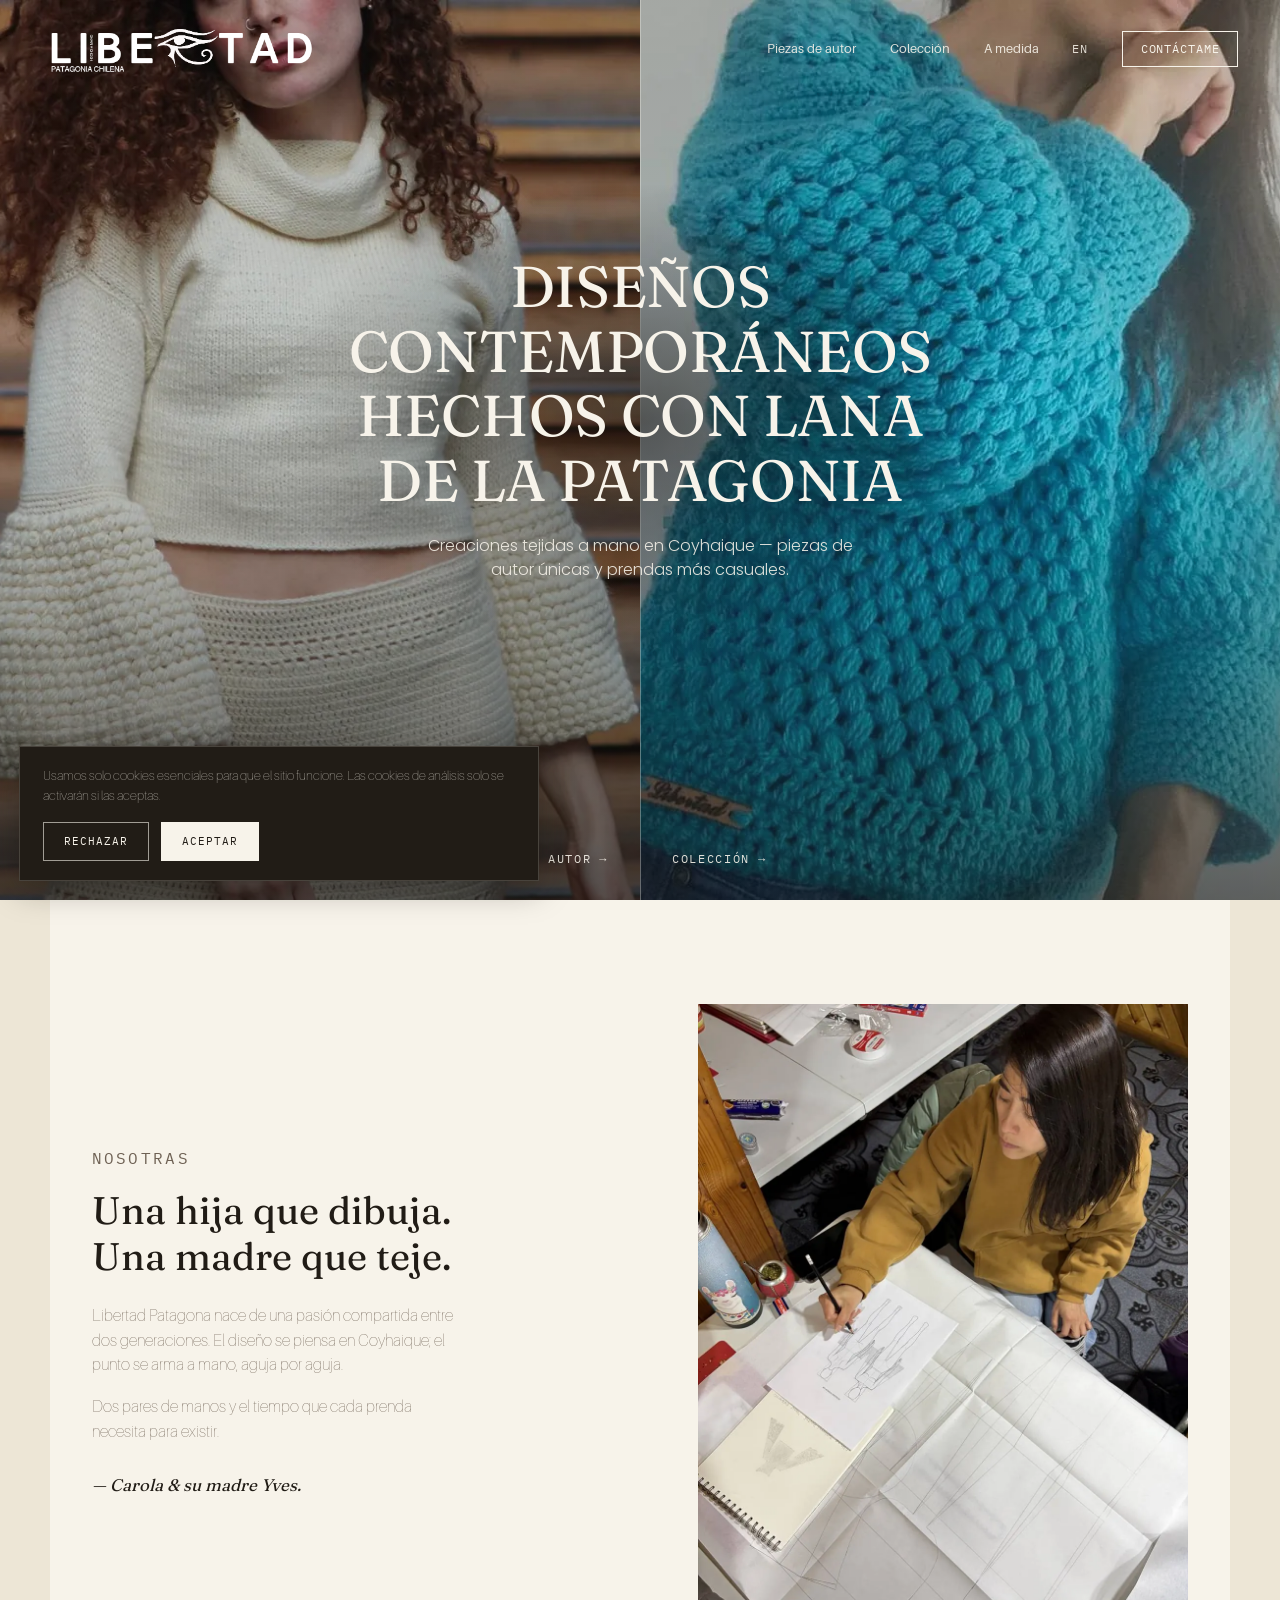
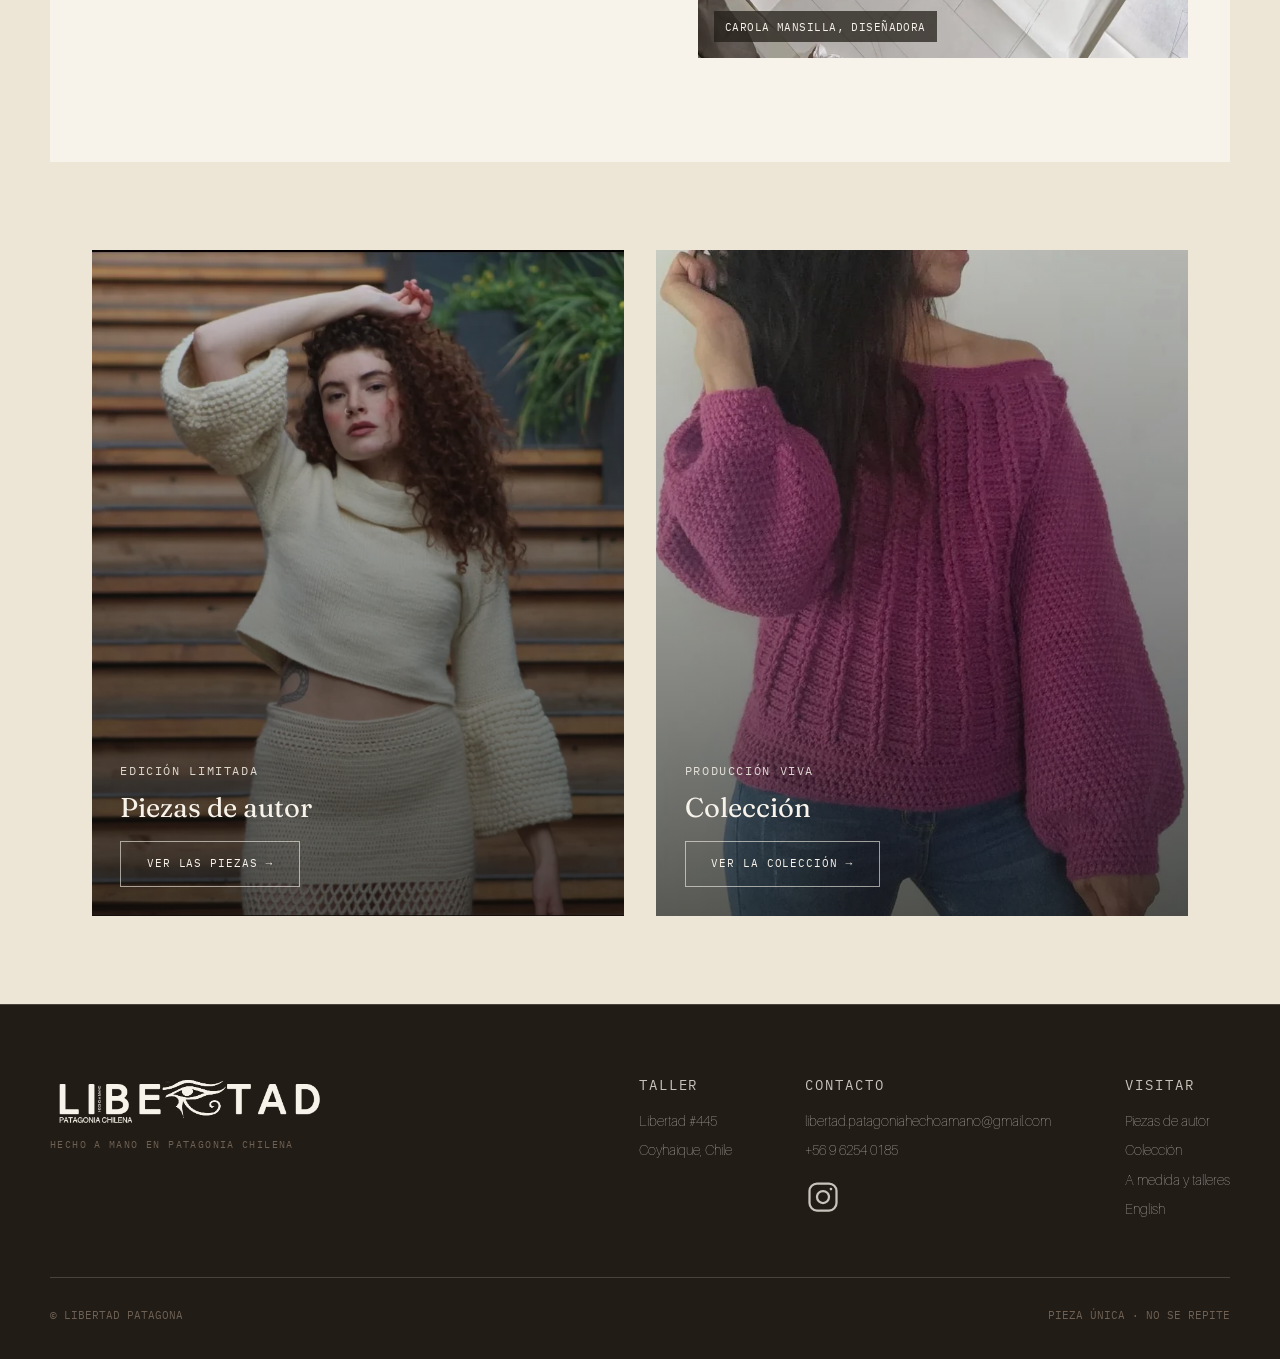
<file: index.html>
<!DOCTYPE html>

<html lang="es">
<head>
<meta charset="utf-8"/>
<meta content="width=device-width, initial-scale=1.0" name="viewport"/>
<title>Libertad Patagona — Dos líneas, un mismo taller</title>




<link as="font" crossorigin="" href="assets/fonts/fraunces-400.woff2" rel="preload" type="font/woff2"/><link as="font" crossorigin="" href="assets/fonts/aileron-400.woff2" rel="preload" type="font/woff2"/><link href="assets/css/style.css" rel="stylesheet"/><link href="/favicon.ico" rel="icon" sizes="48x48"/><link href="/icon-192.png" rel="icon" sizes="192x192" type="image/png"/><link href="/apple-touch-icon.png" rel="apple-touch-icon"/><meta content="Taller familiar de tejido en Coyhaique, Patagonia chilena. Piezas de autor en lana cruda y colección semanal en colores vivos, hechas a mano por Carola e Yves Mansilla." name="description"/><link href="https://www.libertadpatagona.cl/" rel="canonical"/><link href="https://www.libertadpatagona.cl/" hreflang="es" rel="alternate"/><link href="https://www.libertadpatagona.cl/en/" hreflang="en" rel="alternate"/><link href="https://www.libertadpatagona.cl/" hreflang="x-default" rel="alternate"/><meta content="website" property="og:type"/><meta content="Libertad Patagona — Dos líneas, un mismo taller" property="og:title"/><meta content="Taller familiar de tejido en Coyhaique, Patagonia chilena. Piezas de autor en lana cruda y colección semanal en colores vivos, hechas a mano por Carola e Yves Mansilla." property="og:description"/><meta content="https://www.libertadpatagona.cl/" property="og:url"/><meta content="https://www.libertadpatagona.cl/assets/img/og-image.png" property="og:image"/><meta content="image/png" property="og:image:type"/><meta content="1200" property="og:image:width"/><meta content="630" property="og:image:height"/><meta content="Libertad Patagona — hecho a mano en Patagonia chilena" property="og:image:alt"/><meta content="es_CL" property="og:locale"/><meta content="Libertad Patagona" property="og:site_name"/><meta content="summary_large_image" name="twitter:card"/><meta content="Libertad Patagona — Dos líneas, un mismo taller" name="twitter:title"/><meta content="Taller familiar de tejido en Coyhaique, Patagonia chilena. Piezas de autor en lana cruda y colección semanal en colores vivos, hechas a mano por Carola e Yves Mansilla." name="twitter:description"/><meta content="https://www.libertadpatagona.cl/assets/img/og-image.png" name="twitter:image"/><meta content="Libertad Patagona — hecho a mano en Patagonia chilena" name="twitter:image:alt"/><script type="application/ld+json">{
  "@context": "https://schema.org",
  "@type": "ClothingStore",
  "name": "Libertad Patagona",
  "description": "Taller familiar de tejido a mano en Coyhaique, Patagonia chilena.",
  "address": {
    "@type": "PostalAddress",
    "streetAddress": "Libertad #445",
    "addressLocality": "Coyhaique",
    "addressRegion": "Región de Aysén",
    "addressCountry": "CL"
  },
  "email": "libertad.patagoniahechoamano@gmail.com",
  "telephone": "+56962540185",
  "sameAs": ["https://www.instagram.com/libertad.patagona_hechoamano/"],
  "image": "https://www.libertadpatagona.cl/assets/img/pieza-crema-frente.webp"
}</script></head>
<body>
<header class="" id="siteHeader">
<a class="brand-block" href="index.html" style="display:flex;align-items:center;">
<div class="brand-logo">
<img alt="Libertad Patagona" class="logo-light" fetchpriority="high" height="84" loading="eager" src="assets/img/logo-header.png" width="462"/>
<img alt="Libertad Patagona" class="logo-dark" fetchpriority="high" height="91" loading="eager" src="assets/img/logo-footer.png" width="472"/>
</div>
</a>
<nav id="siteNav">
<a href="piezas-de-autor.html">Piezas de autor</a>
<a href="coleccion.html">Colección</a>
<a href="servicios.html">A medida</a>
<a class="lang-switch" href="en/index.html" hreflang="en" lang="en">EN</a>
<a class="nav-cta" href="https://wa.me/56962540185?text=Hola%2C%20les%20escribo%20desde%20el%20sitio%20web%20de%20Libertad%20Patagona." target="_blank" rel="noopener">Contáctame</a>
</nav>
<button class="nav-toggle" id="navToggle" type="button" aria-label="Abrir menú" aria-expanded="false" aria-controls="siteNav"><span></span><span></span></button>
</header>
<section class="hero">
<div class="hero-split">
<a class="hero-half hero-half-autor" href="piezas-de-autor.html" style="background-image:url('assets/img/diseno-patronaje.webp');">
<span class="hero-half-label mono">PIEZAS DE AUTOR <span class="arrow">→</span></span>
</a>
<a class="hero-half hero-half-coleccion" href="coleccion.html" style="background-image:url('assets/img/tejido-turquesa.webp');">
<span class="hero-half-label mono">COLECCIÓN <span class="arrow">→</span></span>
</a>
</div>
<div class="hero-seam"></div>
<div class="hero-center">
<h1 style="text-transform:uppercase;">Diseños contemporáneos hechos con lana de la Patagonia</h1>
<p>Creaciones tejidas a mano en Coyhaique — piezas de autor únicas y prendas más casuales.</p>
</div>
</section>
<div class="oficio reveal" id="oficio">
<div class="oficio-text">
<p class="eyebrow">Nosotras</p>
<h2>Una hija que dibuja.<br/>Una madre que teje.</h2>
<p>Libertad Patagona nace de una pasión compartida entre dos generaciones. El diseño se piensa en Coyhaique; el punto se arma a mano, aguja por aguja.</p>
<p>Dos pares de manos y el tiempo que cada prenda necesita para existir.</p>
<p class="signature">— Carola &amp; su madre Yves.</p>
</div>
<div class="oficio-img">
<img alt="Carola Mansilla dibujando el diseño de una pieza, Coyhaique" fetchpriority="high" height="1332" loading="eager" src="assets/img/pieza-crema-frente.webp" width="1000"/>
<span class="tag mono">CAROLA MANSILLA, DISEÑADORA</span>
</div>
</div>
<div class="paths reveal">
<a class="path-card" href="piezas-de-autor.html">
<img alt="Piezas de autor" height="1424" loading="lazy" src="assets/img/modelo.webp" width="950"/>
<div class="path-card-inner">
<p class="eyebrow">Edición limitada</p>
<h3>Piezas de autor</h3>
<span class="btn btn-light">Ver las piezas →</span>
</div>
</a>
<a class="path-card" href="coleccion.html">
<img alt="Colección" height="950" loading="lazy" src="assets/img/pieza-magenta-espalda.webp" width="950"/>
<div class="path-card-inner">
<p class="eyebrow">Producción viva</p>
<h3>Colección</h3>
<span class="btn btn-light">Ver la colección →</span>
</div>
</a>
</div>
<footer id="contacto">
<div class="footer-top">
<div class="footer-logo">
<div aria-label="Libertad Patagona" class="footer-logo-mark" role="img"></div>
<small>HECHO A MANO EN PATAGONIA CHILENA</small>
</div>
<div class="footer-cols">
<div class="footer-col">
<p class="eyebrow">Taller</p>
<p>Libertad #445</p>
<p>Coyhaique, Chile</p>
</div>
<div class="footer-col">
<p class="eyebrow">Contacto</p>
<a href="mailto:libertad.patagoniahechoamano@gmail.com">libertad.patagoniahechoamano@gmail.com</a>
<a href="https://wa.me/56962540185">+56 9 6254 0185</a>
<div class="footer-social">
<a href="https://www.instagram.com/libertad.patagona_hechoamano/" target="_blank" rel="noopener" aria-label="Instagram de Libertad Patagona">
<svg xmlns="http://www.w3.org/2000/svg" viewBox="0 0 24 24" width="36" height="36" fill="none" stroke="currentColor" stroke-width="1.5" stroke-linecap="round" stroke-linejoin="round" aria-hidden="true"><rect x="3" y="3" width="18" height="18" rx="5"/><circle cx="12" cy="12" r="4"/><circle cx="17.3" cy="6.7" r="0.9" fill="currentColor" stroke="none"/></svg>
</a>
</div>
</div>
<div class="footer-col">
<p class="eyebrow">Visitar</p>
<a href="piezas-de-autor.html">Piezas de autor</a>
<a href="coleccion.html">Colección</a>
<a href="servicios.html">A medida y talleres</a>
<a href="en/index.html" hreflang="en" lang="en">English</a>
</div>
</div>
</div>
<div class="footer-bottom">
<span>© LIBERTAD PATAGONA</span>
<span>PIEZA ÚNICA · NO SE REPITE</span>
</div>
</footer>
<script>
  const header = document.getElementById('siteHeader');
  if(!header.classList.contains('static')){
    const onScroll = () => { if (window.scrollY > 60) header.classList.add('solid'); else header.classList.remove('solid'); };
    window.addEventListener('scroll', onScroll, {passive:true});
    onScroll();
  }
  const prefersReduced = window.matchMedia('(prefers-reduced-motion: reduce)').matches;
  if(!prefersReduced && 'IntersectionObserver' in window){
    const obs = new IntersectionObserver((entries)=>{
      entries.forEach(e=>{ if(e.isIntersecting){ e.target.classList.add('in'); obs.unobserve(e.target); } });
    }, {threshold:0.12});
    document.querySelectorAll('.reveal').forEach(el=>obs.observe(el));
  } else {
    document.querySelectorAll('.reveal').forEach(el=>el.classList.add('in'));
  }
</script>
<script defer src="assets/js/nav.js"></script>
<script defer src="assets/js/cookies.js"></script>
</body>
</html>
</file>
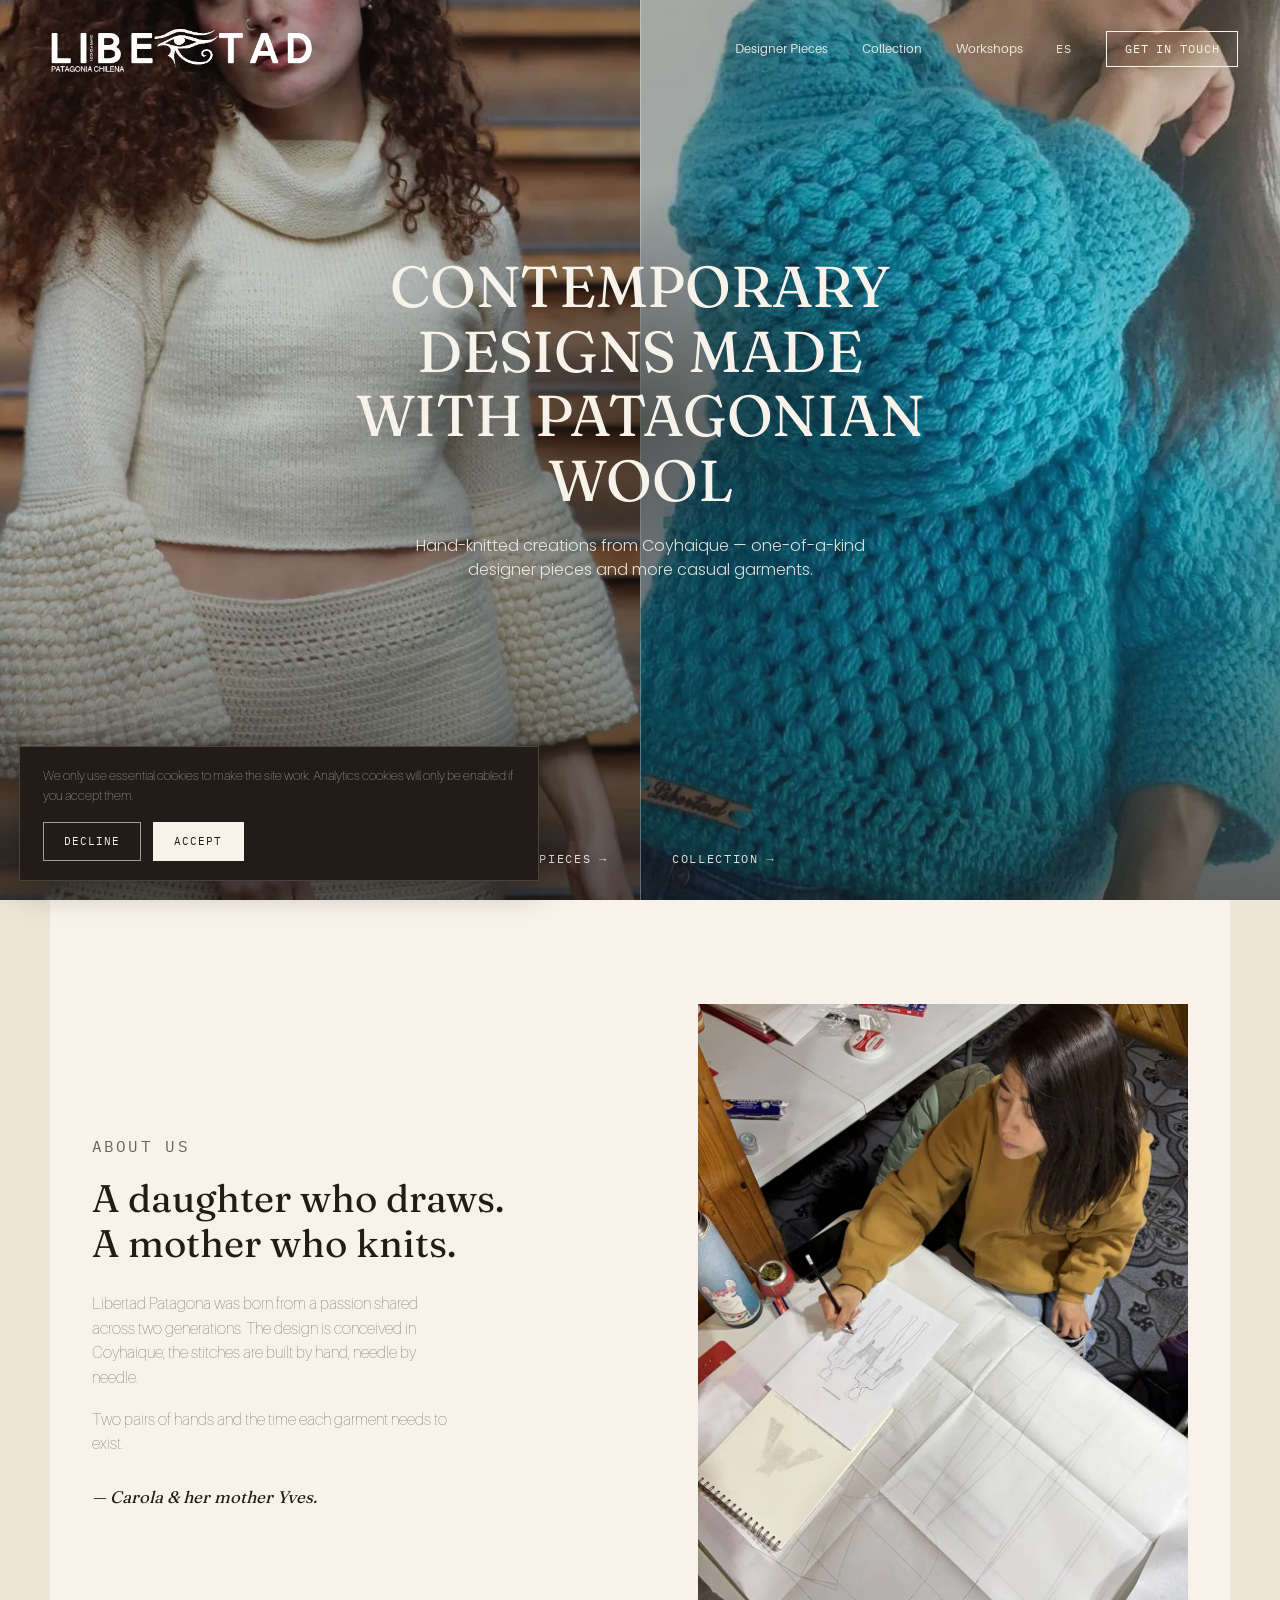
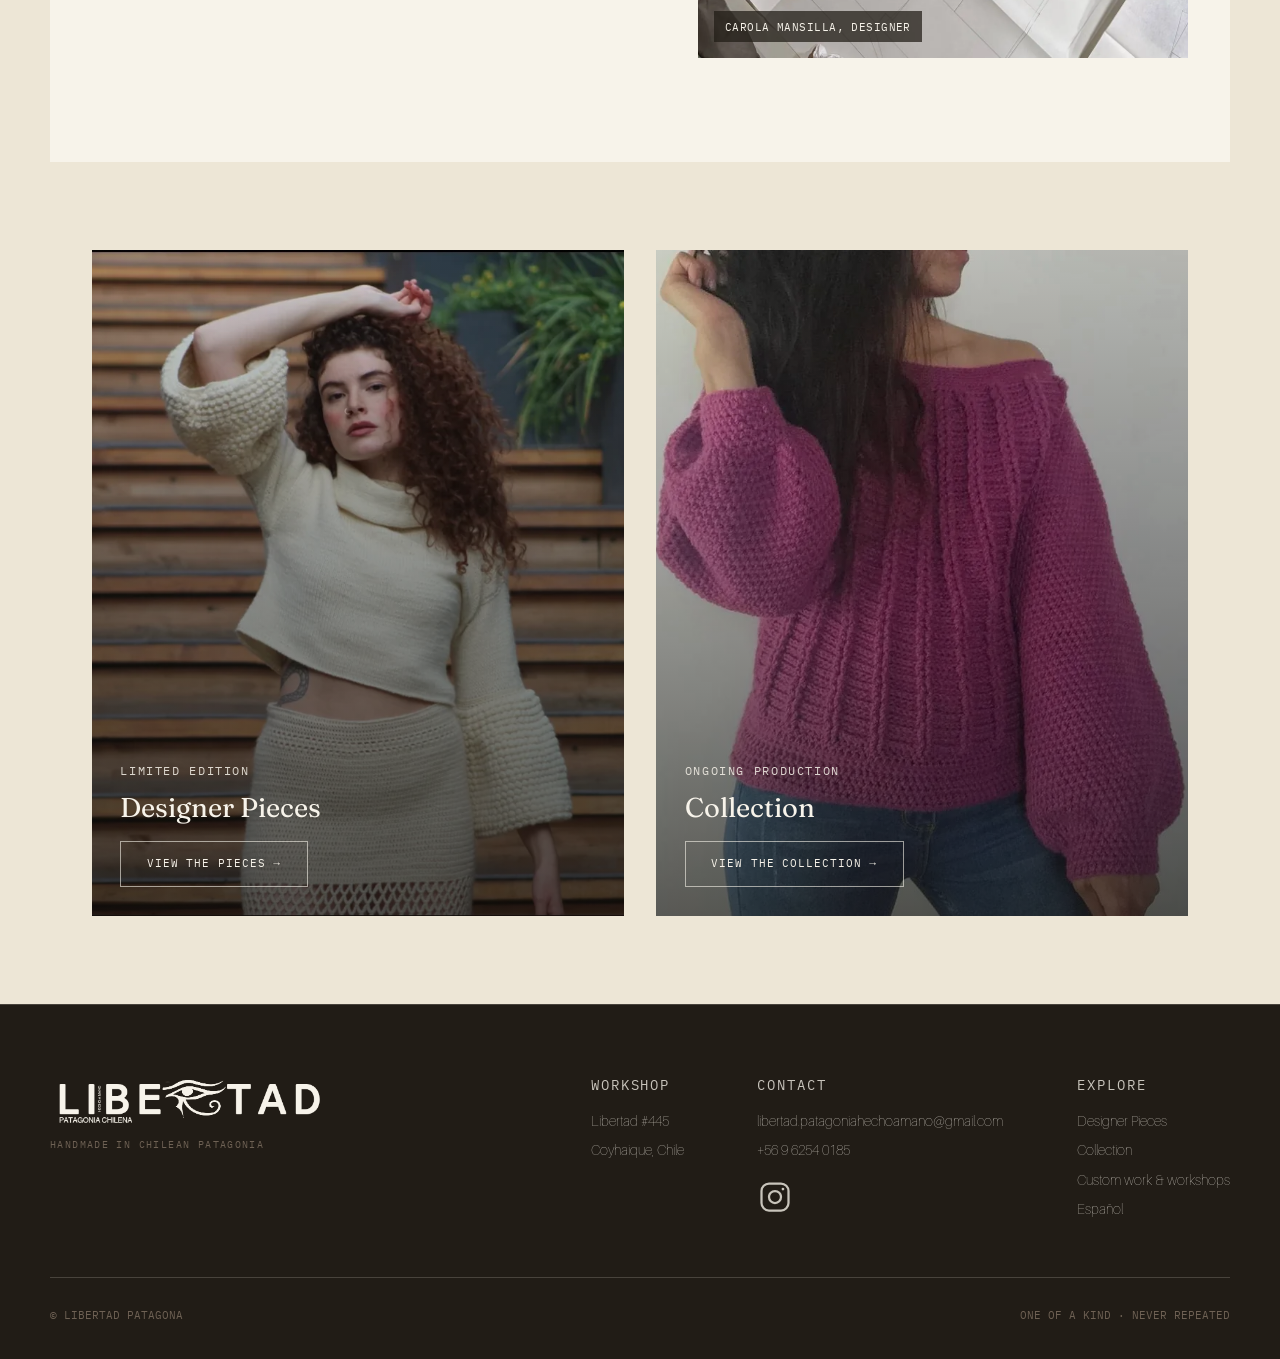
<file: en/index.html>
<!DOCTYPE html>

<html lang="en">
<head>
<meta charset="utf-8"/>
<meta content="width=device-width, initial-scale=1.0" name="viewport"/>
<title>Libertad Patagona — Two lines, one workshop</title>




<link as="font" crossorigin="" href="../assets/fonts/fraunces-400.woff2" rel="preload" type="font/woff2"/><link as="font" crossorigin="" href="../assets/fonts/aileron-400.woff2" rel="preload" type="font/woff2"/><link href="../assets/css/style.css" rel="stylesheet"/><link href="/favicon.ico" rel="icon" sizes="48x48"/><link href="/icon-192.png" rel="icon" sizes="192x192" type="image/png"/><link href="/apple-touch-icon.png" rel="apple-touch-icon"/><meta content="Family hand-knitting workshop in Coyhaique, Chilean Patagonia. Designer pieces in raw wool and a weekly collection in vivid colors, handmade by Carola and Yves Mansilla." name="description"/><link href="https://www.libertadpatagona.cl/en/" rel="canonical"/><link href="https://www.libertadpatagona.cl/" hreflang="es" rel="alternate"/><link href="https://www.libertadpatagona.cl/en/" hreflang="en" rel="alternate"/><link href="https://www.libertadpatagona.cl/" hreflang="x-default" rel="alternate"/><meta content="website" property="og:type"/><meta content="Libertad Patagona — Two lines, one workshop" property="og:title"/><meta content="Family hand-knitting workshop in Coyhaique, Chilean Patagonia. Designer pieces in raw wool and a weekly collection in vivid colors, handmade by Carola and Yves Mansilla." property="og:description"/><meta content="https://www.libertadpatagona.cl/en/" property="og:url"/><meta content="https://www.libertadpatagona.cl/assets/img/og-image.png" property="og:image"/><meta content="image/png" property="og:image:type"/><meta content="1200" property="og:image:width"/><meta content="630" property="og:image:height"/><meta content="Libertad Patagona — handmade in Chilean Patagonia" property="og:image:alt"/><meta content="en_US" property="og:locale"/><meta content="Libertad Patagona" property="og:site_name"/><meta content="summary_large_image" name="twitter:card"/><meta content="Libertad Patagona — Two lines, one workshop" name="twitter:title"/><meta content="Family hand-knitting workshop in Coyhaique, Chilean Patagonia. Designer pieces in raw wool and a weekly collection in vivid colors, handmade by Carola and Yves Mansilla." name="twitter:description"/><meta content="https://www.libertadpatagona.cl/assets/img/og-image.png" name="twitter:image"/><meta content="Libertad Patagona — handmade in Chilean Patagonia" name="twitter:image:alt"/><script type="application/ld+json">{
  "@context": "https://schema.org",
  "@type": "ClothingStore",
  "name": "Libertad Patagona",
  "description": "Family hand-knitting workshop in Coyhaique, Chilean Patagonia.",
  "address": {
    "@type": "PostalAddress",
    "streetAddress": "Libertad #445",
    "addressLocality": "Coyhaique",
    "addressRegion": "Región de Aysén",
    "addressCountry": "CL"
  },
  "email": "libertad.patagoniahechoamano@gmail.com",
  "telephone": "+56962540185",
  "sameAs": ["https://www.instagram.com/libertad.patagona_hechoamano/"],
  "image": "https://www.libertadpatagona.cl/assets/img/pieza-crema-frente.webp"
}</script></head>
<body>
<header class="" id="siteHeader">
<a class="brand-block" href="index.html" style="display:flex;align-items:center;">
<div class="brand-logo">
<img alt="Libertad Patagona" class="logo-light" fetchpriority="high" height="84" loading="eager" src="../assets/img/logo-header.png" width="462"/>
<img alt="Libertad Patagona" class="logo-dark" fetchpriority="high" height="91" loading="eager" src="../assets/img/logo-footer.png" width="472"/>
</div>
</a>
<nav id="siteNav">
<a href="piezas-de-autor.html">Designer Pieces</a>
<a href="coleccion.html">Collection</a>
<a href="servicios.html">Workshops</a>
<a class="lang-switch" href="../index.html" hreflang="es" lang="es">ES</a>
<a class="nav-cta" href="https://wa.me/56962540185?text=Hello%2C%20I%27m%20writing%20from%20the%20Libertad%20Patagona%20website." target="_blank" rel="noopener">Get in touch</a>
</nav>
<button class="nav-toggle" id="navToggle" type="button" aria-label="Open menu" data-label-open="Open menu" data-label-close="Close menu" aria-expanded="false" aria-controls="siteNav"><span></span><span></span></button>
</header>
<section class="hero">
<div class="hero-split">
<a class="hero-half hero-half-autor" href="piezas-de-autor.html" style="background-image:url('../assets/img/diseno-patronaje.webp');">
<span class="hero-half-label mono">DESIGNER PIECES <span class="arrow">→</span></span>
</a>
<a class="hero-half hero-half-coleccion" href="coleccion.html" style="background-image:url('../assets/img/tejido-turquesa.webp');">
<span class="hero-half-label mono">COLLECTION <span class="arrow">→</span></span>
</a>
</div>
<div class="hero-seam"></div>
<div class="hero-center">
<h1 style="text-transform:uppercase;">Contemporary designs made with Patagonian wool</h1>
<p>Hand-knitted creations from Coyhaique — one-of-a-kind designer pieces and more casual garments.</p>
</div>
</section>
<div class="oficio reveal" id="oficio">
<div class="oficio-text">
<p class="eyebrow">About us</p>
<h2>A daughter who draws.<br/>A mother who knits.</h2>
<p>Libertad Patagona was born from a passion shared across two generations. The design is conceived in Coyhaique; the stitches are built by hand, needle by needle.</p>
<p>Two pairs of hands and the time each garment needs to exist.</p>
<p class="signature">— Carola &amp; her mother Yves.</p>
</div>
<div class="oficio-img">
<img alt="Carola Mansilla sketching the design of a piece, Coyhaique" fetchpriority="high" height="1332" loading="eager" src="../assets/img/pieza-crema-frente.webp" width="1000"/>
<span class="tag mono">CAROLA MANSILLA, DESIGNER</span>
</div>
</div>
<div class="paths reveal">
<a class="path-card" href="piezas-de-autor.html">
<img alt="Designer Pieces" height="1424" loading="lazy" src="../assets/img/modelo.webp" width="950"/>
<div class="path-card-inner">
<p class="eyebrow">Limited edition</p>
<h3>Designer Pieces</h3>
<span class="btn btn-light">View the pieces →</span>
</div>
</a>
<a class="path-card" href="coleccion.html">
<img alt="Collection" height="950" loading="lazy" src="../assets/img/pieza-magenta-espalda.webp" width="950"/>
<div class="path-card-inner">
<p class="eyebrow">Ongoing production</p>
<h3>Collection</h3>
<span class="btn btn-light">View the collection →</span>
</div>
</a>
</div>
<footer id="contacto">
<div class="footer-top">
<div class="footer-logo">
<div aria-label="Libertad Patagona" class="footer-logo-mark" role="img"></div>
<small>HANDMADE IN CHILEAN PATAGONIA</small>
</div>
<div class="footer-cols">
<div class="footer-col">
<p class="eyebrow">Workshop</p>
<p>Libertad #445</p>
<p>Coyhaique, Chile</p>
</div>
<div class="footer-col">
<p class="eyebrow">Contact</p>
<a href="mailto:libertad.patagoniahechoamano@gmail.com">libertad.patagoniahechoamano@gmail.com</a>
<a href="https://wa.me/56962540185">+56 9 6254 0185</a>
<div class="footer-social">
<a href="https://www.instagram.com/libertad.patagona_hechoamano/" target="_blank" rel="noopener" aria-label="Libertad Patagona on Instagram">
<svg xmlns="http://www.w3.org/2000/svg" viewBox="0 0 24 24" width="36" height="36" fill="none" stroke="currentColor" stroke-width="1.5" stroke-linecap="round" stroke-linejoin="round" aria-hidden="true"><rect x="3" y="3" width="18" height="18" rx="5"/><circle cx="12" cy="12" r="4"/><circle cx="17.3" cy="6.7" r="0.9" fill="currentColor" stroke="none"/></svg>
</a>
</div>
</div>
<div class="footer-col">
<p class="eyebrow">Explore</p>
<a href="piezas-de-autor.html">Designer Pieces</a>
<a href="coleccion.html">Collection</a>
<a href="servicios.html">Custom work &amp; workshops</a>
<a href="../index.html" hreflang="es" lang="es">Español</a>
</div>
</div>
</div>
<div class="footer-bottom">
<span>© LIBERTAD PATAGONA</span>
<span>ONE OF A KIND · NEVER REPEATED</span>
</div>
</footer>
<script>
  const header = document.getElementById('siteHeader');
  if(!header.classList.contains('static')){
    const onScroll = () => { if (window.scrollY > 60) header.classList.add('solid'); else header.classList.remove('solid'); };
    window.addEventListener('scroll', onScroll, {passive:true});
    onScroll();
  }
  const prefersReduced = window.matchMedia('(prefers-reduced-motion: reduce)').matches;
  if(!prefersReduced && 'IntersectionObserver' in window){
    const obs = new IntersectionObserver((entries)=>{
      entries.forEach(e=>{ if(e.isIntersecting){ e.target.classList.add('in'); obs.unobserve(e.target); } });
    }, {threshold:0.12});
    document.querySelectorAll('.reveal').forEach(el=>obs.observe(el));
  } else {
    document.querySelectorAll('.reveal').forEach(el=>el.classList.add('in'));
  }
</script>
<script defer src="../assets/js/nav.js"></script>
<script defer src="../assets/js/cookies.js"></script>
</body>
</html>
</file>
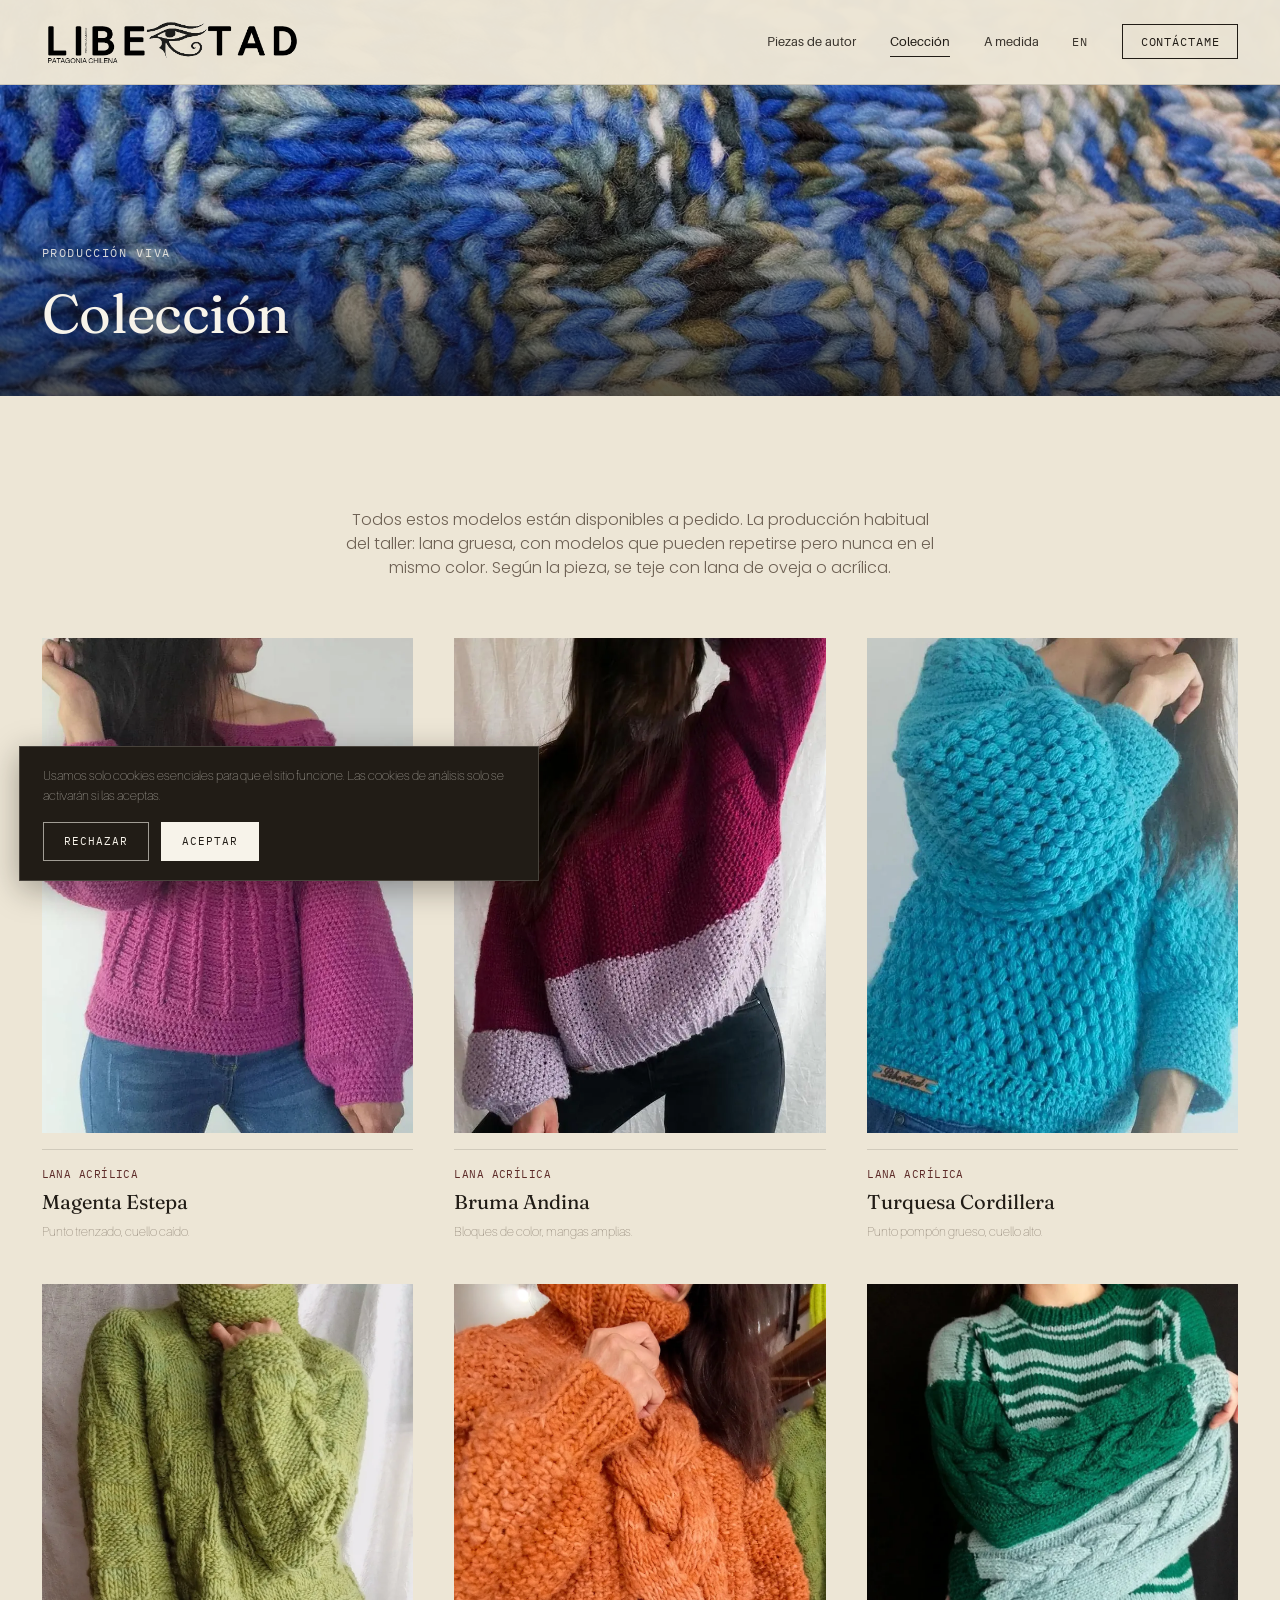
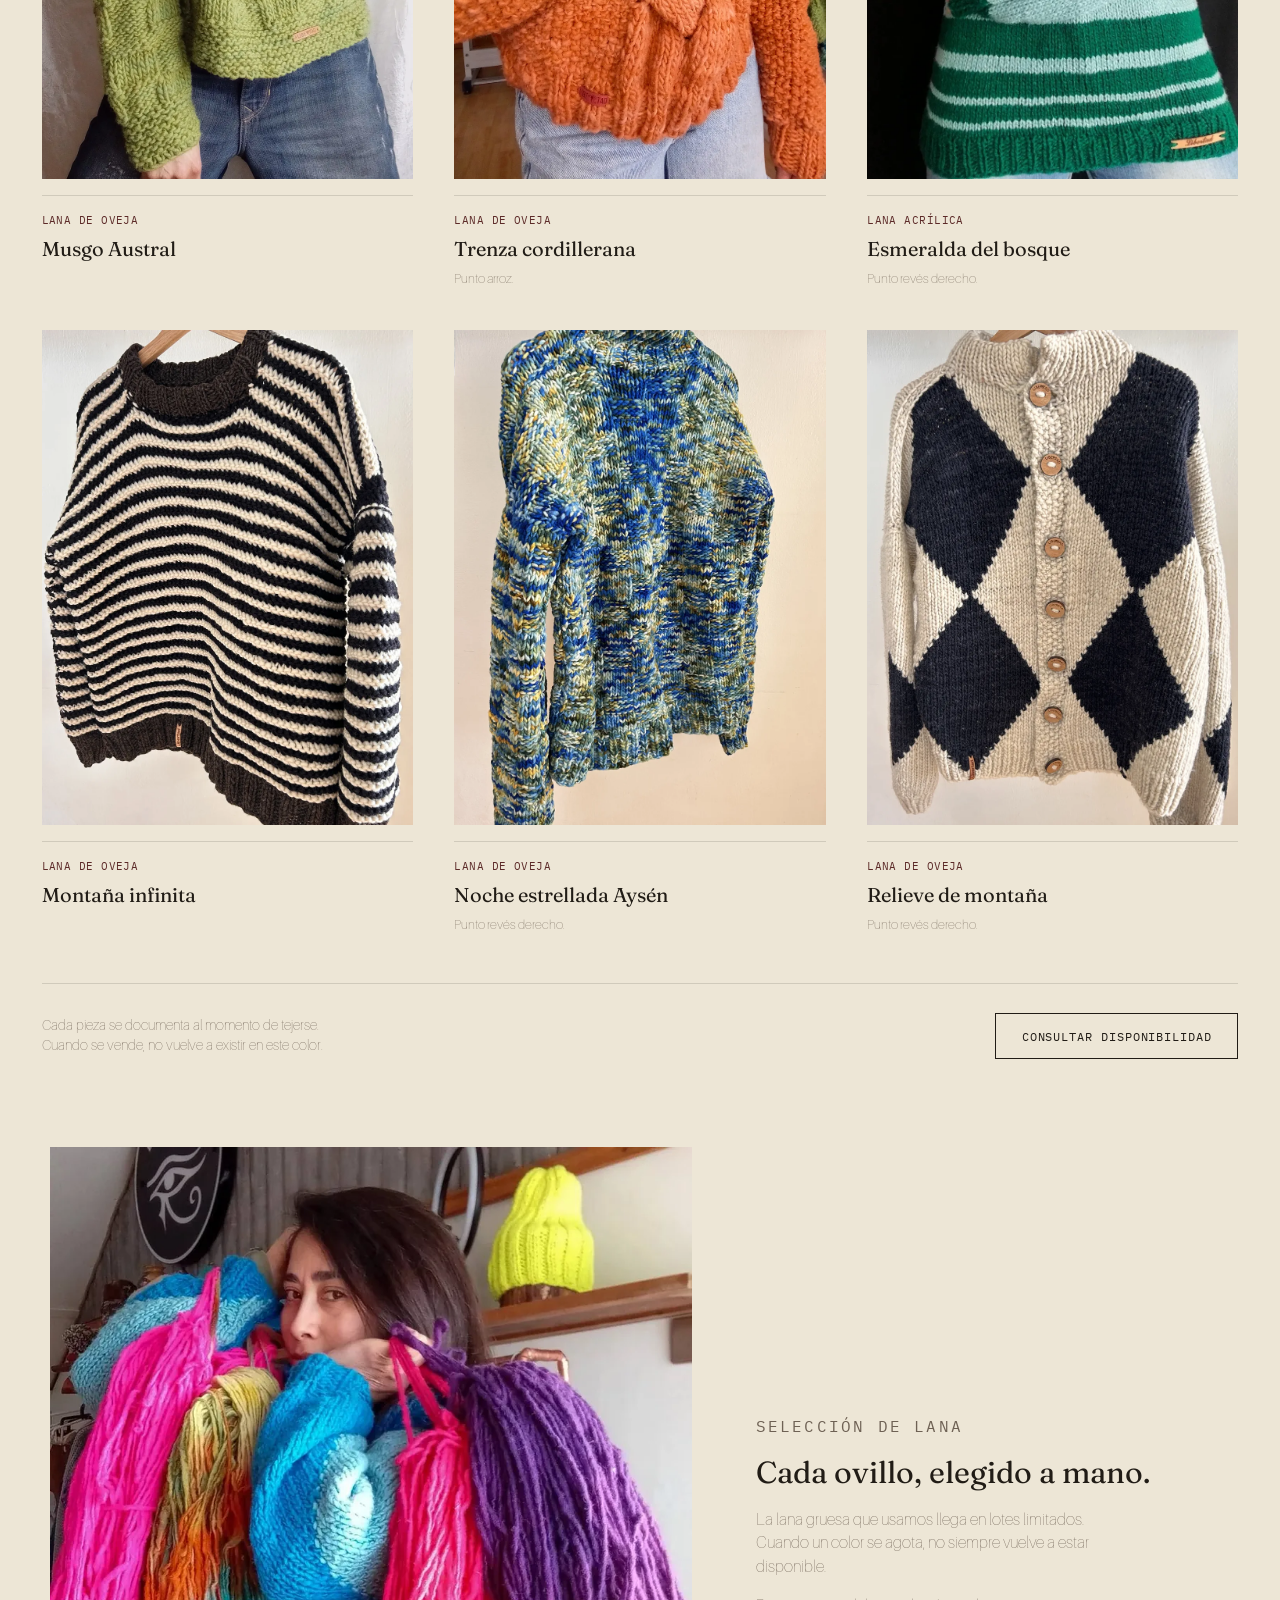
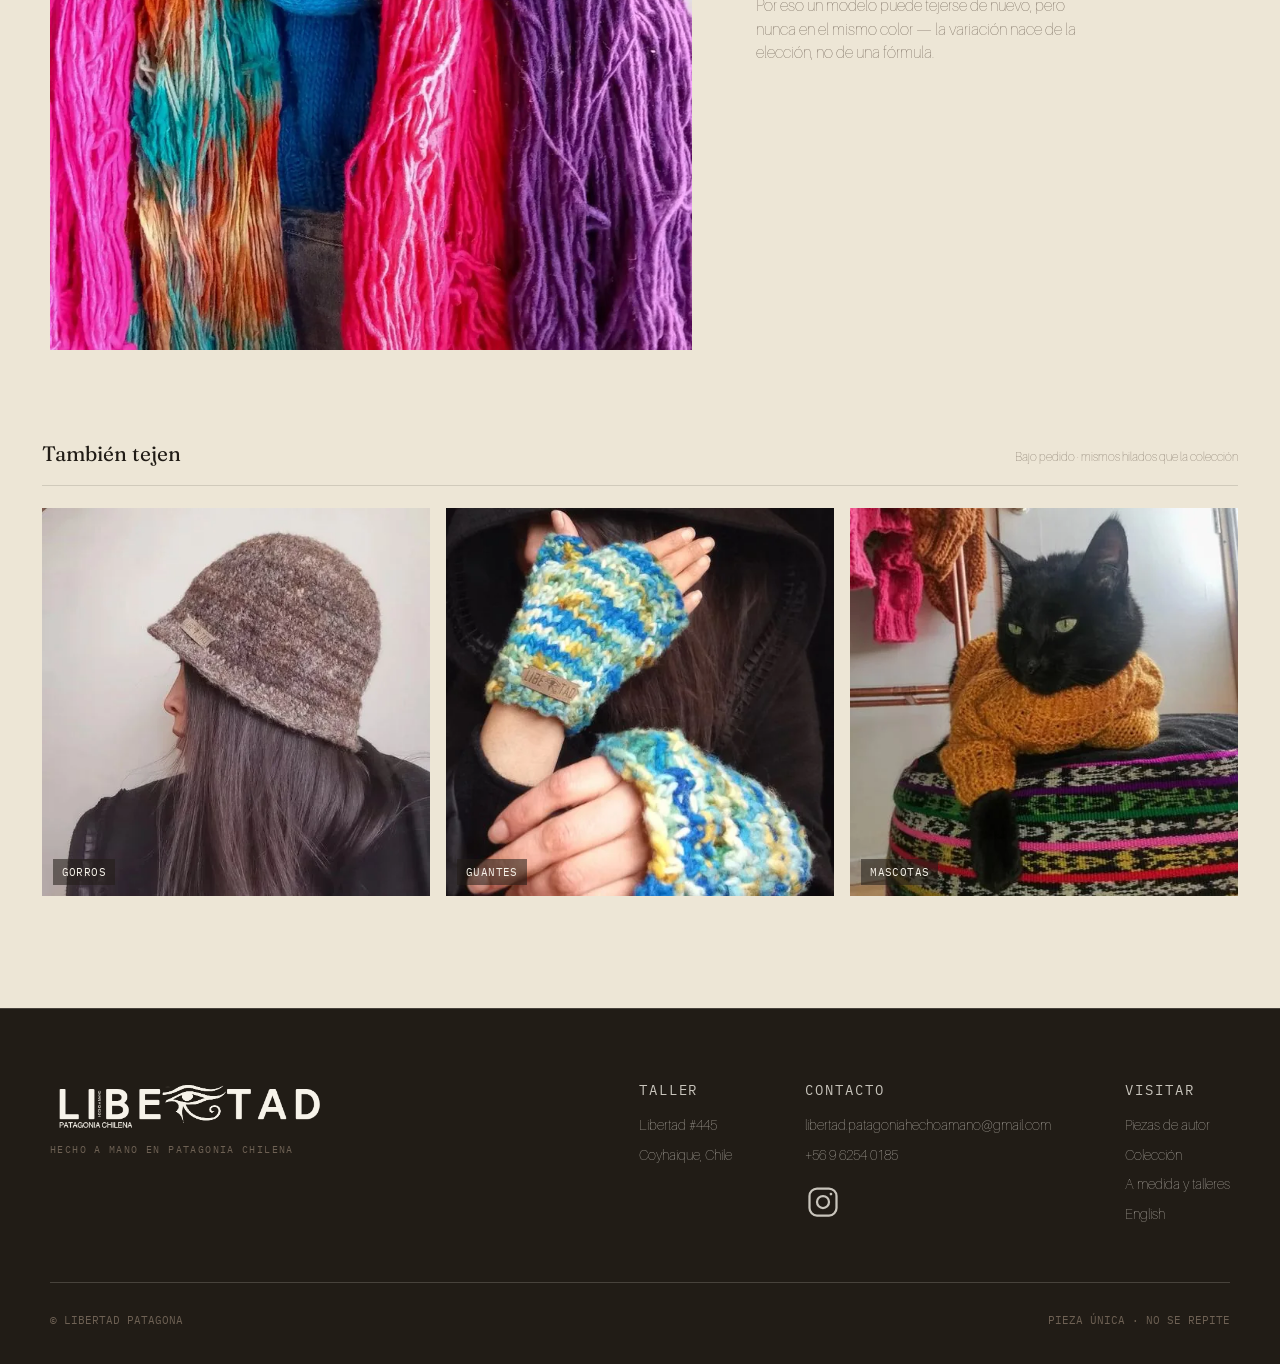
<file: coleccion.html>
<!DOCTYPE html>

<html lang="es">
<head>
<meta charset="utf-8"/>
<meta content="width=device-width, initial-scale=1.0" name="viewport"/>
<title>Colección — Libertad Patagona</title>




<link as="font" crossorigin="" href="assets/fonts/fraunces-400.woff2" rel="preload" type="font/woff2"/><link as="font" crossorigin="" href="assets/fonts/aileron-400.woff2" rel="preload" type="font/woff2"/><link href="assets/css/style.css" rel="stylesheet"/><link href="/favicon.ico" rel="icon" sizes="48x48"/><link href="/icon-192.png" rel="icon" sizes="192x192" type="image/png"/><link href="/apple-touch-icon.png" rel="apple-touch-icon"/><meta content="Colección semanal de tejidos gruesos en colores vivos: sweaters, gorros, guantes y accesorios hechos a mano en Coyhaique, en lana de oveja o acrílica." name="description"/><link href="https://www.libertadpatagona.cl/coleccion.html" rel="canonical"/><link href="https://www.libertadpatagona.cl/coleccion.html" hreflang="es" rel="alternate"/><link href="https://www.libertadpatagona.cl/en/coleccion.html" hreflang="en" rel="alternate"/><link href="https://www.libertadpatagona.cl/coleccion.html" hreflang="x-default" rel="alternate"/><meta content="website" property="og:type"/><meta content="Colección — Libertad Patagona" property="og:title"/><meta content="Colección semanal de tejidos gruesos en colores vivos: sweaters, gorros, guantes y accesorios hechos a mano en Coyhaique, en lana de oveja o acrílica." property="og:description"/><meta content="https://www.libertadpatagona.cl/coleccion.html" property="og:url"/><meta content="https://www.libertadpatagona.cl/assets/img/og-image.png" property="og:image"/><meta content="image/png" property="og:image:type"/><meta content="1200" property="og:image:width"/><meta content="630" property="og:image:height"/><meta content="Libertad Patagona — hecho a mano en Patagonia chilena" property="og:image:alt"/><meta content="es_CL" property="og:locale"/><meta content="Libertad Patagona" property="og:site_name"/><meta content="summary_large_image" name="twitter:card"/><meta content="Colección — Libertad Patagona" name="twitter:title"/><meta content="Colección semanal de tejidos gruesos en colores vivos: sweaters, gorros, guantes y accesorios hechos a mano en Coyhaique, en lana de oveja o acrílica." name="twitter:description"/><meta content="https://www.libertadpatagona.cl/assets/img/og-image.png" name="twitter:image"/><meta content="Libertad Patagona — hecho a mano en Patagonia chilena" name="twitter:image:alt"/><script type="application/ld+json">{
  "@context": "https://schema.org",
  "@type": "ClothingStore",
  "name": "Libertad Patagona",
  "description": "Taller familiar de tejido a mano en Coyhaique, Patagonia chilena.",
  "address": {
    "@type": "PostalAddress",
    "streetAddress": "Libertad #445",
    "addressLocality": "Coyhaique",
    "addressRegion": "Región de Aysén",
    "addressCountry": "CL"
  },
  "email": "libertad.patagoniahechoamano@gmail.com",
  "telephone": "+56962540185",
  "image": "https://www.libertadpatagona.cl/assets/img/pieza-crema-frente.webp"
}</script></head>
<body>
<header class="static" id="siteHeader">
<a class="brand-block" href="index.html" style="display:flex;align-items:center;">
<div class="brand-logo">
<img alt="Libertad Patagona" class="logo-light" fetchpriority="high" height="84" loading="eager" src="assets/img/logo-header.png" width="462"/>
<img alt="Libertad Patagona" class="logo-dark" fetchpriority="high" height="91" loading="eager" src="assets/img/logo-footer.png" width="472"/>
</div>
</a>
<nav id="siteNav">
<a href="piezas-de-autor.html">Piezas de autor</a>
<a class="current" href="coleccion.html">Colección</a>
<a href="servicios.html">A medida</a>
<a class="lang-switch" href="en/coleccion.html" hreflang="en" lang="en">EN</a>
<a class="nav-cta" href="https://wa.me/56962540185?text=Hola%2C%20les%20escribo%20desde%20el%20sitio%20web%20de%20Libertad%20Patagona." target="_blank" rel="noopener">Contáctame</a>
</nav>
<button class="nav-toggle" id="navToggle" type="button" aria-label="Abrir menú" aria-expanded="false" aria-controls="siteNav"><span></span><span></span></button>
</header>
<div class="page-banner" style="background-image:url('assets/img/24b.webp'); background-position:center 25%;">
<div class="page-banner-inner">
<p class="eyebrow">Producción viva</p>
<h1>Colección</h1>
</div>
</div>
<section class="coleccion" id="coleccion">
<p class="section-intro reveal">Todos estos modelos están disponibles a pedido. La producción habitual del taller: lana gruesa, con modelos que pueden repetirse pero nunca en el mismo color. Según la pieza, se teje con lana de oveja o acrílica.</p>
<div class="grid">
<div class="card reveal">
<div class="card-img">
<img alt="Pieza Magenta Estepa, tejido a mano" height="950" loading="lazy" src="assets/img/pieza-magenta-espalda.webp" width="950"/>

</div>
<div class="card-ledger">
<p class="code mono">LANA ACRÍLICA</p>
<p class="card-name">Magenta Estepa</p>
<p class="card-desc">Punto trenzado, cuello caído.</p>
</div>
</div>
<div class="card reveal">
<div class="card-img">
<img alt="Pieza Bruma Andina, tejido a mano" fetchpriority="high" height="950" loading="eager" src="assets/img/bruma-andina.webp" width="950"/>

</div>
<div class="card-ledger">
<p class="code mono">LANA ACRÍLICA</p>
<p class="card-name">Bruma Andina</p>
<p class="card-desc">Bloques de color, mangas amplias.</p>
</div>
</div>
<div class="card reveal">
<div class="card-img">
<img alt="Pieza Turquesa Cordillera, tejido a mano" height="950" loading="lazy" src="assets/img/tejido-turquesa.webp" width="950"/>

</div>
<div class="card-ledger">
<p class="code mono">LANA ACRÍLICA</p>
<p class="card-name">Turquesa Cordillera</p>
<p class="card-desc">Punto pompón grueso, cuello alto.</p>
</div>
</div>
<div class="card reveal">
<div class="card-img">
<img alt="Pieza Musgo Austral, tejido a mano" height="1267" loading="lazy" src="assets/img/pieza-verde-musgo.webp" width="950"/>
</div>
<div class="card-ledger">
<p class="code mono">LANA DE OVEJA</p>
<p class="card-name">Musgo Austral</p>
</div>
</div>
<div class="card reveal">
<div class="card-img">
<img alt="Pieza Trenza cordillerana, tejido a mano" height="1267" loading="lazy" src="assets/img/pieza-naranja-trenza.webp" width="950"/>
</div>
<div class="card-ledger">
<p class="code mono">LANA DE OVEJA</p>
<p class="card-name">Trenza cordillerana</p>
<p class="card-desc">Punto arroz.</p>
</div>
</div>
<div class="card reveal">
<div class="card-img">
<img alt="Pieza Esmeralda del bosque, tejido a mano" height="1267" loading="lazy" src="assets/img/pieza-verde-rayas.webp" width="950"/>
</div>
<div class="card-ledger">
<p class="code mono">LANA ACRÍLICA</p>
<p class="card-name">Esmeralda del bosque</p>
<p class="card-desc">Punto revés derecho.</p>
</div>
</div>
<div class="card reveal">
<div class="card-img">
<img alt="Pieza Montaña infinita, tejido a mano" height="1267" loading="lazy" src="assets/img/pieza-blanco-negro-rayas.webp" width="950"/>
</div>
<div class="card-ledger">
<p class="code mono">LANA DE OVEJA</p>
<p class="card-name">Montaña infinita</p>
</div>
</div>
<div class="card reveal">
<div class="card-img">
<img alt="Pieza Noche estrellada Aysén, tejido a mano" height="1267" loading="lazy" src="assets/img/pieza-azul-multicolor.webp" width="950"/>
</div>
<div class="card-ledger">
<p class="code mono">LANA DE OVEJA</p>
<p class="card-name">Noche estrellada Aysén</p>
<p class="card-desc">Punto revés derecho.</p>
</div>
</div>
<div class="card reveal">
<div class="card-img">
<img alt="Pieza Relieve de montaña, tejido a mano" height="1267" loading="lazy" src="assets/img/pieza-argyle-botones.webp" width="950"/>
</div>
<div class="card-ledger">
<p class="code mono">LANA DE OVEJA</p>
<p class="card-name">Relieve de montaña</p>
<p class="card-desc">Punto revés derecho.</p>
</div>
</div>
</div>
<div class="coleccion-foot reveal">
<p>Cada pieza se documenta al momento de tejerse. Cuando se vende, no vuelve a existir en este color.</p>
<a class="btn" href="https://wa.me/56962540185?text=Hola%2C%20me%20interesa%20una%20pieza%20de%20su%20colección" target="_blank" rel="noopener">Consultar disponibilidad</a>
</div>
<div class="tenido reveal">
<img alt="Selección de ovillos de lana, Libertad Patagona" height="1125" loading="lazy" src="assets/img/ovillos-color.webp" width="900"/>
<div class="tenido-text">
<p class="eyebrow">Selección de lana</p>
<h3>Cada ovillo, elegido a mano.</h3>
<p>La lana gruesa que usamos llega en lotes limitados. Cuando un color se agota, no siempre vuelve a estar disponible.</p>
<p>Por eso un modelo puede tejerse de nuevo, pero nunca en el mismo color — la variación nace de la elección, no de una fórmula.</p>
</div>
</div>
<div class="eclectico reveal">
<div class="eclectico-head">
<h4>También tejen</h4>
<span>Bajo pedido · mismos hilados que la colección</span>
</div>
<div class="eclectico-grid">
<div class="eclectico-tile">
<img alt="Gorros tejidos a mano" height="500" loading="lazy" src="assets/img/gorro-tostado.webp" width="500"/>
<span class="label mono">GORROS</span>
</div>
<div class="eclectico-tile">
<img alt="Guantes tejidos a mano" height="500" loading="lazy" src="assets/img/guantes-turquesa.webp" width="500"/>
<span class="label mono">GUANTES</span>
</div>
<div class="eclectico-tile">
<img alt="Ropa tejida para mascotas" height="500" loading="lazy" src="assets/img/gato-mostaza.webp" width="500"/>
<span class="label mono">MASCOTAS</span>
</div>
</div>
</div>
</section>
<footer id="contacto">
<div class="footer-top">
<div class="footer-logo">
<div aria-label="Libertad Patagona" class="footer-logo-mark" role="img"></div>
<small>HECHO A MANO EN PATAGONIA CHILENA</small>
</div>
<div class="footer-cols">
<div class="footer-col">
<p class="eyebrow">Taller</p>
<p>Libertad #445</p>
<p>Coyhaique, Chile</p>
</div>
<div class="footer-col">
<p class="eyebrow">Contacto</p>
<a href="mailto:libertad.patagoniahechoamano@gmail.com">libertad.patagoniahechoamano@gmail.com</a>
<a href="https://wa.me/56962540185">+56 9 6254 0185</a>
<div class="footer-social">
<a href="https://www.instagram.com/libertad.patagona_hechoamano/" target="_blank" rel="noopener" aria-label="Instagram de Libertad Patagona">
<svg xmlns="http://www.w3.org/2000/svg" viewBox="0 0 24 24" width="36" height="36" fill="none" stroke="currentColor" stroke-width="1.5" stroke-linecap="round" stroke-linejoin="round" aria-hidden="true"><rect x="3" y="3" width="18" height="18" rx="5"/><circle cx="12" cy="12" r="4"/><circle cx="17.3" cy="6.7" r="0.9" fill="currentColor" stroke="none"/></svg>
</a>
</div>
</div>
<div class="footer-col">
<p class="eyebrow">Visitar</p>
<a href="piezas-de-autor.html">Piezas de autor</a>
<a href="coleccion.html">Colección</a>
<a href="servicios.html">A medida y talleres</a>
<a href="en/coleccion.html" hreflang="en" lang="en">English</a>
</div>
</div>
</div>
<div class="footer-bottom">
<span>© LIBERTAD PATAGONA</span>
<span>PIEZA ÚNICA · NO SE REPITE</span>
</div>
</footer>
<script>
  const header = document.getElementById('siteHeader');
  if(!header.classList.contains('static')){
    const onScroll = () => { if (window.scrollY > 60) header.classList.add('solid'); else header.classList.remove('solid'); };
    window.addEventListener('scroll', onScroll, {passive:true});
    onScroll();
  }
  const prefersReduced = window.matchMedia('(prefers-reduced-motion: reduce)').matches;
  if(!prefersReduced && 'IntersectionObserver' in window){
    const obs = new IntersectionObserver((entries)=>{
      entries.forEach(e=>{ if(e.isIntersecting){ e.target.classList.add('in'); obs.unobserve(e.target); } });
    }, {threshold:0.12});
    document.querySelectorAll('.reveal').forEach(el=>obs.observe(el));
  } else {
    document.querySelectorAll('.reveal').forEach(el=>el.classList.add('in'));
  }
</script>
<script defer src="assets/js/nav.js"></script>
<script defer src="assets/js/cookies.js"></script>
</body>
</html>
</file>
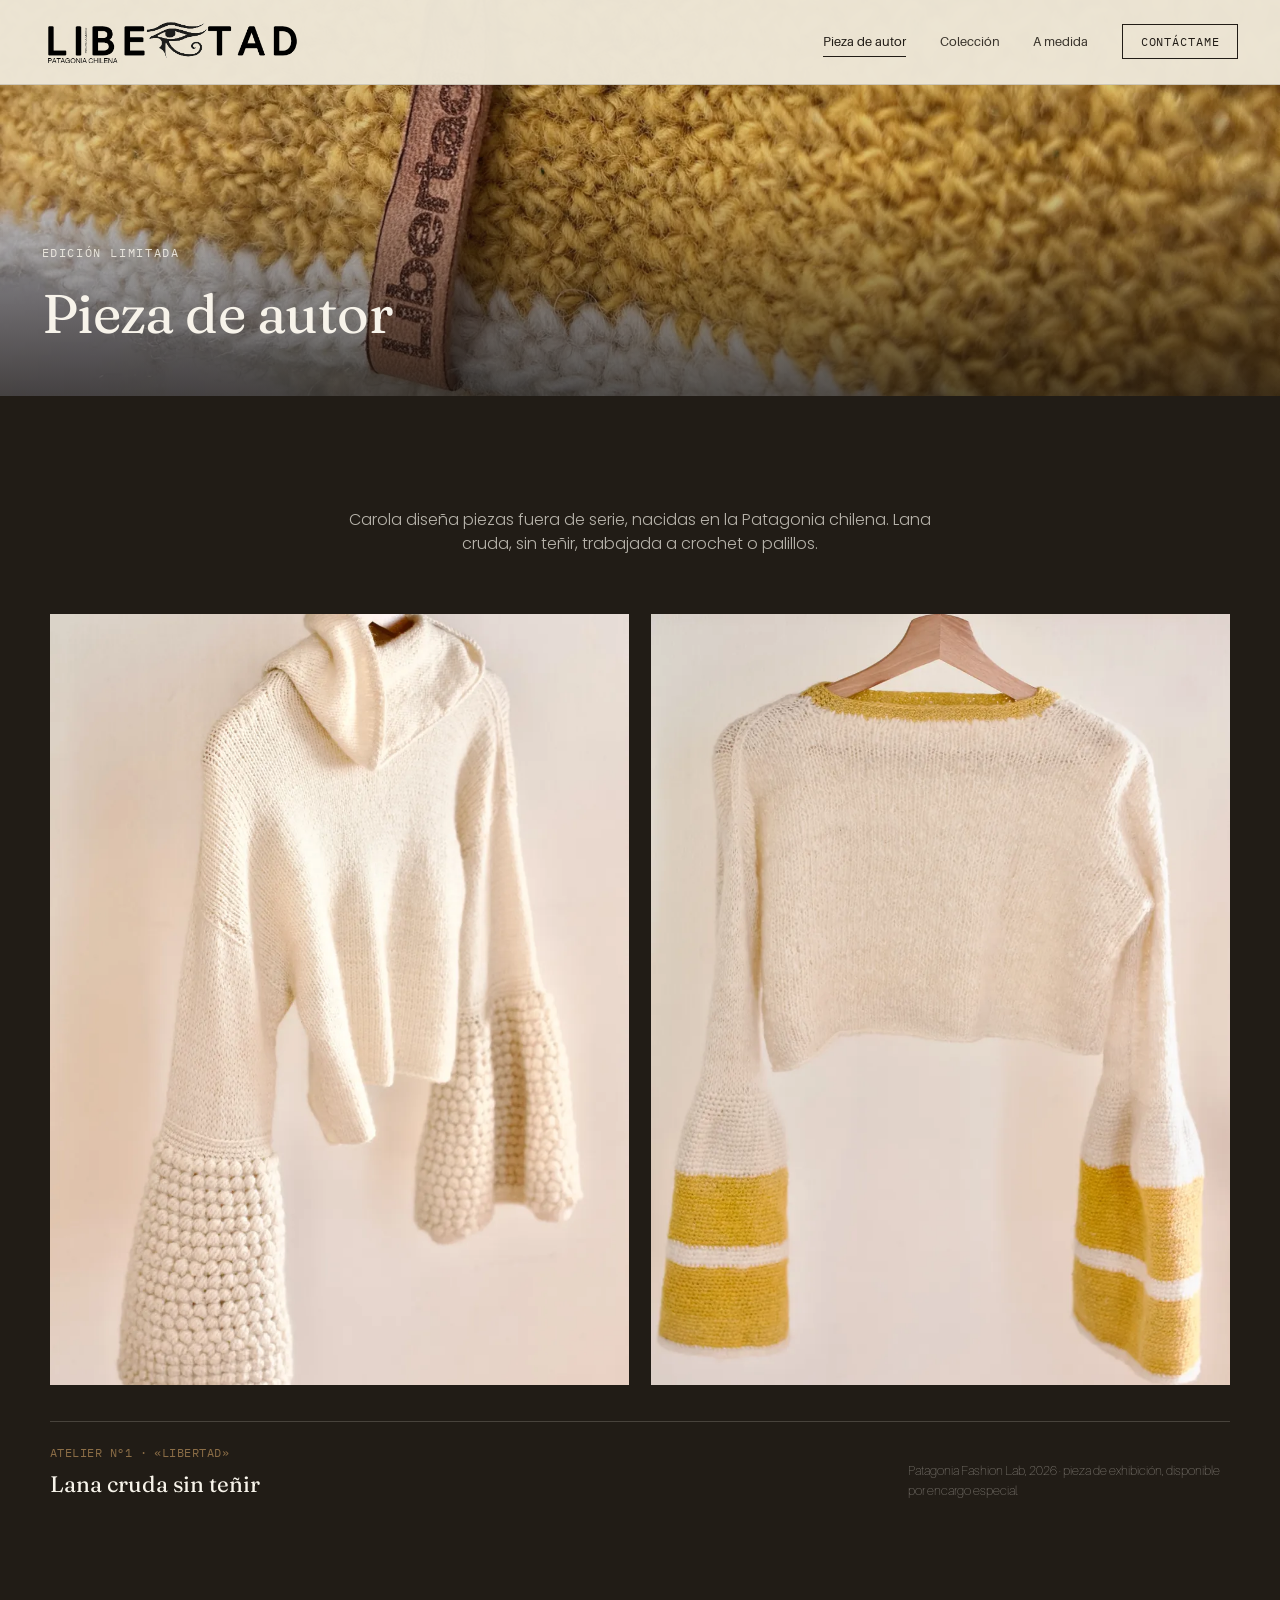
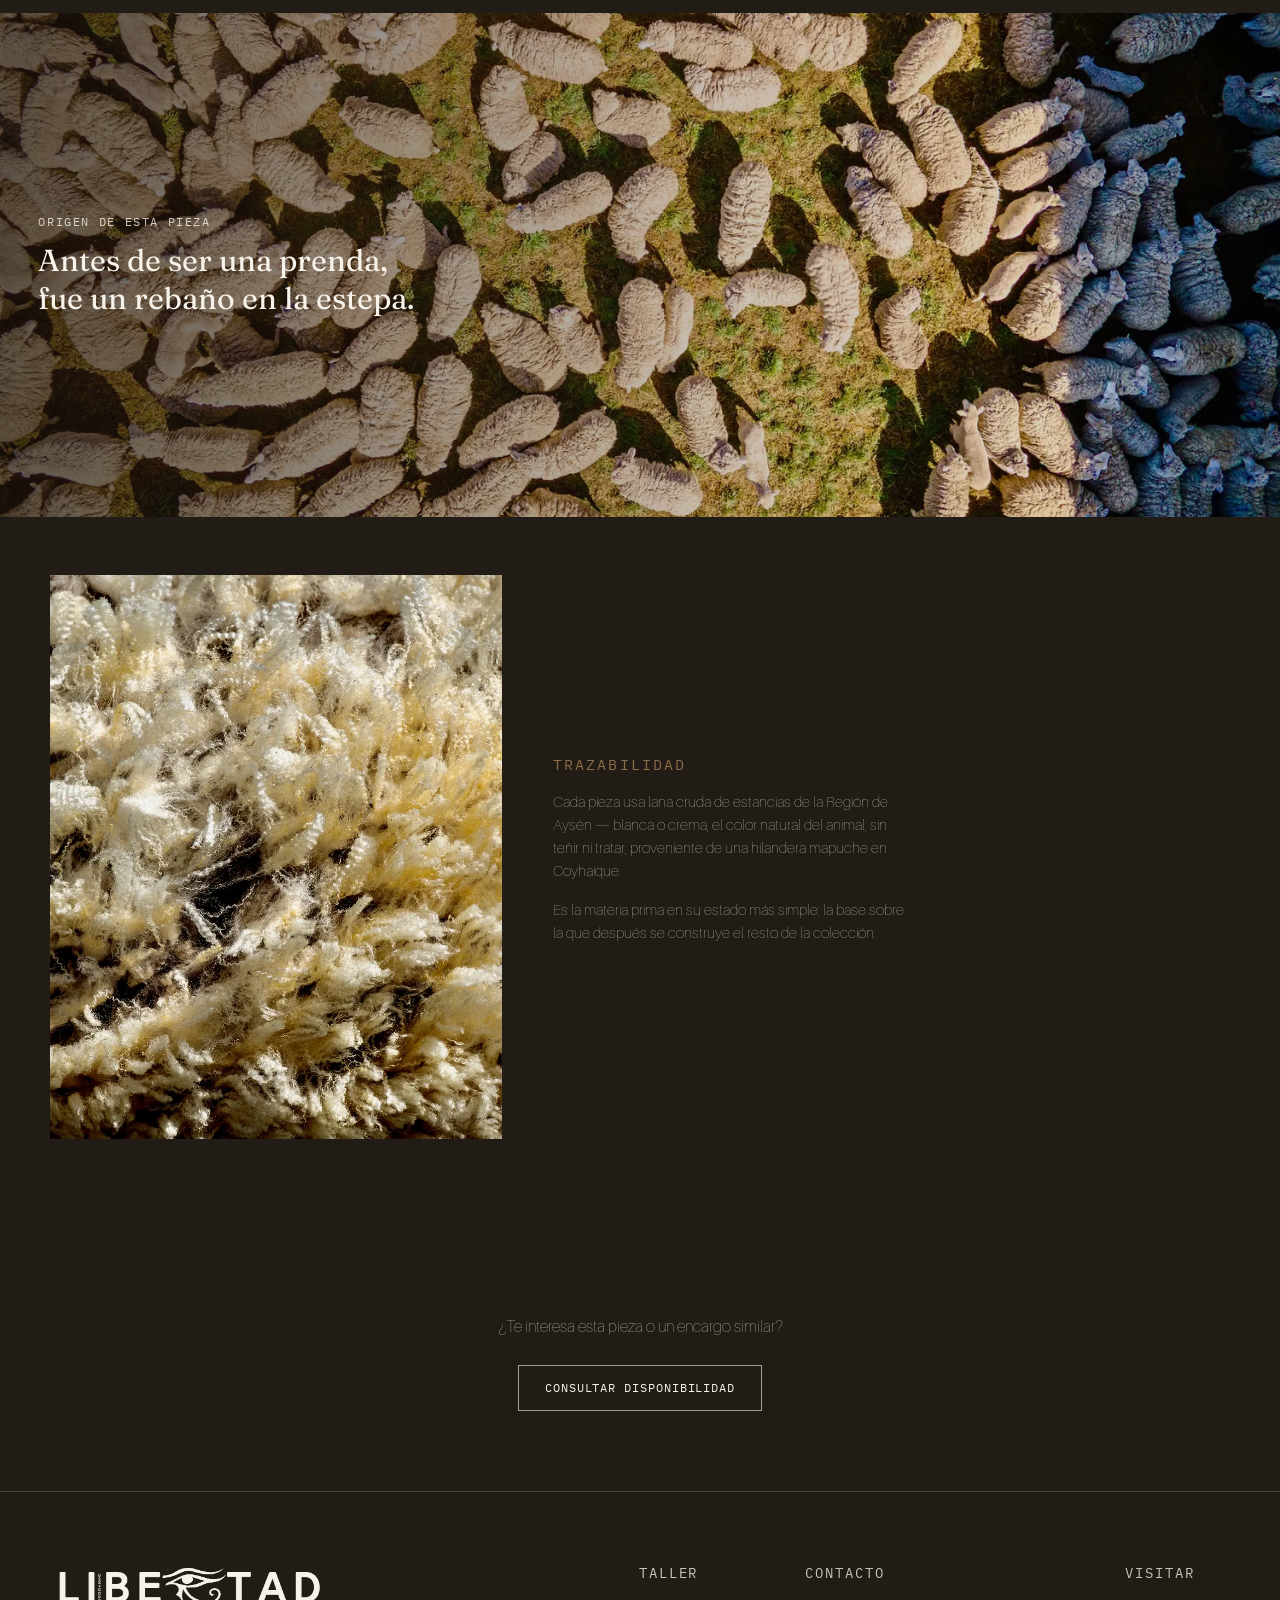
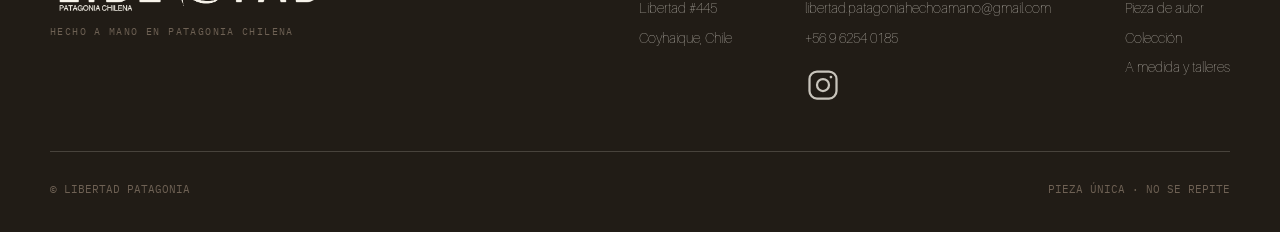
<file: pieza-de-autor.html>
<!DOCTYPE html>

<html lang="es">
<head>
<meta charset="utf-8"/>
<meta content="width=device-width, initial-scale=1.0" name="viewport"/>
<title>Pieza de autor — Libertad Patagonia</title>




<link as="font" crossorigin="" href="assets/fonts/fraunces-400.woff2" rel="preload" type="font/woff2"/><link as="font" crossorigin="" href="assets/fonts/aileron-400.woff2" rel="preload" type="font/woff2"/><link href="assets/css/style.css" rel="stylesheet"/><meta content="Piezas únicas de autor en lana cruda sin teñir, diseñadas y tejidas a mano en el taller Libertad Patagonia, Coyhaique." name="description"/><link href="https://libertadpatagonia.cl/pieza-de-autor.html" rel="canonical"/><meta content="website" property="og:type"/><meta content="Pieza de autor — Libertad Patagonia" property="og:title"/><meta content="Piezas únicas de autor en lana cruda sin teñir, diseñadas y tejidas a mano en el taller Libertad Patagonia, Coyhaique." property="og:description"/><meta content="https://libertadpatagonia.cl/pieza-de-autor.html" property="og:url"/><meta content="https://libertadpatagonia.cl/assets/img/21b.webp" property="og:image"/><meta content="es_CL" property="og:locale"/><meta content="Libertad Patagonia" property="og:site_name"/><meta content="summary_large_image" name="twitter:card"/><meta content="Pieza de autor — Libertad Patagonia" name="twitter:title"/><meta content="Piezas únicas de autor en lana cruda sin teñir, diseñadas y tejidas a mano en el taller Libertad Patagonia, Coyhaique." name="twitter:description"/><meta content="https://libertadpatagonia.cl/assets/img/21b.webp" name="twitter:image"/><script type="application/ld+json">{
  "@context": "https://schema.org",
  "@type": "ClothingStore",
  "name": "Libertad Patagonia",
  "description": "Taller familiar de tejido a mano en Coyhaique, Patagonia chilena.",
  "address": {
    "@type": "PostalAddress",
    "streetAddress": "Libertad #445",
    "addressLocality": "Coyhaique",
    "addressRegion": "Región de Aysén",
    "addressCountry": "CL"
  },
  "email": "libertad.patagoniahechoamano@gmail.com",
  "telephone": "+56962540185",
  "image": "https://libertadpatagonia.cl/assets/img/pieza-crema-frente.webp"
}</script></head>
<body>
<header class="static" id="siteHeader">
<a class="brand-block" href="index.html" style="display:flex;align-items:center;">
<div class="brand-logo">
<img alt="Libertad Patagonia" class="logo-light" fetchpriority="high" height="84" loading="eager" src="assets/img/logo-header.png" width="462"/>
<img alt="Libertad Patagonia" class="logo-dark" fetchpriority="high" height="91" loading="eager" src="assets/img/logo-footer.png" width="472"/>
</div>
</a>
<nav id="siteNav">
<a class="current" href="pieza-de-autor.html">Pieza de autor</a>
<a href="coleccion.html">Colección</a>
<a href="servicios.html">A medida</a>
<a class="nav-cta" href="https://wa.me/56962540185?text=Hola%2C%20les%20escribo%20desde%20el%20sitio%20web%20de%20Libertad%20Patagonia." target="_blank" rel="noopener">Contáctame</a>
</nav>
<button class="nav-toggle" id="navToggle" type="button" aria-label="Abrir menú" aria-expanded="false" aria-controls="siteNav"><span></span><span></span></button>
</header>
<div class="page-banner" style="background-image:url('assets/img/21b.webp'); background-position:center 100%;">
<div class="page-banner-inner">
<p class="eyebrow">Edición limitada</p>
<h1>Pieza de autor</h1>
</div>
</div>
<section class="autor" id="autor">
<p class="section-intro reveal">Carola diseña piezas fuera de serie, nacidas en la Patagonia chilena. Lana cruda, sin teñir, trabajada a crochet o palillos.</p>
<div class="autor-spread reveal">
<div class="img-tall"><img alt="Pieza Libertad, Patagonia Fashion Lab" height="1424" loading="lazy" src="assets/img/pieza-crema-mangas.webp" width="950"/></div>
<div class="img-tall"><img alt="Pieza Libertad, detalle, Patagonia Fashion Lab" height="1200" loading="lazy" src="assets/img/pieza-crema-perfil.webp" width="800"/></div>
</div>
<div class="autor-caption reveal">
<div>
<p class="code mono">ATELIER N°1 · «LIBERTAD»</p>
<p class="name">Lana cruda sin teñir</p>
</div>
<p class="meta">Patagonia Fashion Lab, 2026 · pieza de exhibición, disponible por encargo especial.</p>
</div>
</section>
<div class="autor-origen-banner reveal">
<div class="autor-origen-banner-inner">
<p class="eyebrow mono">Origen de esta pieza</p>
<h3>Antes de ser una prenda,<br/>fue un rebaño en la estepa.</h3>
</div>
</div>
<div class="autor-origen-detail-wrap reveal">
<div class="autor-origen-detail">
<img alt="Pastor y corderos, Región de Aysén" height="860" loading="lazy" src="assets/img/pastor-corderos.webp" width="800"/>
<div>
<p class="eyebrow">Trazabilidad</p>
<p>Cada pieza usa lana cruda de estancias de la Región de Aysén — blanca o crema, el color natural del animal, sin teñir ni tratar, proveniente de una hilandera mapuche en Coyhaique.</p>
<p>Es la materia prima en su estado más simple: la base sobre la que después se construye el resto de la colección.</p>
</div>
</div>
</div>
<div class="autor-cta reveal">
<p>¿Te interesa esta pieza o un encargo similar?</p>
<a class="btn btn-light"  href="https://wa.me/56962540185?text=Hola%2C%20me%20interesa%20una%20pieza%20de%20su%20colección" target="_blank" rel="noopener">Consultar disponibilidad</a>
</div>
<footer id="contacto">
<div class="footer-top">
<div class="footer-logo">
<div aria-label="Libertad Patagonia" class="footer-logo-mark" role="img"></div>
<small>HECHO A MANO EN PATAGONIA CHILENA</small>
</div>
<div class="footer-cols">
<div class="footer-col">
<p class="eyebrow">Taller</p>
<p>Libertad #445</p>
<p>Coyhaique, Chile</p>
</div>
<div class="footer-col">
<p class="eyebrow">Contacto</p>
<a href="mailto:libertad.patagoniahechoamano@gmail.com">libertad.patagoniahechoamano@gmail.com</a>
<a href="https://wa.me/56962540185">+56 9 6254 0185</a>
<div class="footer-social">
<a href="https://www.instagram.com/libertad.patagona_hechoamano/" target="_blank" rel="noopener" aria-label="Instagram de Libertad Patagonia">
<svg xmlns="http://www.w3.org/2000/svg" viewBox="0 0 24 24" width="36" height="36" fill="none" stroke="currentColor" stroke-width="1.5" stroke-linecap="round" stroke-linejoin="round" aria-hidden="true"><rect x="3" y="3" width="18" height="18" rx="5"/><circle cx="12" cy="12" r="4"/><circle cx="17.3" cy="6.7" r="0.9" fill="currentColor" stroke="none"/></svg>
</a>
</div>
</div>
<div class="footer-col">
<p class="eyebrow">Visitar</p>
<a href="pieza-de-autor.html">Pieza de autor</a>
<a href="coleccion.html">Colección</a>
<a href="servicios.html">A medida y talleres</a>
</div>
</div>
</div>
<div class="footer-bottom">
<span>© LIBERTAD PATAGONIA</span>
<span>PIEZA ÚNICA · NO SE REPITE</span>
</div>
</footer>
<script>
  const header = document.getElementById('siteHeader');
  if(!header.classList.contains('static')){
    const onScroll = () => { if (window.scrollY > 60) header.classList.add('solid'); else header.classList.remove('solid'); };
    window.addEventListener('scroll', onScroll, {passive:true});
    onScroll();
  }
  const prefersReduced = window.matchMedia('(prefers-reduced-motion: reduce)').matches;
  if(!prefersReduced && 'IntersectionObserver' in window){
    const obs = new IntersectionObserver((entries)=>{
      entries.forEach(e=>{ if(e.isIntersecting){ e.target.classList.add('in'); obs.unobserve(e.target); } });
    }, {threshold:0.12});
    document.querySelectorAll('.reveal').forEach(el=>obs.observe(el));
  } else {
    document.querySelectorAll('.reveal').forEach(el=>el.classList.add('in'));
  }
</script>
<script defer src="assets/js/nav.js"></script>
</body>
</html>
</file>
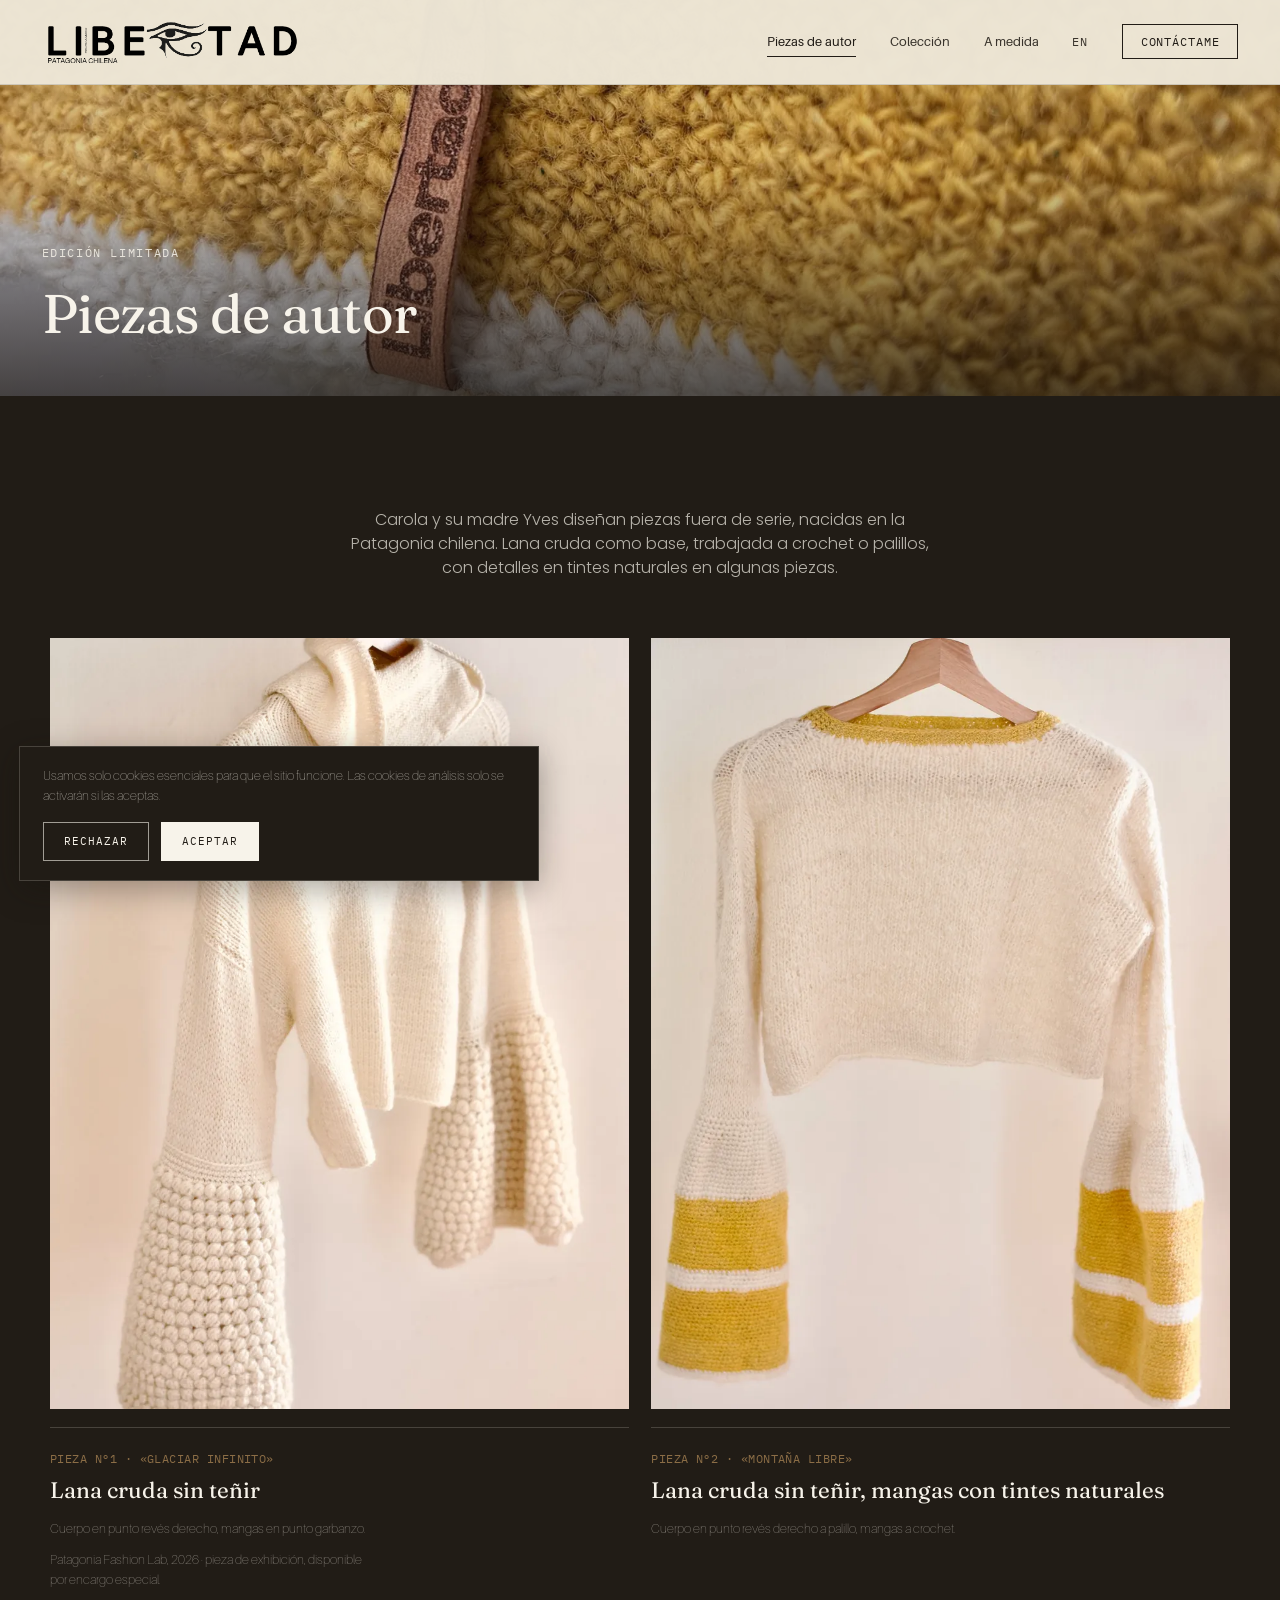
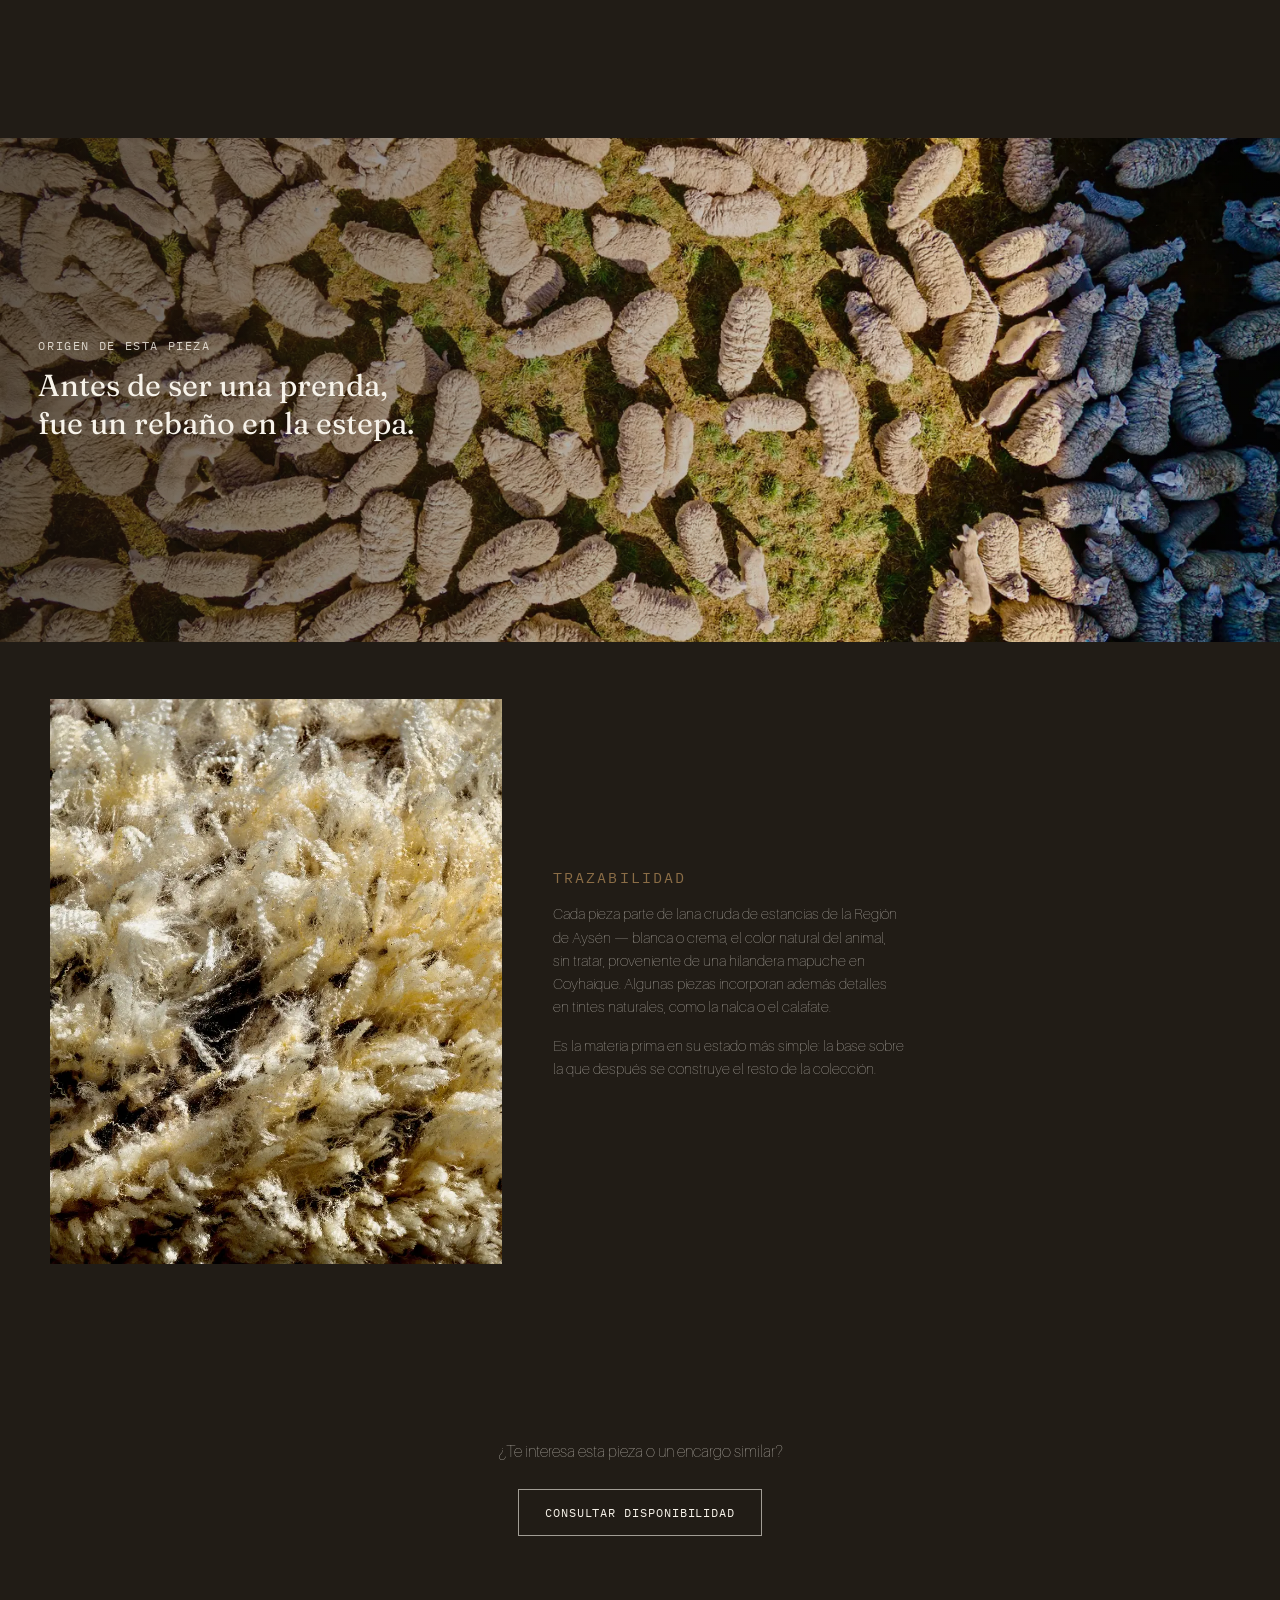
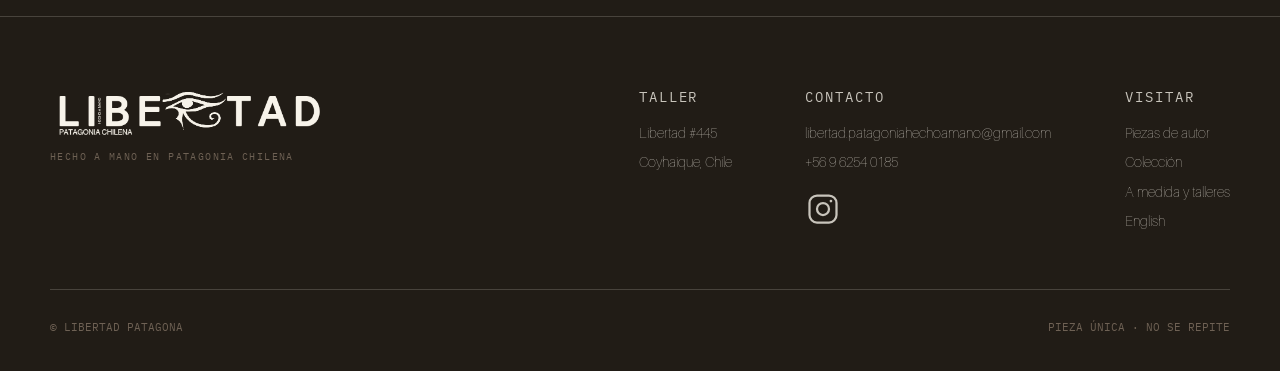
<file: piezas-de-autor.html>
<!DOCTYPE html>

<html lang="es">
<head>
<meta charset="utf-8"/>
<meta content="width=device-width, initial-scale=1.0" name="viewport"/>
<title>Piezas de autor — Libertad Patagona</title>




<link as="font" crossorigin="" href="assets/fonts/fraunces-400.woff2" rel="preload" type="font/woff2"/><link as="font" crossorigin="" href="assets/fonts/aileron-400.woff2" rel="preload" type="font/woff2"/><link href="assets/css/style.css" rel="stylesheet"/><link href="/favicon.ico" rel="icon" sizes="48x48"/><link href="/icon-192.png" rel="icon" sizes="192x192" type="image/png"/><link href="/apple-touch-icon.png" rel="apple-touch-icon"/><meta content="Piezas únicas de autor en lana cruda, con detalles en tintes naturales, diseñadas y tejidas a mano en el taller Libertad Patagona, Coyhaique." name="description"/><link href="https://www.libertadpatagona.cl/piezas-de-autor.html" rel="canonical"/><link href="https://www.libertadpatagona.cl/piezas-de-autor.html" hreflang="es" rel="alternate"/><link href="https://www.libertadpatagona.cl/en/piezas-de-autor.html" hreflang="en" rel="alternate"/><link href="https://www.libertadpatagona.cl/piezas-de-autor.html" hreflang="x-default" rel="alternate"/><meta content="website" property="og:type"/><meta content="Piezas de autor — Libertad Patagona" property="og:title"/><meta content="Piezas únicas de autor en lana cruda, con detalles en tintes naturales, diseñadas y tejidas a mano en el taller Libertad Patagona, Coyhaique." property="og:description"/><meta content="https://www.libertadpatagona.cl/piezas-de-autor.html" property="og:url"/><meta content="https://www.libertadpatagona.cl/assets/img/og-image.png" property="og:image"/><meta content="image/png" property="og:image:type"/><meta content="1200" property="og:image:width"/><meta content="630" property="og:image:height"/><meta content="Libertad Patagona — hecho a mano en Patagonia chilena" property="og:image:alt"/><meta content="es_CL" property="og:locale"/><meta content="Libertad Patagona" property="og:site_name"/><meta content="summary_large_image" name="twitter:card"/><meta content="Piezas de autor — Libertad Patagona" name="twitter:title"/><meta content="Piezas únicas de autor en lana cruda, con detalles en tintes naturales, diseñadas y tejidas a mano en el taller Libertad Patagona, Coyhaique." name="twitter:description"/><meta content="https://www.libertadpatagona.cl/assets/img/og-image.png" name="twitter:image"/><meta content="Libertad Patagona — hecho a mano en Patagonia chilena" name="twitter:image:alt"/><script type="application/ld+json">{
  "@context": "https://schema.org",
  "@type": "ClothingStore",
  "name": "Libertad Patagona",
  "description": "Taller familiar de tejido a mano en Coyhaique, Patagonia chilena.",
  "address": {
    "@type": "PostalAddress",
    "streetAddress": "Libertad #445",
    "addressLocality": "Coyhaique",
    "addressRegion": "Región de Aysén",
    "addressCountry": "CL"
  },
  "email": "libertad.patagoniahechoamano@gmail.com",
  "telephone": "+56962540185",
  "image": "https://www.libertadpatagona.cl/assets/img/pieza-crema-frente.webp"
}</script></head>
<body>
<header class="static" id="siteHeader">
<a class="brand-block" href="index.html" style="display:flex;align-items:center;">
<div class="brand-logo">
<img alt="Libertad Patagona" class="logo-light" fetchpriority="high" height="84" loading="eager" src="assets/img/logo-header.png" width="462"/>
<img alt="Libertad Patagona" class="logo-dark" fetchpriority="high" height="91" loading="eager" src="assets/img/logo-footer.png" width="472"/>
</div>
</a>
<nav id="siteNav">
<a class="current" href="piezas-de-autor.html">Piezas de autor</a>
<a href="coleccion.html">Colección</a>
<a href="servicios.html">A medida</a>
<a class="lang-switch" href="en/piezas-de-autor.html" hreflang="en" lang="en">EN</a>
<a class="nav-cta" href="https://wa.me/56962540185?text=Hola%2C%20les%20escribo%20desde%20el%20sitio%20web%20de%20Libertad%20Patagona." target="_blank" rel="noopener">Contáctame</a>
</nav>
<button class="nav-toggle" id="navToggle" type="button" aria-label="Abrir menú" aria-expanded="false" aria-controls="siteNav"><span></span><span></span></button>
</header>
<div class="page-banner" style="background-image:url('assets/img/21b.webp'); background-position:center 100%;">
<div class="page-banner-inner">
<p class="eyebrow">Edición limitada</p>
<h1>Piezas de autor</h1>
</div>
</div>
<section class="autor" id="autor">
<p class="section-intro reveal">Carola y su madre Yves diseñan piezas fuera de serie, nacidas en la Patagonia chilena. Lana cruda como base, trabajada a crochet o palillos, con detalles en tintes naturales en algunas piezas.</p>
<div class="autor-spread reveal">
<div class="autor-piece">
<div class="img-tall"><img alt="Pieza Glaciar infinito, Patagonia Fashion Lab" height="1424" loading="lazy" src="assets/img/pieza-crema-mangas.webp" width="950"/></div>
<div class="autor-caption">
<p class="code mono">PIEZA N°1 · «GLACIAR INFINITO»</p>
<p class="name">Lana cruda sin teñir</p>
<p class="meta">Cuerpo en punto revés derecho, mangas en punto garbanzo.</p>
<p class="meta">Patagonia Fashion Lab, 2026 · pieza de exhibición, disponible por encargo especial.</p>
</div>
</div>
<div class="autor-piece">
<div class="img-tall"><img alt="Pieza Montaña libre, espalda con mangas amarillas" height="1200" loading="lazy" src="assets/img/pieza-crema-perfil.webp" width="800"/></div>
<div class="autor-caption">
<p class="code mono">PIEZA N°2 · «MONTAÑA LIBRE»</p>
<p class="name">Lana cruda sin teñir, mangas con tintes naturales</p>
<p class="meta">Cuerpo en punto revés derecho a palillo, mangas a crochet.</p>
</div>
</div>
</div>
</section>
<div class="autor-origen-banner reveal">
<div class="autor-origen-banner-inner">
<p class="eyebrow mono">Origen de esta pieza</p>
<h3>Antes de ser una prenda,<br/>fue un rebaño en la estepa.</h3>
</div>
</div>
<div class="autor-origen-detail-wrap reveal">
<div class="autor-origen-detail">
<img alt="Pastor y corderos, Región de Aysén" height="860" loading="lazy" src="assets/img/pastor-corderos.webp" width="800"/>
<div>
<p class="eyebrow">Trazabilidad</p>
<p>Cada pieza parte de lana cruda de estancias de la Región de Aysén — blanca o crema, el color natural del animal, sin tratar, proveniente de una hilandera mapuche en Coyhaique. Algunas piezas incorporan además detalles en tintes naturales, como la nalca o el calafate.</p>
<p>Es la materia prima en su estado más simple: la base sobre la que después se construye el resto de la colección.</p>
</div>
</div>
</div>
<div class="autor-cta reveal">
<p>¿Te interesa esta pieza o un encargo similar?</p>
<a class="btn btn-light"  href="https://wa.me/56962540185?text=Hola%2C%20me%20interesa%20una%20pieza%20de%20su%20colección" target="_blank" rel="noopener">Consultar disponibilidad</a>
</div>
<footer id="contacto">
<div class="footer-top">
<div class="footer-logo">
<div aria-label="Libertad Patagona" class="footer-logo-mark" role="img"></div>
<small>HECHO A MANO EN PATAGONIA CHILENA</small>
</div>
<div class="footer-cols">
<div class="footer-col">
<p class="eyebrow">Taller</p>
<p>Libertad #445</p>
<p>Coyhaique, Chile</p>
</div>
<div class="footer-col">
<p class="eyebrow">Contacto</p>
<a href="mailto:libertad.patagoniahechoamano@gmail.com">libertad.patagoniahechoamano@gmail.com</a>
<a href="https://wa.me/56962540185">+56 9 6254 0185</a>
<div class="footer-social">
<a href="https://www.instagram.com/libertad.patagona_hechoamano/" target="_blank" rel="noopener" aria-label="Instagram de Libertad Patagona">
<svg xmlns="http://www.w3.org/2000/svg" viewBox="0 0 24 24" width="36" height="36" fill="none" stroke="currentColor" stroke-width="1.5" stroke-linecap="round" stroke-linejoin="round" aria-hidden="true"><rect x="3" y="3" width="18" height="18" rx="5"/><circle cx="12" cy="12" r="4"/><circle cx="17.3" cy="6.7" r="0.9" fill="currentColor" stroke="none"/></svg>
</a>
</div>
</div>
<div class="footer-col">
<p class="eyebrow">Visitar</p>
<a href="piezas-de-autor.html">Piezas de autor</a>
<a href="coleccion.html">Colección</a>
<a href="servicios.html">A medida y talleres</a>
<a href="en/piezas-de-autor.html" hreflang="en" lang="en">English</a>
</div>
</div>
</div>
<div class="footer-bottom">
<span>© LIBERTAD PATAGONA</span>
<span>PIEZA ÚNICA · NO SE REPITE</span>
</div>
</footer>
<script>
  const header = document.getElementById('siteHeader');
  if(!header.classList.contains('static')){
    const onScroll = () => { if (window.scrollY > 60) header.classList.add('solid'); else header.classList.remove('solid'); };
    window.addEventListener('scroll', onScroll, {passive:true});
    onScroll();
  }
  const prefersReduced = window.matchMedia('(prefers-reduced-motion: reduce)').matches;
  if(!prefersReduced && 'IntersectionObserver' in window){
    const obs = new IntersectionObserver((entries)=>{
      entries.forEach(e=>{ if(e.isIntersecting){ e.target.classList.add('in'); obs.unobserve(e.target); } });
    }, {threshold:0.12});
    document.querySelectorAll('.reveal').forEach(el=>obs.observe(el));
  } else {
    document.querySelectorAll('.reveal').forEach(el=>el.classList.add('in'));
  }
</script>
<script defer src="assets/js/nav.js"></script>
<script defer src="assets/js/cookies.js"></script>
</body>
</html>
</file>
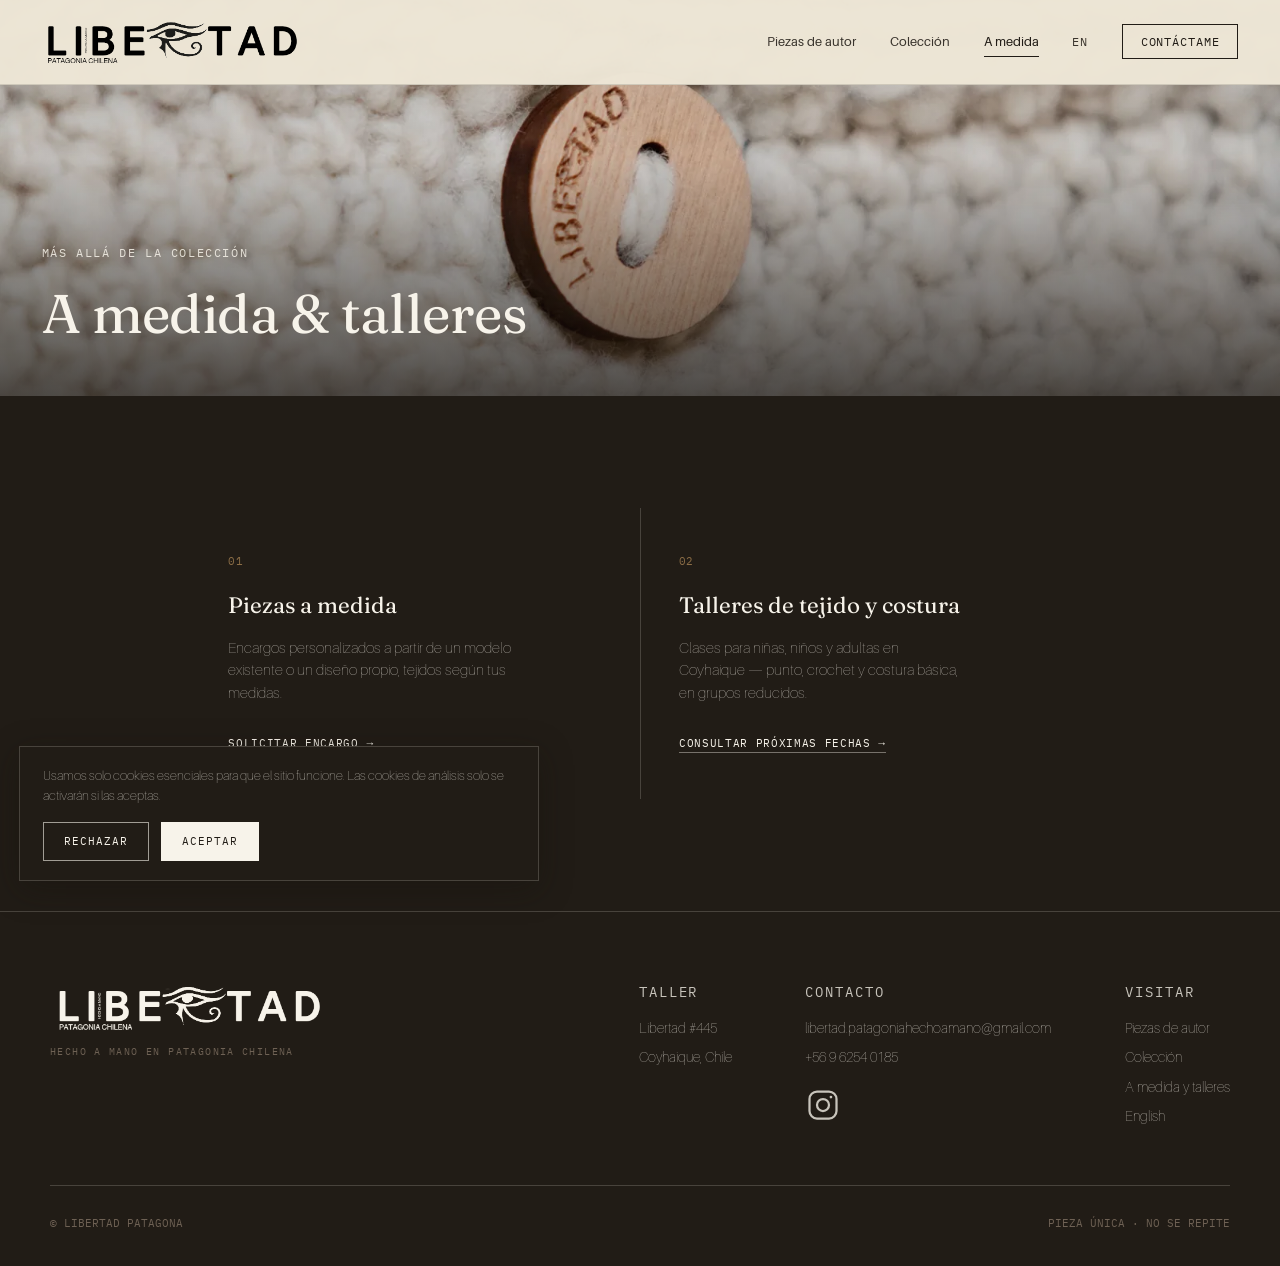
<file: servicios.html>
<!DOCTYPE html>

<html lang="es">
<head>
<meta charset="utf-8"/>
<meta content="width=device-width, initial-scale=1.0" name="viewport"/>
<title>A medida &amp; talleres — Libertad Patagona</title>




<link as="font" crossorigin="" href="assets/fonts/fraunces-400.woff2" rel="preload" type="font/woff2"/><link as="font" crossorigin="" href="assets/fonts/aileron-400.woff2" rel="preload" type="font/woff2"/><link href="assets/css/style.css" rel="stylesheet"/><link href="/favicon.ico" rel="icon" sizes="48x48"/><link href="/icon-192.png" rel="icon" sizes="192x192" type="image/png"/><link href="/apple-touch-icon.png" rel="apple-touch-icon"/><meta content="Tejidos a medida y talleres de lana en Libertad Patagona, Coyhaique: piezas personalizadas y experiencias de tejido artesanal en Patagonia." name="description"/><link href="https://www.libertadpatagona.cl/servicios.html" rel="canonical"/><link href="https://www.libertadpatagona.cl/servicios.html" hreflang="es" rel="alternate"/><link href="https://www.libertadpatagona.cl/en/servicios.html" hreflang="en" rel="alternate"/><link href="https://www.libertadpatagona.cl/servicios.html" hreflang="x-default" rel="alternate"/><meta content="website" property="og:type"/><meta content="A medida &amp; talleres — Libertad Patagona" property="og:title"/><meta content="Tejidos a medida y talleres de lana en Libertad Patagona, Coyhaique: piezas personalizadas y experiencias de tejido artesanal en Patagonia." property="og:description"/><meta content="https://www.libertadpatagona.cl/servicios.html" property="og:url"/><meta content="https://www.libertadpatagona.cl/assets/img/og-image.png" property="og:image"/><meta content="image/png" property="og:image:type"/><meta content="1200" property="og:image:width"/><meta content="630" property="og:image:height"/><meta content="Libertad Patagona — hecho a mano en Patagonia chilena" property="og:image:alt"/><meta content="es_CL" property="og:locale"/><meta content="Libertad Patagona" property="og:site_name"/><meta content="summary_large_image" name="twitter:card"/><meta content="A medida &amp; talleres — Libertad Patagona" name="twitter:title"/><meta content="Tejidos a medida y talleres de lana en Libertad Patagona, Coyhaique: piezas personalizadas y experiencias de tejido artesanal en Patagonia." name="twitter:description"/><meta content="https://www.libertadpatagona.cl/assets/img/og-image.png" name="twitter:image"/><meta content="Libertad Patagona — hecho a mano en Patagonia chilena" name="twitter:image:alt"/><script type="application/ld+json">{
  "@context": "https://schema.org",
  "@type": "ClothingStore",
  "name": "Libertad Patagona",
  "description": "Taller familiar de tejido a mano en Coyhaique, Patagonia chilena.",
  "address": {
    "@type": "PostalAddress",
    "streetAddress": "Libertad #445",
    "addressLocality": "Coyhaique",
    "addressRegion": "Región de Aysén",
    "addressCountry": "CL"
  },
  "email": "libertad.patagoniahechoamano@gmail.com",
  "telephone": "+56962540185",
  "image": "https://www.libertadpatagona.cl/assets/img/pieza-crema-frente.webp"
}</script></head>
<body>
<header class="static" id="siteHeader">
<a class="brand-block" href="index.html" style="display:flex;align-items:center;">
<div class="brand-logo">
<img alt="Libertad Patagona" class="logo-light" fetchpriority="high" height="84" loading="eager" src="assets/img/logo-header.png" width="462"/>
<img alt="Libertad Patagona" class="logo-dark" fetchpriority="high" height="91" loading="eager" src="assets/img/logo-footer.png" width="472"/>
</div>
</a>
<nav id="siteNav">
<a href="piezas-de-autor.html">Piezas de autor</a>
<a href="coleccion.html">Colección</a>
<a class="current" href="servicios.html">A medida</a>
<a class="lang-switch" href="en/servicios.html" hreflang="en" lang="en">EN</a>
<a class="nav-cta" href="https://wa.me/56962540185?text=Hola%2C%20les%20escribo%20desde%20el%20sitio%20web%20de%20Libertad%20Patagona." target="_blank" rel="noopener">Contáctame</a>
</nav>
<button class="nav-toggle" id="navToggle" type="button" aria-label="Abrir menú" aria-expanded="false" aria-controls="siteNav"><span></span><span></span></button>
</header>
<div class="page-banner" style="background-image:url('assets/img/servicios-banner.webp'); background-position:center 50%;">
<div class="page-banner-inner">
<p class="eyebrow">Más allá de la colección</p>
<h1>A medida &amp; talleres</h1>
</div>
</div>
<section class="servicios" id="servicios">
<div class="serv-grid reveal">
<div class="serv-card">
<span class="num mono">01</span>
<h3>Piezas a medida</h3>
<p>Encargos personalizados a partir de un modelo existente o un diseño propio, tejidos según tus medidas.</p>
<a class="link" href="https://wa.me/56962540185?text=Hola%2C%20me%20interesa%20un%20encargo%20a%20medida" target="_blank" rel="noopener">Solicitar encargo →</a>
</div>
<div class="serv-card">
<span class="num mono">02</span>
<h3>Talleres de tejido y costura</h3>
<p>Clases para niñas, niños y adultas en Coyhaique — punto, crochet y costura básica, en grupos reducidos.</p>
<a class="link" href="https://wa.me/56962540185?text=Hola%2C%20me%20interesa%20conocer%20las%20fechas%20de%20los%20próximos%20cursos" target="_blank" rel="noopener">Consultar próximas fechas →</a>
</div>
</div>
</section>
<footer id="contacto">
<div class="footer-top">
<div class="footer-logo">
<div aria-label="Libertad Patagona" class="footer-logo-mark" role="img"></div>
<small>HECHO A MANO EN PATAGONIA CHILENA</small>
</div>
<div class="footer-cols">
<div class="footer-col">
<p class="eyebrow">Taller</p>
<p>Libertad #445</p>
<p>Coyhaique, Chile</p>
</div>
<div class="footer-col">
<p class="eyebrow">Contacto</p>
<a href="mailto:libertad.patagoniahechoamano@gmail.com">libertad.patagoniahechoamano@gmail.com</a>
<a href="https://wa.me/56962540185">+56 9 6254 0185</a>
<div class="footer-social">
<a href="https://www.instagram.com/libertad.patagona_hechoamano/" target="_blank" rel="noopener" aria-label="Instagram de Libertad Patagona">
<svg xmlns="http://www.w3.org/2000/svg" viewBox="0 0 24 24" width="36" height="36" fill="none" stroke="currentColor" stroke-width="1.5" stroke-linecap="round" stroke-linejoin="round" aria-hidden="true"><rect x="3" y="3" width="18" height="18" rx="5"/><circle cx="12" cy="12" r="4"/><circle cx="17.3" cy="6.7" r="0.9" fill="currentColor" stroke="none"/></svg>
</a>
</div>
</div>
<div class="footer-col">
<p class="eyebrow">Visitar</p>
<a href="piezas-de-autor.html">Piezas de autor</a>
<a href="coleccion.html">Colección</a>
<a href="servicios.html">A medida y talleres</a>
<a href="en/servicios.html" hreflang="en" lang="en">English</a>
</div>
</div>
</div>
<div class="footer-bottom">
<span>© LIBERTAD PATAGONA</span>
<span>PIEZA ÚNICA · NO SE REPITE</span>
</div>
</footer>
<script>
  const header = document.getElementById('siteHeader');
  if(!header.classList.contains('static')){
    const onScroll = () => { if (window.scrollY > 60) header.classList.add('solid'); else header.classList.remove('solid'); };
    window.addEventListener('scroll', onScroll, {passive:true});
    onScroll();
  }
  const prefersReduced = window.matchMedia('(prefers-reduced-motion: reduce)').matches;
  if(!prefersReduced && 'IntersectionObserver' in window){
    const obs = new IntersectionObserver((entries)=>{
      entries.forEach(e=>{ if(e.isIntersecting){ e.target.classList.add('in'); obs.unobserve(e.target); } });
    }, {threshold:0.12});
    document.querySelectorAll('.reveal').forEach(el=>obs.observe(el));
  } else {
    document.querySelectorAll('.reveal').forEach(el=>el.classList.add('in'));
  }
</script>
<script defer src="assets/js/nav.js"></script>
<script defer src="assets/js/cookies.js"></script>
</body>
</html>
</file>
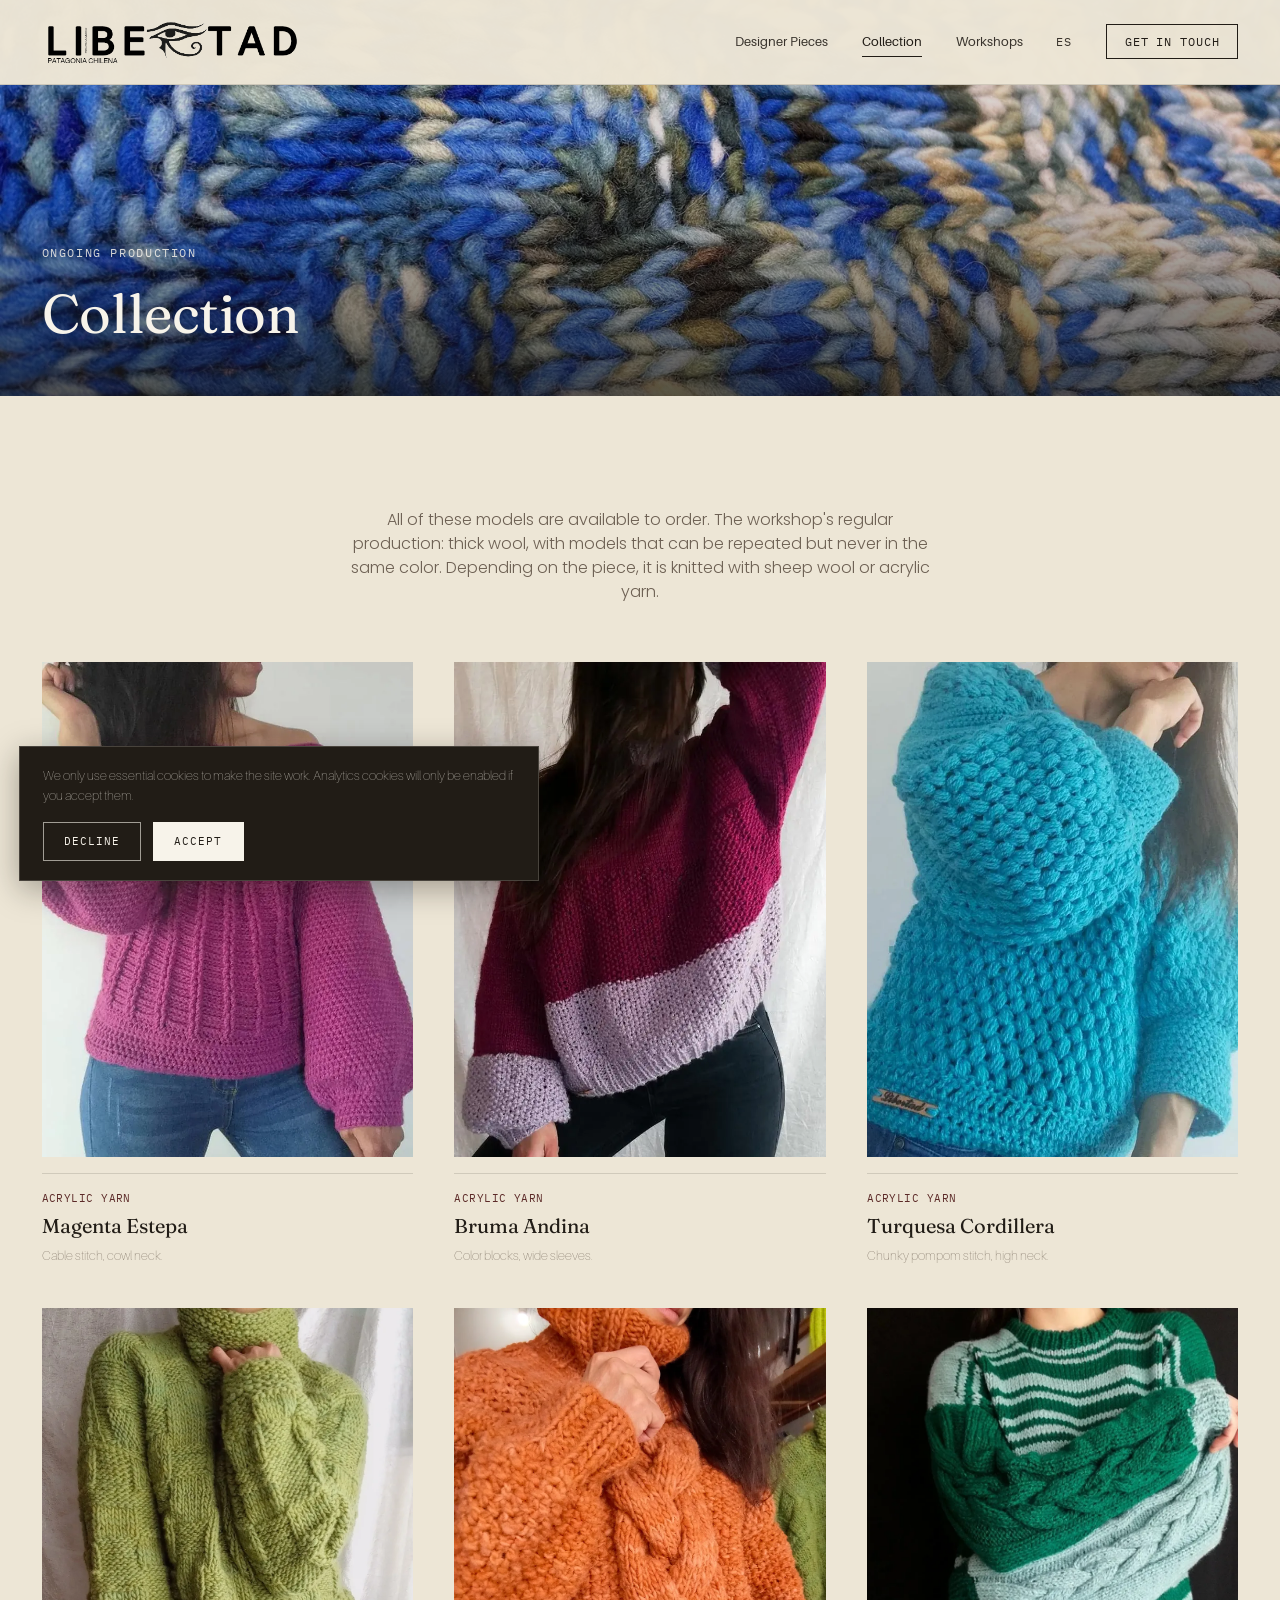
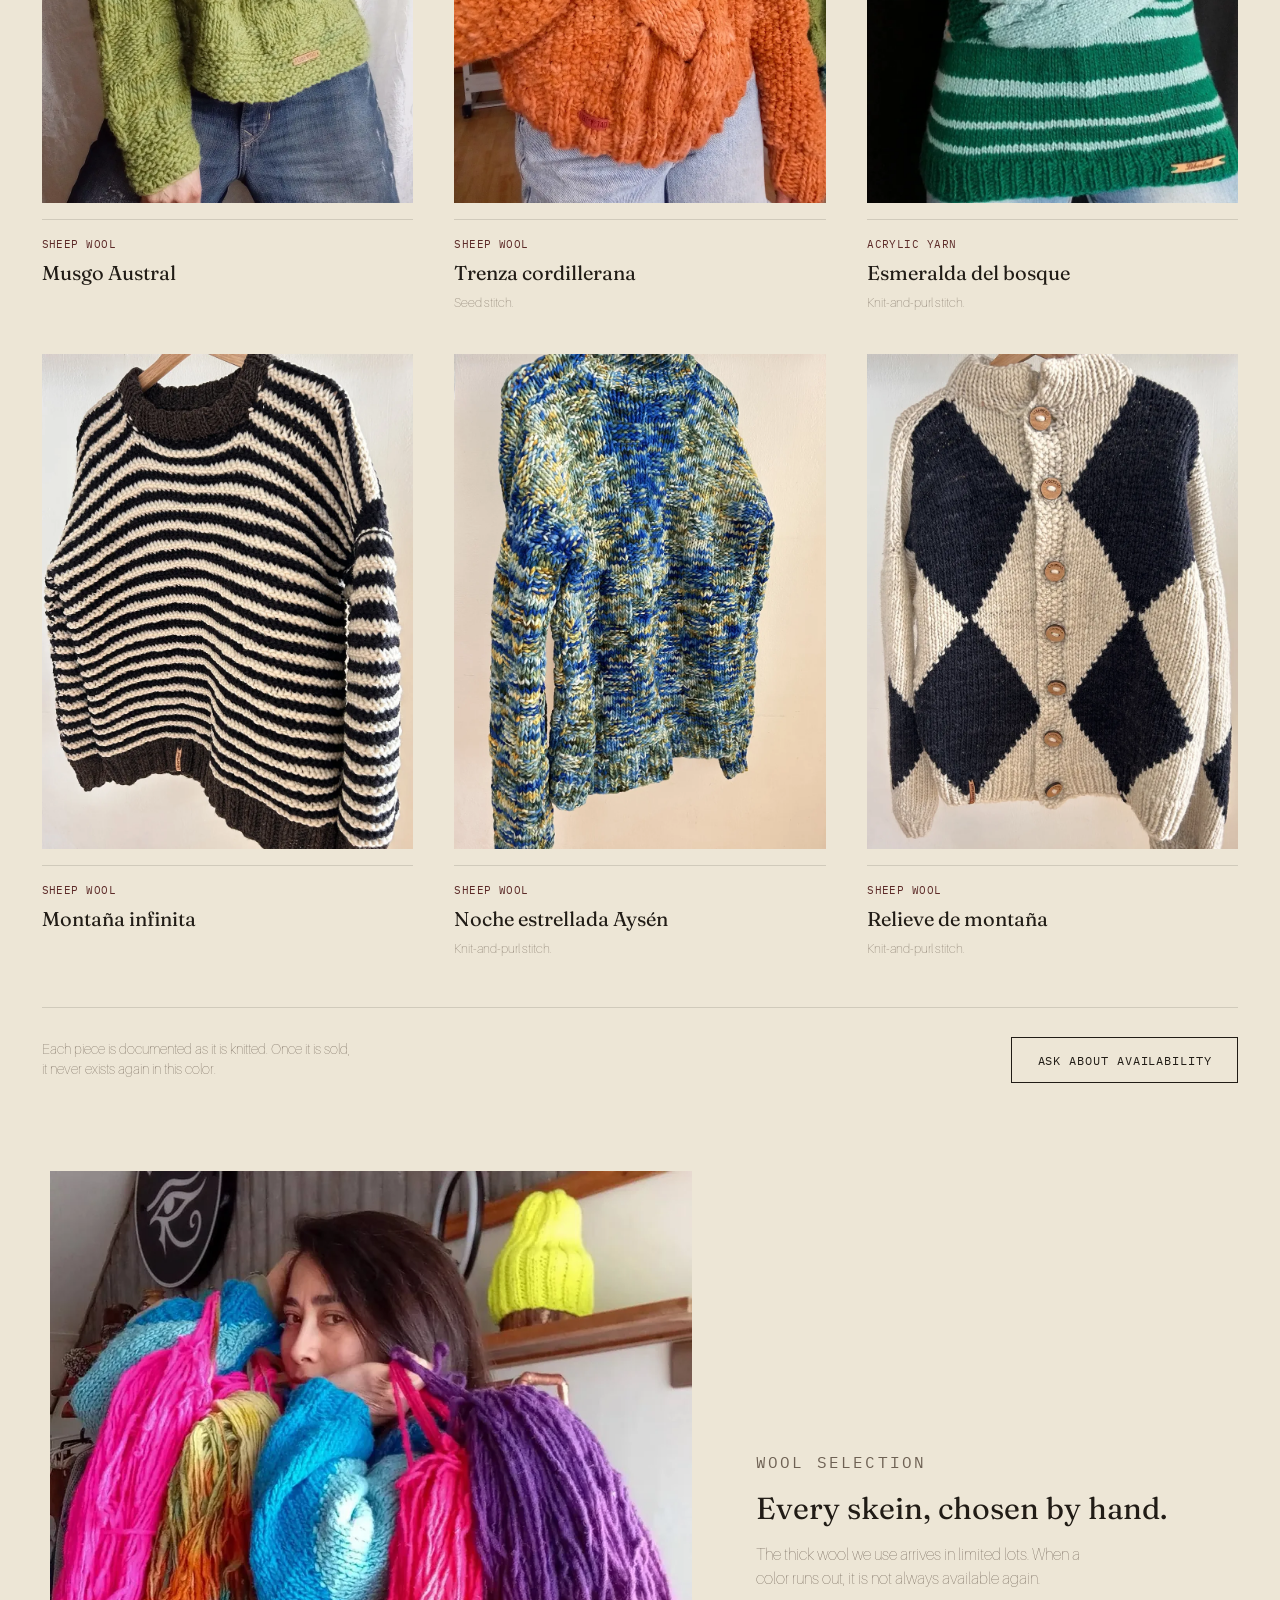
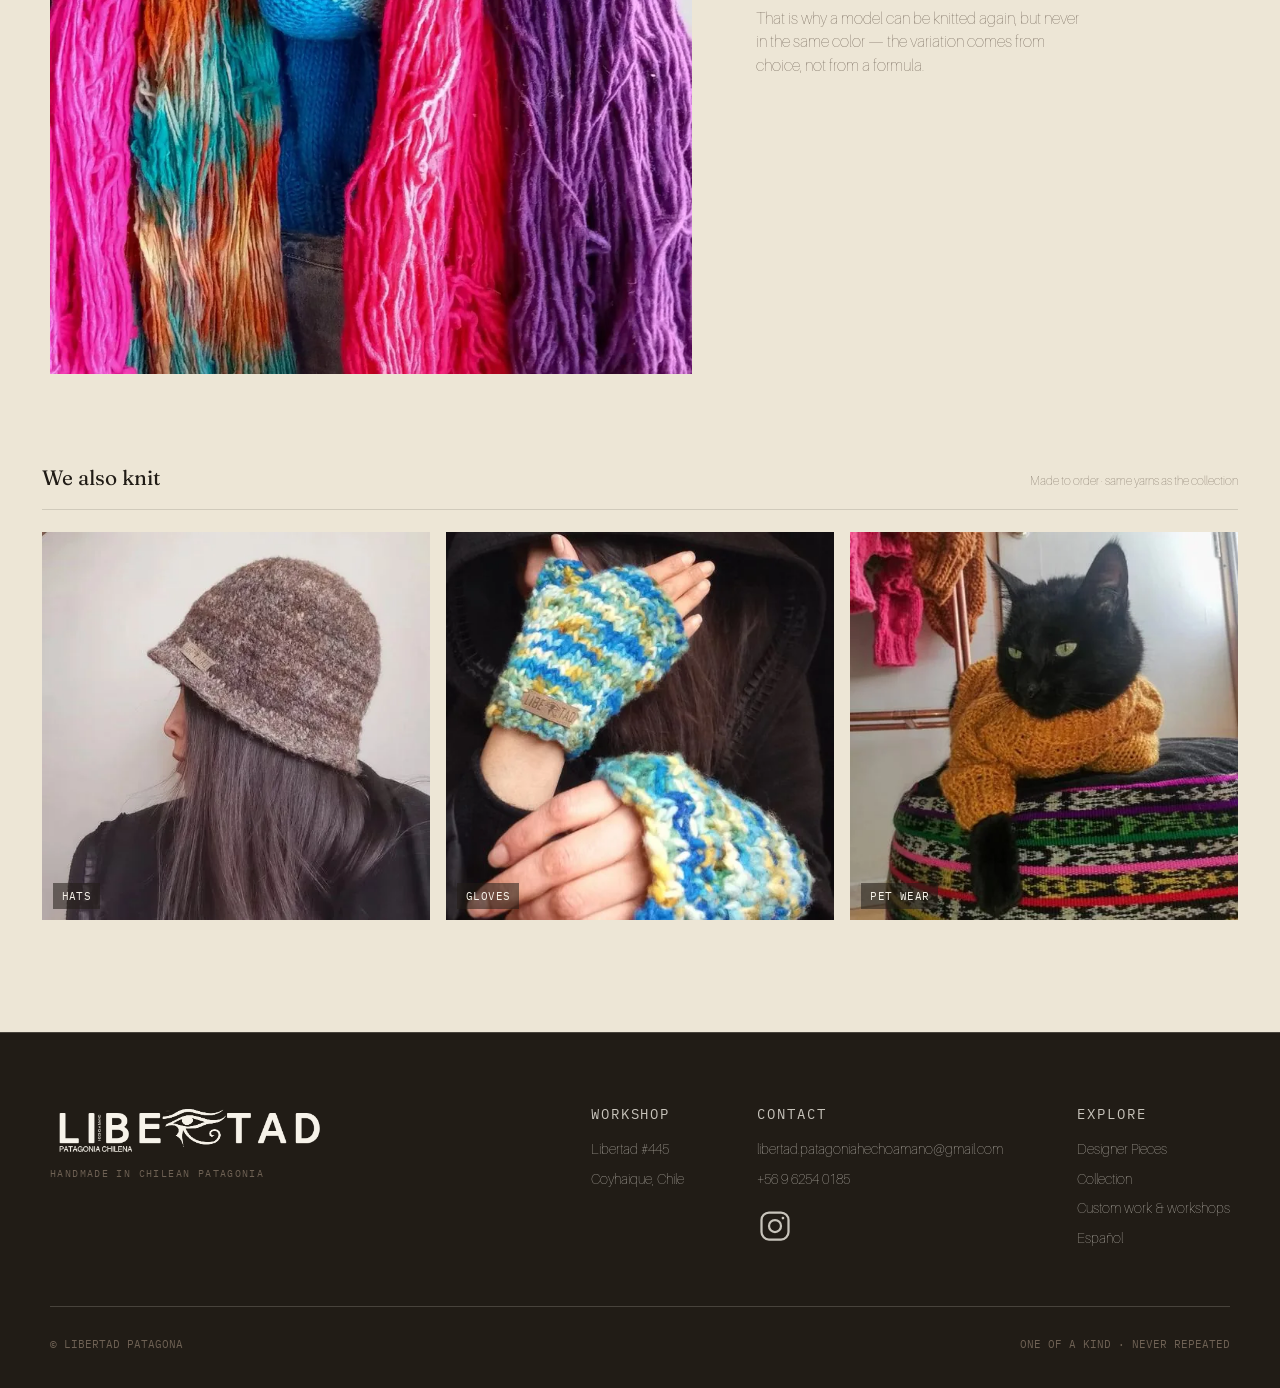
<file: en/coleccion.html>
<!DOCTYPE html>

<html lang="en">
<head>
<meta charset="utf-8"/>
<meta content="width=device-width, initial-scale=1.0" name="viewport"/>
<title>Collection — Libertad Patagona</title>




<link as="font" crossorigin="" href="../assets/fonts/fraunces-400.woff2" rel="preload" type="font/woff2"/><link as="font" crossorigin="" href="../assets/fonts/aileron-400.woff2" rel="preload" type="font/woff2"/><link href="../assets/css/style.css" rel="stylesheet"/><link href="/favicon.ico" rel="icon" sizes="48x48"/><link href="/icon-192.png" rel="icon" sizes="192x192" type="image/png"/><link href="/apple-touch-icon.png" rel="apple-touch-icon"/><meta content="Weekly collection of thick knits in vivid colors: sweaters, hats, gloves and accessories handmade in Coyhaique, in sheep wool or acrylic yarn." name="description"/><link href="https://www.libertadpatagona.cl/en/coleccion.html" rel="canonical"/><link href="https://www.libertadpatagona.cl/coleccion.html" hreflang="es" rel="alternate"/><link href="https://www.libertadpatagona.cl/en/coleccion.html" hreflang="en" rel="alternate"/><link href="https://www.libertadpatagona.cl/coleccion.html" hreflang="x-default" rel="alternate"/><meta content="website" property="og:type"/><meta content="Collection — Libertad Patagona" property="og:title"/><meta content="Weekly collection of thick knits in vivid colors: sweaters, hats, gloves and accessories handmade in Coyhaique, in sheep wool or acrylic yarn." property="og:description"/><meta content="https://www.libertadpatagona.cl/en/coleccion.html" property="og:url"/><meta content="https://www.libertadpatagona.cl/assets/img/og-image.png" property="og:image"/><meta content="image/png" property="og:image:type"/><meta content="1200" property="og:image:width"/><meta content="630" property="og:image:height"/><meta content="Libertad Patagona — handmade in Chilean Patagonia" property="og:image:alt"/><meta content="en_US" property="og:locale"/><meta content="Libertad Patagona" property="og:site_name"/><meta content="summary_large_image" name="twitter:card"/><meta content="Collection — Libertad Patagona" name="twitter:title"/><meta content="Weekly collection of thick knits in vivid colors: sweaters, hats, gloves and accessories handmade in Coyhaique, in sheep wool or acrylic yarn." name="twitter:description"/><meta content="https://www.libertadpatagona.cl/assets/img/og-image.png" name="twitter:image"/><meta content="Libertad Patagona — handmade in Chilean Patagonia" name="twitter:image:alt"/><script type="application/ld+json">{
  "@context": "https://schema.org",
  "@type": "ClothingStore",
  "name": "Libertad Patagona",
  "description": "Family hand-knitting workshop in Coyhaique, Chilean Patagonia.",
  "address": {
    "@type": "PostalAddress",
    "streetAddress": "Libertad #445",
    "addressLocality": "Coyhaique",
    "addressRegion": "Región de Aysén",
    "addressCountry": "CL"
  },
  "email": "libertad.patagoniahechoamano@gmail.com",
  "telephone": "+56962540185",
  "image": "https://www.libertadpatagona.cl/assets/img/pieza-crema-frente.webp"
}</script></head>
<body>
<header class="static" id="siteHeader">
<a class="brand-block" href="index.html" style="display:flex;align-items:center;">
<div class="brand-logo">
<img alt="Libertad Patagona" class="logo-light" fetchpriority="high" height="84" loading="eager" src="../assets/img/logo-header.png" width="462"/>
<img alt="Libertad Patagona" class="logo-dark" fetchpriority="high" height="91" loading="eager" src="../assets/img/logo-footer.png" width="472"/>
</div>
</a>
<nav id="siteNav">
<a href="piezas-de-autor.html">Designer Pieces</a>
<a class="current" href="coleccion.html">Collection</a>
<a href="servicios.html">Workshops</a>
<a class="lang-switch" href="../coleccion.html" hreflang="es" lang="es">ES</a>
<a class="nav-cta" href="https://wa.me/56962540185?text=Hello%2C%20I%27m%20writing%20from%20the%20Libertad%20Patagona%20website." target="_blank" rel="noopener">Get in touch</a>
</nav>
<button class="nav-toggle" id="navToggle" type="button" aria-label="Open menu" data-label-open="Open menu" data-label-close="Close menu" aria-expanded="false" aria-controls="siteNav"><span></span><span></span></button>
</header>
<div class="page-banner" style="background-image:url('../assets/img/24b.webp'); background-position:center 25%;">
<div class="page-banner-inner">
<p class="eyebrow">Ongoing production</p>
<h1>Collection</h1>
</div>
</div>
<section class="coleccion" id="coleccion">
<p class="section-intro reveal">All of these models are available to order. The workshop's regular production: thick wool, with models that can be repeated but never in the same color. Depending on the piece, it is knitted with sheep wool or acrylic yarn.</p>
<div class="grid">
<div class="card reveal">
<div class="card-img">
<img alt="Magenta Estepa piece, hand-knitted" height="950" loading="lazy" src="../assets/img/pieza-magenta-espalda.webp" width="950"/>

</div>
<div class="card-ledger">
<p class="code mono">ACRYLIC YARN</p>
<p class="card-name">Magenta Estepa</p>
<p class="card-desc">Cable stitch, cowl neck.</p>
</div>
</div>
<div class="card reveal">
<div class="card-img">
<img alt="Bruma Andina piece, hand-knitted" fetchpriority="high" height="950" loading="eager" src="../assets/img/bruma-andina.webp" width="950"/>

</div>
<div class="card-ledger">
<p class="code mono">ACRYLIC YARN</p>
<p class="card-name">Bruma Andina</p>
<p class="card-desc">Color blocks, wide sleeves.</p>
</div>
</div>
<div class="card reveal">
<div class="card-img">
<img alt="Turquesa Cordillera piece, hand-knitted" height="950" loading="lazy" src="../assets/img/tejido-turquesa.webp" width="950"/>

</div>
<div class="card-ledger">
<p class="code mono">ACRYLIC YARN</p>
<p class="card-name">Turquesa Cordillera</p>
<p class="card-desc">Chunky pompom stitch, high neck.</p>
</div>
</div>
<div class="card reveal">
<div class="card-img">
<img alt="Musgo Austral piece, hand-knitted" height="1267" loading="lazy" src="../assets/img/pieza-verde-musgo.webp" width="950"/>
</div>
<div class="card-ledger">
<p class="code mono">SHEEP WOOL</p>
<p class="card-name">Musgo Austral</p>
</div>
</div>
<div class="card reveal">
<div class="card-img">
<img alt="Trenza cordillerana piece, hand-knitted" height="1267" loading="lazy" src="../assets/img/pieza-naranja-trenza.webp" width="950"/>
</div>
<div class="card-ledger">
<p class="code mono">SHEEP WOOL</p>
<p class="card-name">Trenza cordillerana</p>
<p class="card-desc">Seed stitch.</p>
</div>
</div>
<div class="card reveal">
<div class="card-img">
<img alt="Esmeralda del bosque piece, hand-knitted" height="1267" loading="lazy" src="../assets/img/pieza-verde-rayas.webp" width="950"/>
</div>
<div class="card-ledger">
<p class="code mono">ACRYLIC YARN</p>
<p class="card-name">Esmeralda del bosque</p>
<p class="card-desc">Knit-and-purl stitch.</p>
</div>
</div>
<div class="card reveal">
<div class="card-img">
<img alt="Montaña infinita piece, hand-knitted" height="1267" loading="lazy" src="../assets/img/pieza-blanco-negro-rayas.webp" width="950"/>
</div>
<div class="card-ledger">
<p class="code mono">SHEEP WOOL</p>
<p class="card-name">Montaña infinita</p>
</div>
</div>
<div class="card reveal">
<div class="card-img">
<img alt="Noche estrellada Aysén piece, hand-knitted" height="1267" loading="lazy" src="../assets/img/pieza-azul-multicolor.webp" width="950"/>
</div>
<div class="card-ledger">
<p class="code mono">SHEEP WOOL</p>
<p class="card-name">Noche estrellada Aysén</p>
<p class="card-desc">Knit-and-purl stitch.</p>
</div>
</div>
<div class="card reveal">
<div class="card-img">
<img alt="Relieve de montaña piece, hand-knitted" height="1267" loading="lazy" src="../assets/img/pieza-argyle-botones.webp" width="950"/>
</div>
<div class="card-ledger">
<p class="code mono">SHEEP WOOL</p>
<p class="card-name">Relieve de montaña</p>
<p class="card-desc">Knit-and-purl stitch.</p>
</div>
</div>
</div>
<div class="coleccion-foot reveal">
<p>Each piece is documented as it is knitted. Once it is sold, it never exists again in this color.</p>
<a class="btn" href="https://wa.me/56962540185?text=Hello%2C%20I%27m%20interested%20in%20a%20piece%20from%20your%20collection" target="_blank" rel="noopener">Ask about availability</a>
</div>
<div class="tenido reveal">
<img alt="Selection of wool skeins, Libertad Patagona" height="1125" loading="lazy" src="../assets/img/ovillos-color.webp" width="900"/>
<div class="tenido-text">
<p class="eyebrow">Wool selection</p>
<h3>Every skein, chosen by hand.</h3>
<p>The thick wool we use arrives in limited lots. When a color runs out, it is not always available again.</p>
<p>That is why a model can be knitted again, but never in the same color — the variation comes from choice, not from a formula.</p>
</div>
</div>
<div class="eclectico reveal">
<div class="eclectico-head">
<h4>We also knit</h4>
<span>Made to order · same yarns as the collection</span>
</div>
<div class="eclectico-grid">
<div class="eclectico-tile">
<img alt="Hand-knitted hats" height="500" loading="lazy" src="../assets/img/gorro-tostado.webp" width="500"/>
<span class="label mono">HATS</span>
</div>
<div class="eclectico-tile">
<img alt="Hand-knitted gloves" height="500" loading="lazy" src="../assets/img/guantes-turquesa.webp" width="500"/>
<span class="label mono">GLOVES</span>
</div>
<div class="eclectico-tile">
<img alt="Knitted clothes for pets" height="500" loading="lazy" src="../assets/img/gato-mostaza.webp" width="500"/>
<span class="label mono">PET WEAR</span>
</div>
</div>
</div>
</section>
<footer id="contacto">
<div class="footer-top">
<div class="footer-logo">
<div aria-label="Libertad Patagona" class="footer-logo-mark" role="img"></div>
<small>HANDMADE IN CHILEAN PATAGONIA</small>
</div>
<div class="footer-cols">
<div class="footer-col">
<p class="eyebrow">Workshop</p>
<p>Libertad #445</p>
<p>Coyhaique, Chile</p>
</div>
<div class="footer-col">
<p class="eyebrow">Contact</p>
<a href="mailto:libertad.patagoniahechoamano@gmail.com">libertad.patagoniahechoamano@gmail.com</a>
<a href="https://wa.me/56962540185">+56 9 6254 0185</a>
<div class="footer-social">
<a href="https://www.instagram.com/libertad.patagona_hechoamano/" target="_blank" rel="noopener" aria-label="Libertad Patagona on Instagram">
<svg xmlns="http://www.w3.org/2000/svg" viewBox="0 0 24 24" width="36" height="36" fill="none" stroke="currentColor" stroke-width="1.5" stroke-linecap="round" stroke-linejoin="round" aria-hidden="true"><rect x="3" y="3" width="18" height="18" rx="5"/><circle cx="12" cy="12" r="4"/><circle cx="17.3" cy="6.7" r="0.9" fill="currentColor" stroke="none"/></svg>
</a>
</div>
</div>
<div class="footer-col">
<p class="eyebrow">Explore</p>
<a href="piezas-de-autor.html">Designer Pieces</a>
<a href="coleccion.html">Collection</a>
<a href="servicios.html">Custom work &amp; workshops</a>
<a href="../coleccion.html" hreflang="es" lang="es">Español</a>
</div>
</div>
</div>
<div class="footer-bottom">
<span>© LIBERTAD PATAGONA</span>
<span>ONE OF A KIND · NEVER REPEATED</span>
</div>
</footer>
<script>
  const header = document.getElementById('siteHeader');
  if(!header.classList.contains('static')){
    const onScroll = () => { if (window.scrollY > 60) header.classList.add('solid'); else header.classList.remove('solid'); };
    window.addEventListener('scroll', onScroll, {passive:true});
    onScroll();
  }
  const prefersReduced = window.matchMedia('(prefers-reduced-motion: reduce)').matches;
  if(!prefersReduced && 'IntersectionObserver' in window){
    const obs = new IntersectionObserver((entries)=>{
      entries.forEach(e=>{ if(e.isIntersecting){ e.target.classList.add('in'); obs.unobserve(e.target); } });
    }, {threshold:0.12});
    document.querySelectorAll('.reveal').forEach(el=>obs.observe(el));
  } else {
    document.querySelectorAll('.reveal').forEach(el=>el.classList.add('in'));
  }
</script>
<script defer src="../assets/js/nav.js"></script>
<script defer src="../assets/js/cookies.js"></script>
</body>
</html>
</file>
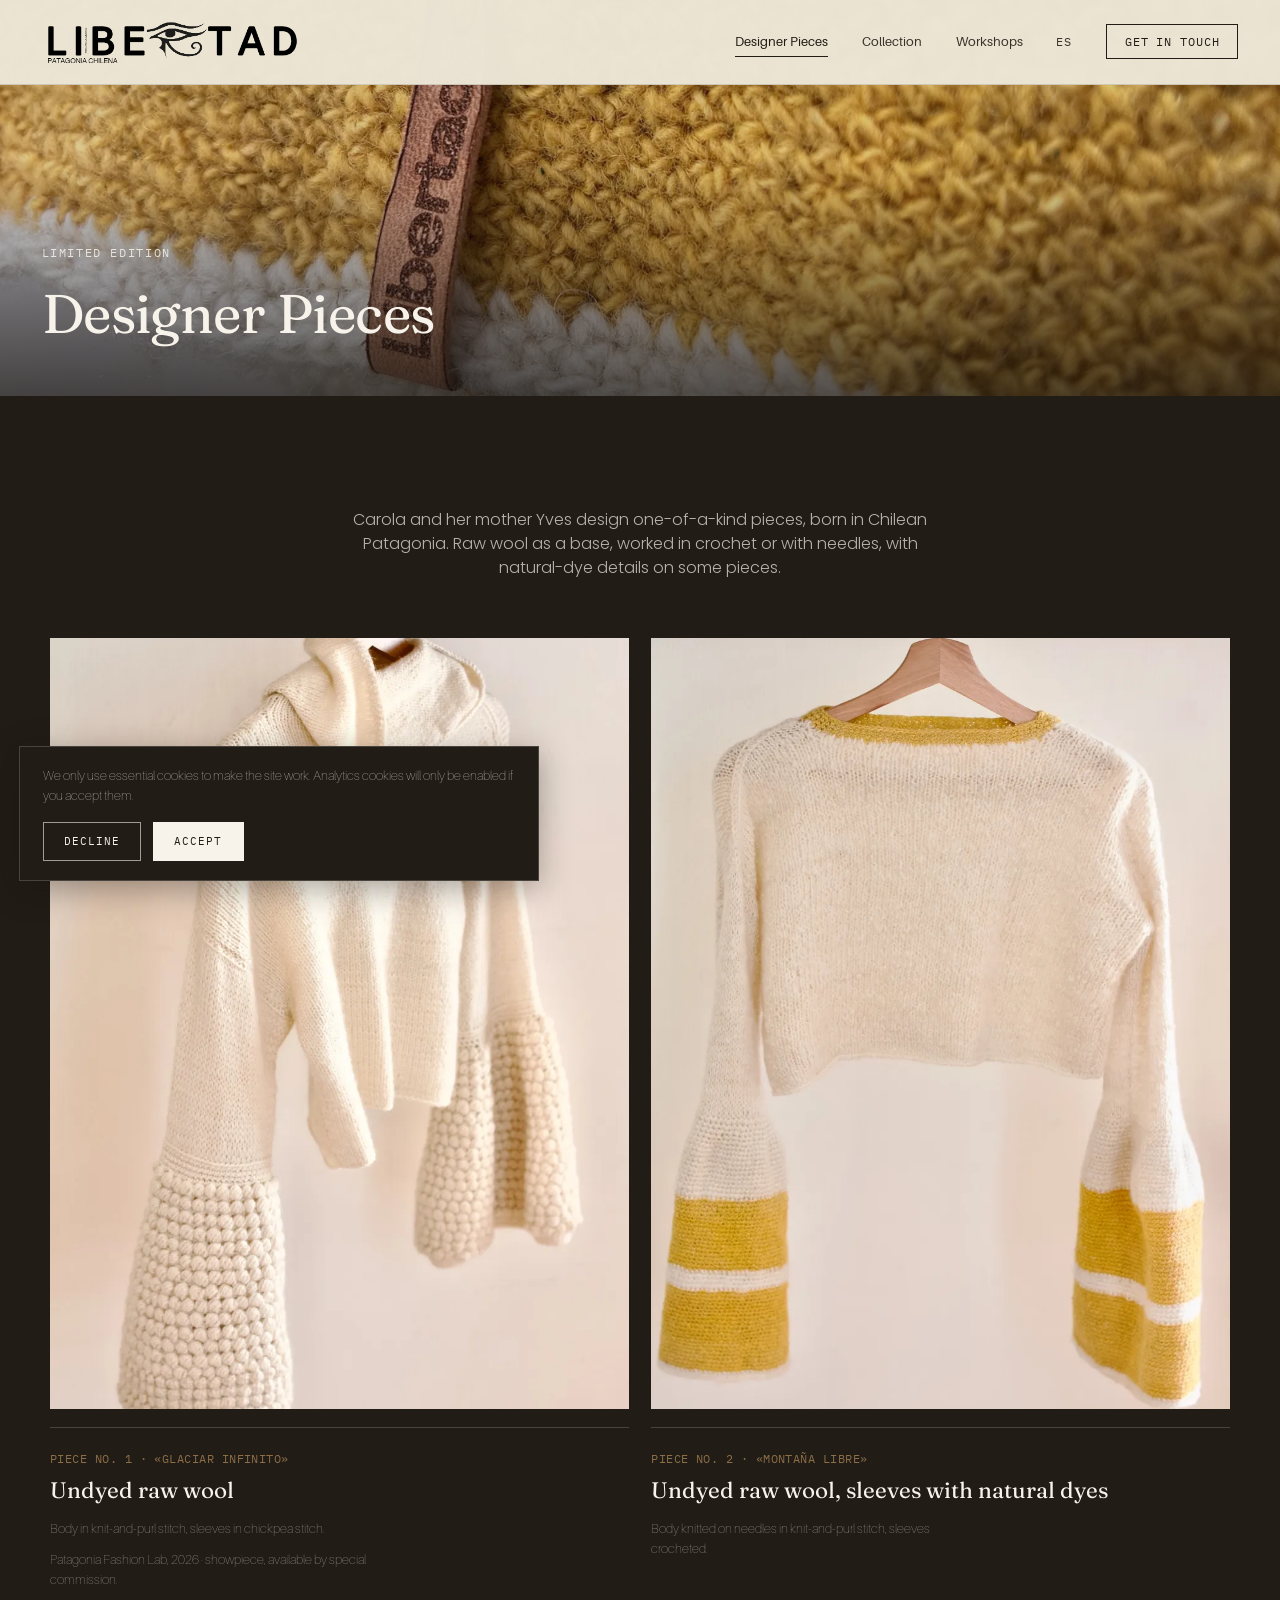
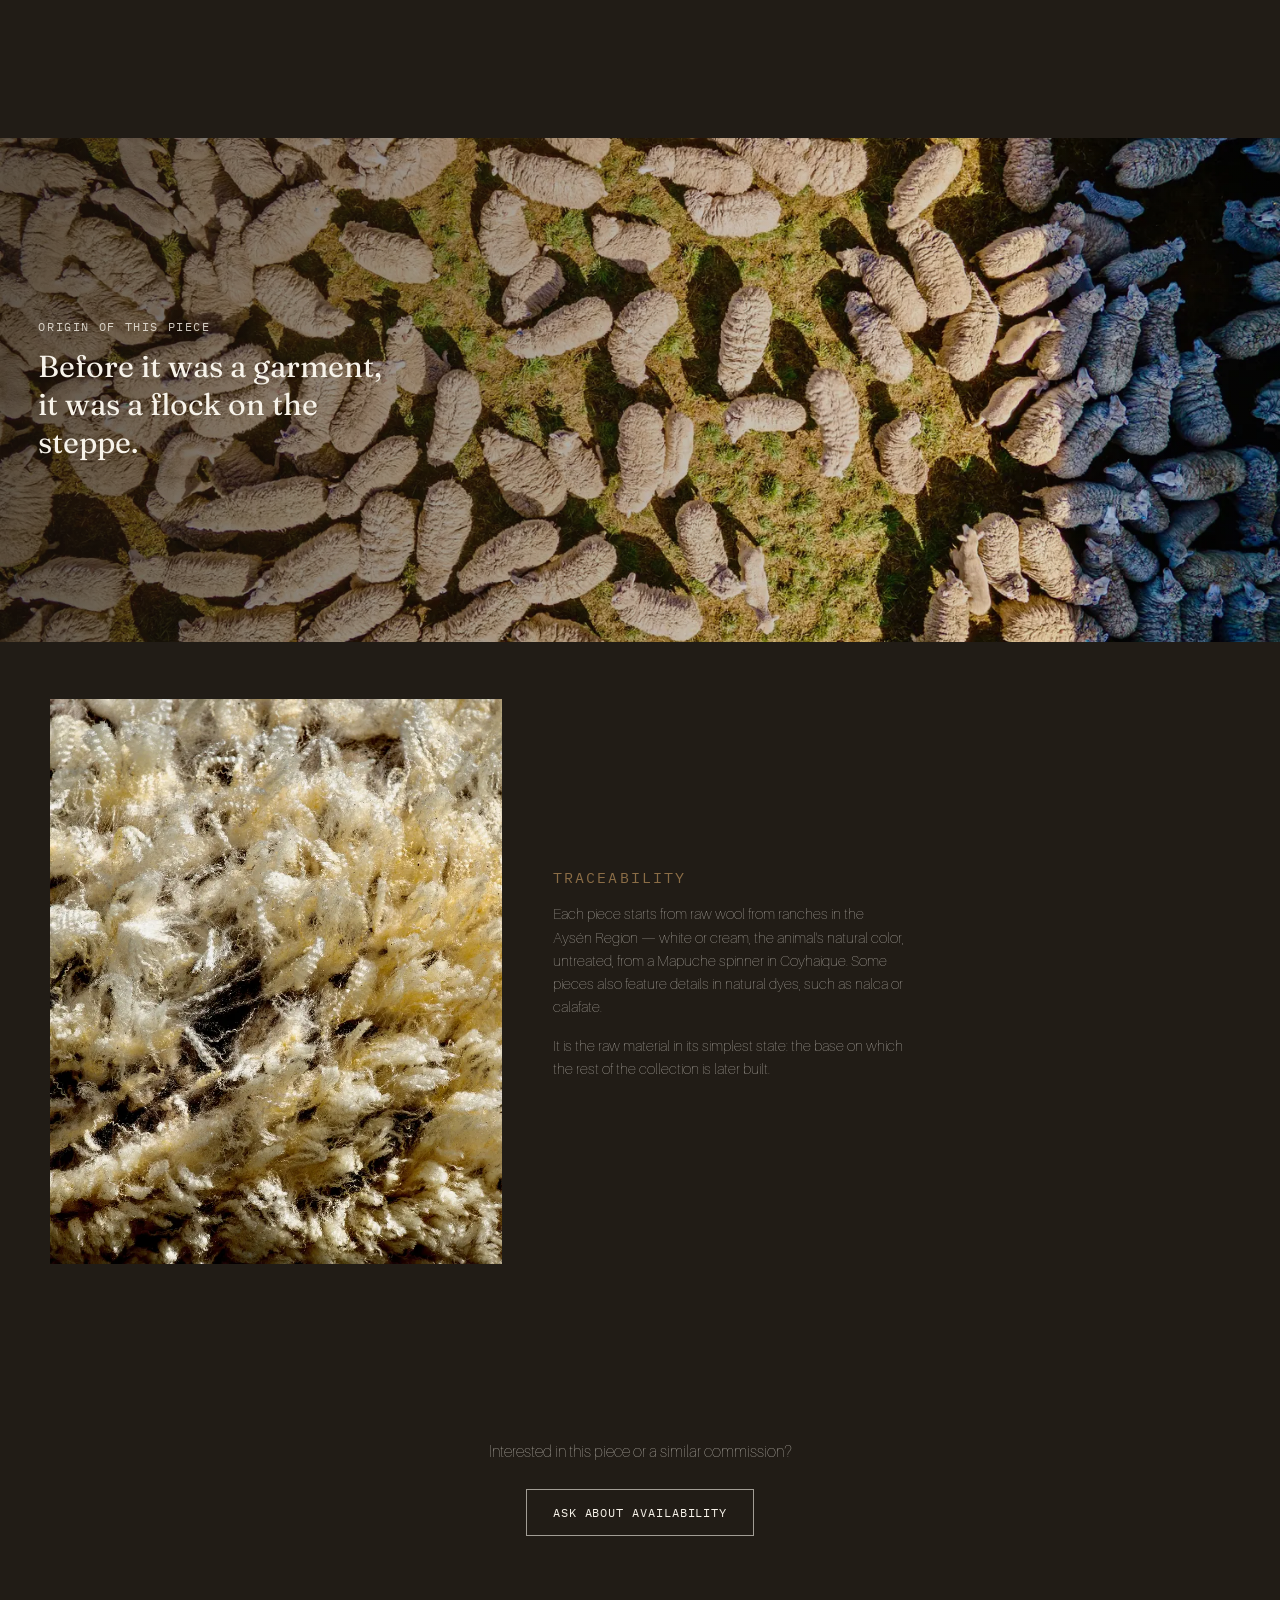
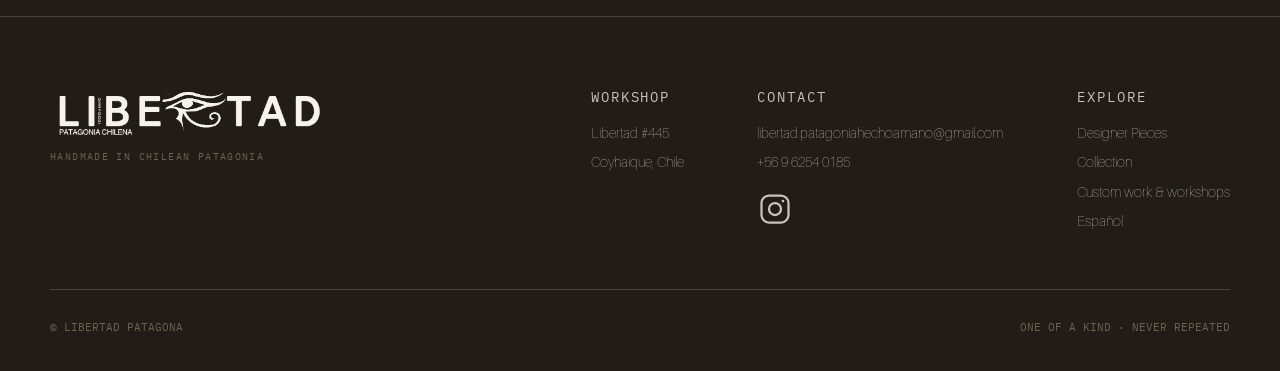
<file: en/piezas-de-autor.html>
<!DOCTYPE html>

<html lang="en">
<head>
<meta charset="utf-8"/>
<meta content="width=device-width, initial-scale=1.0" name="viewport"/>
<title>Designer Pieces — Libertad Patagona</title>




<link as="font" crossorigin="" href="../assets/fonts/fraunces-400.woff2" rel="preload" type="font/woff2"/><link as="font" crossorigin="" href="../assets/fonts/aileron-400.woff2" rel="preload" type="font/woff2"/><link href="../assets/css/style.css" rel="stylesheet"/><link href="/favicon.ico" rel="icon" sizes="48x48"/><link href="/icon-192.png" rel="icon" sizes="192x192" type="image/png"/><link href="/apple-touch-icon.png" rel="apple-touch-icon"/><meta content="One-of-a-kind designer pieces in raw wool, with natural-dye details, designed and hand-knitted at the Libertad Patagona workshop, Coyhaique." name="description"/><link href="https://www.libertadpatagona.cl/en/piezas-de-autor.html" rel="canonical"/><link href="https://www.libertadpatagona.cl/piezas-de-autor.html" hreflang="es" rel="alternate"/><link href="https://www.libertadpatagona.cl/en/piezas-de-autor.html" hreflang="en" rel="alternate"/><link href="https://www.libertadpatagona.cl/piezas-de-autor.html" hreflang="x-default" rel="alternate"/><meta content="website" property="og:type"/><meta content="Designer Pieces — Libertad Patagona" property="og:title"/><meta content="One-of-a-kind designer pieces in raw wool, with natural-dye details, designed and hand-knitted at the Libertad Patagona workshop, Coyhaique." property="og:description"/><meta content="https://www.libertadpatagona.cl/en/piezas-de-autor.html" property="og:url"/><meta content="https://www.libertadpatagona.cl/assets/img/og-image.png" property="og:image"/><meta content="image/png" property="og:image:type"/><meta content="1200" property="og:image:width"/><meta content="630" property="og:image:height"/><meta content="Libertad Patagona — handmade in Chilean Patagonia" property="og:image:alt"/><meta content="en_US" property="og:locale"/><meta content="Libertad Patagona" property="og:site_name"/><meta content="summary_large_image" name="twitter:card"/><meta content="Designer Pieces — Libertad Patagona" name="twitter:title"/><meta content="One-of-a-kind designer pieces in raw wool, with natural-dye details, designed and hand-knitted at the Libertad Patagona workshop, Coyhaique." name="twitter:description"/><meta content="https://www.libertadpatagona.cl/assets/img/og-image.png" name="twitter:image"/><meta content="Libertad Patagona — handmade in Chilean Patagonia" name="twitter:image:alt"/><script type="application/ld+json">{
  "@context": "https://schema.org",
  "@type": "ClothingStore",
  "name": "Libertad Patagona",
  "description": "Family hand-knitting workshop in Coyhaique, Chilean Patagonia.",
  "address": {
    "@type": "PostalAddress",
    "streetAddress": "Libertad #445",
    "addressLocality": "Coyhaique",
    "addressRegion": "Región de Aysén",
    "addressCountry": "CL"
  },
  "email": "libertad.patagoniahechoamano@gmail.com",
  "telephone": "+56962540185",
  "image": "https://www.libertadpatagona.cl/assets/img/pieza-crema-frente.webp"
}</script></head>
<body>
<header class="static" id="siteHeader">
<a class="brand-block" href="index.html" style="display:flex;align-items:center;">
<div class="brand-logo">
<img alt="Libertad Patagona" class="logo-light" fetchpriority="high" height="84" loading="eager" src="../assets/img/logo-header.png" width="462"/>
<img alt="Libertad Patagona" class="logo-dark" fetchpriority="high" height="91" loading="eager" src="../assets/img/logo-footer.png" width="472"/>
</div>
</a>
<nav id="siteNav">
<a class="current" href="piezas-de-autor.html">Designer Pieces</a>
<a href="coleccion.html">Collection</a>
<a href="servicios.html">Workshops</a>
<a class="lang-switch" href="../piezas-de-autor.html" hreflang="es" lang="es">ES</a>
<a class="nav-cta" href="https://wa.me/56962540185?text=Hello%2C%20I%27m%20writing%20from%20the%20Libertad%20Patagona%20website." target="_blank" rel="noopener">Get in touch</a>
</nav>
<button class="nav-toggle" id="navToggle" type="button" aria-label="Open menu" data-label-open="Open menu" data-label-close="Close menu" aria-expanded="false" aria-controls="siteNav"><span></span><span></span></button>
</header>
<div class="page-banner" style="background-image:url('../assets/img/21b.webp'); background-position:center 100%;">
<div class="page-banner-inner">
<p class="eyebrow">Limited edition</p>
<h1>Designer Pieces</h1>
</div>
</div>
<section class="autor" id="autor">
<p class="section-intro reveal">Carola and her mother Yves design one-of-a-kind pieces, born in Chilean Patagonia. Raw wool as a base, worked in crochet or with needles, with natural-dye details on some pieces.</p>
<div class="autor-spread reveal">
<div class="autor-piece">
<div class="img-tall"><img alt="Glaciar infinito piece, Patagonia Fashion Lab" height="1424" loading="lazy" src="../assets/img/pieza-crema-mangas.webp" width="950"/></div>
<div class="autor-caption">
<p class="code mono">PIECE NO. 1 · «GLACIAR INFINITO»</p>
<p class="name">Undyed raw wool</p>
<p class="meta">Body in knit-and-purl stitch, sleeves in chickpea stitch.</p>
<p class="meta">Patagonia Fashion Lab, 2026 · showpiece, available by special commission.</p>
</div>
</div>
<div class="autor-piece">
<div class="img-tall"><img alt="Montaña libre piece, back view with yellow sleeves" height="1200" loading="lazy" src="../assets/img/pieza-crema-perfil.webp" width="800"/></div>
<div class="autor-caption">
<p class="code mono">PIECE NO. 2 · «MONTAÑA LIBRE»</p>
<p class="name">Undyed raw wool, sleeves with natural dyes</p>
<p class="meta">Body knitted on needles in knit-and-purl stitch, sleeves crocheted.</p>
</div>
</div>
</div>
</section>
<div class="autor-origen-banner reveal">
<div class="autor-origen-banner-inner">
<p class="eyebrow mono">Origin of this piece</p>
<h3>Before it was a garment,<br/>it was a flock on the steppe.</h3>
</div>
</div>
<div class="autor-origen-detail-wrap reveal">
<div class="autor-origen-detail">
<img alt="Shepherd and lambs, Aysén Region" height="860" loading="lazy" src="../assets/img/pastor-corderos.webp" width="800"/>
<div>
<p class="eyebrow">Traceability</p>
<p>Each piece starts from raw wool from ranches in the Aysén Region — white or cream, the animal's natural color, untreated, from a Mapuche spinner in Coyhaique. Some pieces also feature details in natural dyes, such as nalca or calafate.</p>
<p>It is the raw material in its simplest state: the base on which the rest of the collection is later built.</p>
</div>
</div>
</div>
<div class="autor-cta reveal">
<p>Interested in this piece or a similar commission?</p>
<a class="btn btn-light"  href="https://wa.me/56962540185?text=Hello%2C%20I%27m%20interested%20in%20a%20piece%20from%20your%20collection" target="_blank" rel="noopener">Ask about availability</a>
</div>
<footer id="contacto">
<div class="footer-top">
<div class="footer-logo">
<div aria-label="Libertad Patagona" class="footer-logo-mark" role="img"></div>
<small>HANDMADE IN CHILEAN PATAGONIA</small>
</div>
<div class="footer-cols">
<div class="footer-col">
<p class="eyebrow">Workshop</p>
<p>Libertad #445</p>
<p>Coyhaique, Chile</p>
</div>
<div class="footer-col">
<p class="eyebrow">Contact</p>
<a href="mailto:libertad.patagoniahechoamano@gmail.com">libertad.patagoniahechoamano@gmail.com</a>
<a href="https://wa.me/56962540185">+56 9 6254 0185</a>
<div class="footer-social">
<a href="https://www.instagram.com/libertad.patagona_hechoamano/" target="_blank" rel="noopener" aria-label="Libertad Patagona on Instagram">
<svg xmlns="http://www.w3.org/2000/svg" viewBox="0 0 24 24" width="36" height="36" fill="none" stroke="currentColor" stroke-width="1.5" stroke-linecap="round" stroke-linejoin="round" aria-hidden="true"><rect x="3" y="3" width="18" height="18" rx="5"/><circle cx="12" cy="12" r="4"/><circle cx="17.3" cy="6.7" r="0.9" fill="currentColor" stroke="none"/></svg>
</a>
</div>
</div>
<div class="footer-col">
<p class="eyebrow">Explore</p>
<a href="piezas-de-autor.html">Designer Pieces</a>
<a href="coleccion.html">Collection</a>
<a href="servicios.html">Custom work &amp; workshops</a>
<a href="../piezas-de-autor.html" hreflang="es" lang="es">Español</a>
</div>
</div>
</div>
<div class="footer-bottom">
<span>© LIBERTAD PATAGONA</span>
<span>ONE OF A KIND · NEVER REPEATED</span>
</div>
</footer>
<script>
  const header = document.getElementById('siteHeader');
  if(!header.classList.contains('static')){
    const onScroll = () => { if (window.scrollY > 60) header.classList.add('solid'); else header.classList.remove('solid'); };
    window.addEventListener('scroll', onScroll, {passive:true});
    onScroll();
  }
  const prefersReduced = window.matchMedia('(prefers-reduced-motion: reduce)').matches;
  if(!prefersReduced && 'IntersectionObserver' in window){
    const obs = new IntersectionObserver((entries)=>{
      entries.forEach(e=>{ if(e.isIntersecting){ e.target.classList.add('in'); obs.unobserve(e.target); } });
    }, {threshold:0.12});
    document.querySelectorAll('.reveal').forEach(el=>obs.observe(el));
  } else {
    document.querySelectorAll('.reveal').forEach(el=>el.classList.add('in'));
  }
</script>
<script defer src="../assets/js/nav.js"></script>
<script defer src="../assets/js/cookies.js"></script>
</body>
</html>
</file>
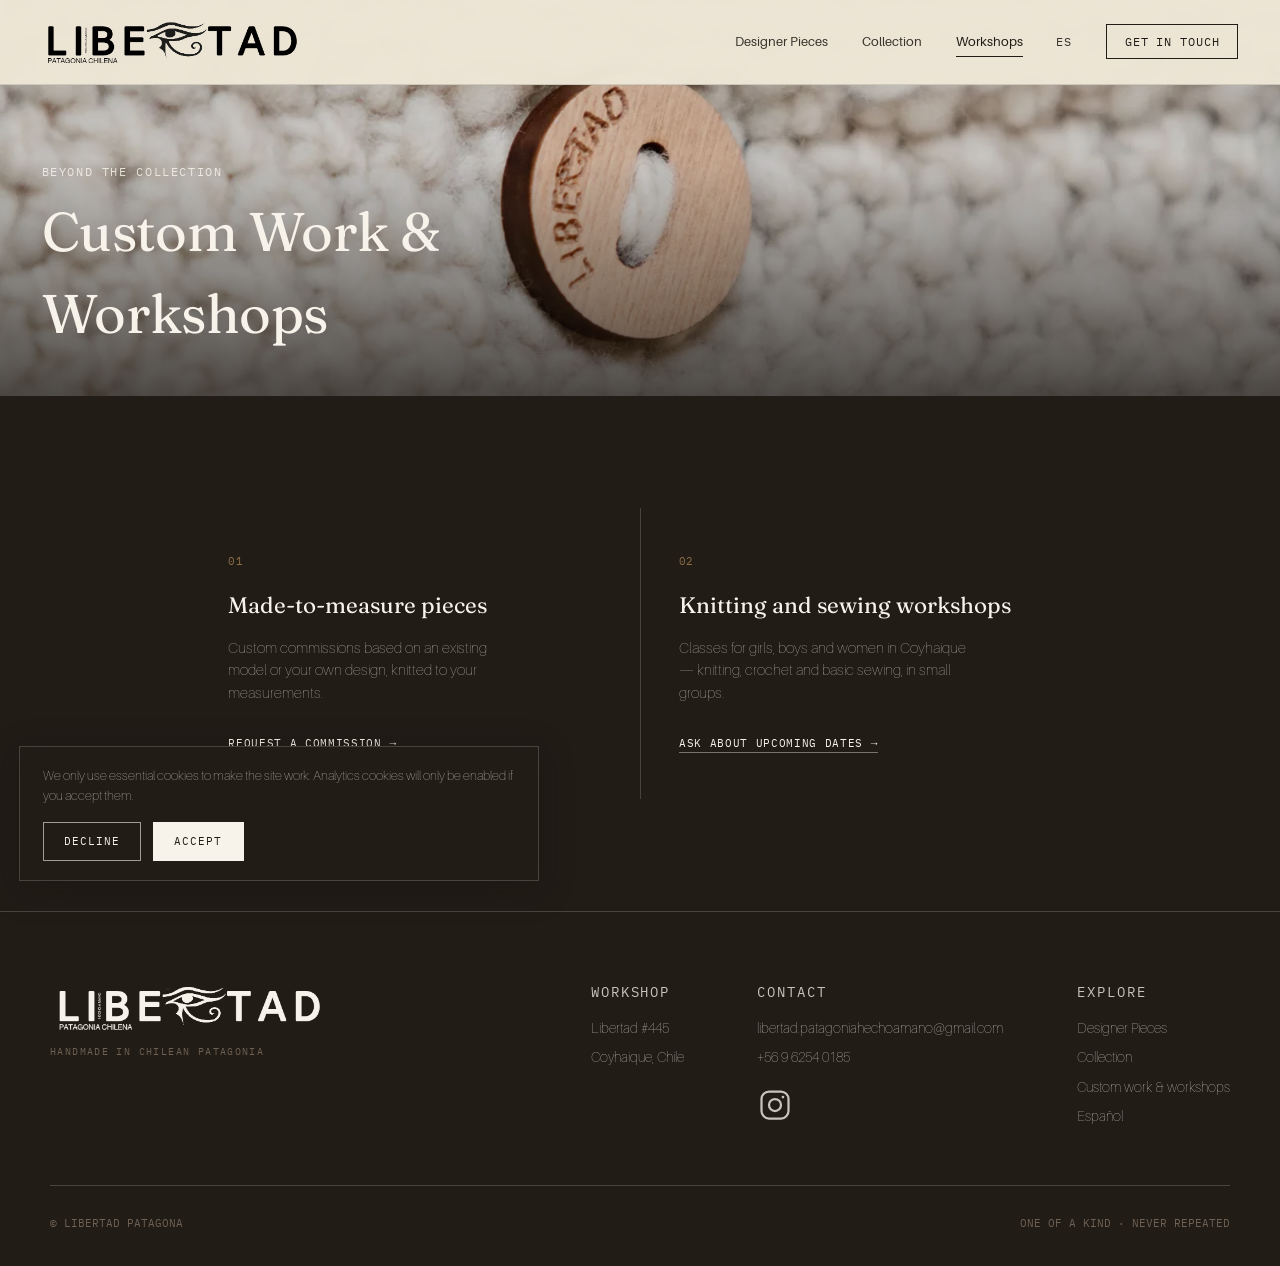
<file: en/servicios.html>
<!DOCTYPE html>

<html lang="en">
<head>
<meta charset="utf-8"/>
<meta content="width=device-width, initial-scale=1.0" name="viewport"/>
<title>Custom Work &amp; Workshops — Libertad Patagona</title>




<link as="font" crossorigin="" href="../assets/fonts/fraunces-400.woff2" rel="preload" type="font/woff2"/><link as="font" crossorigin="" href="../assets/fonts/aileron-400.woff2" rel="preload" type="font/woff2"/><link href="../assets/css/style.css" rel="stylesheet"/><link href="/favicon.ico" rel="icon" sizes="48x48"/><link href="/icon-192.png" rel="icon" sizes="192x192" type="image/png"/><link href="/apple-touch-icon.png" rel="apple-touch-icon"/><meta content="Made-to-measure knitwear and wool workshops at Libertad Patagona, Coyhaique: personalized pieces and hands-on knitting experiences in Patagonia." name="description"/><link href="https://www.libertadpatagona.cl/en/servicios.html" rel="canonical"/><link href="https://www.libertadpatagona.cl/servicios.html" hreflang="es" rel="alternate"/><link href="https://www.libertadpatagona.cl/en/servicios.html" hreflang="en" rel="alternate"/><link href="https://www.libertadpatagona.cl/servicios.html" hreflang="x-default" rel="alternate"/><meta content="website" property="og:type"/><meta content="Custom Work &amp; Workshops — Libertad Patagona" property="og:title"/><meta content="Made-to-measure knitwear and wool workshops at Libertad Patagona, Coyhaique: personalized pieces and hands-on knitting experiences in Patagonia." property="og:description"/><meta content="https://www.libertadpatagona.cl/en/servicios.html" property="og:url"/><meta content="https://www.libertadpatagona.cl/assets/img/og-image.png" property="og:image"/><meta content="image/png" property="og:image:type"/><meta content="1200" property="og:image:width"/><meta content="630" property="og:image:height"/><meta content="Libertad Patagona — handmade in Chilean Patagonia" property="og:image:alt"/><meta content="en_US" property="og:locale"/><meta content="Libertad Patagona" property="og:site_name"/><meta content="summary_large_image" name="twitter:card"/><meta content="Custom Work &amp; Workshops — Libertad Patagona" name="twitter:title"/><meta content="Made-to-measure knitwear and wool workshops at Libertad Patagona, Coyhaique: personalized pieces and hands-on knitting experiences in Patagonia." name="twitter:description"/><meta content="https://www.libertadpatagona.cl/assets/img/og-image.png" name="twitter:image"/><meta content="Libertad Patagona — handmade in Chilean Patagonia" name="twitter:image:alt"/><script type="application/ld+json">{
  "@context": "https://schema.org",
  "@type": "ClothingStore",
  "name": "Libertad Patagona",
  "description": "Family hand-knitting workshop in Coyhaique, Chilean Patagonia.",
  "address": {
    "@type": "PostalAddress",
    "streetAddress": "Libertad #445",
    "addressLocality": "Coyhaique",
    "addressRegion": "Región de Aysén",
    "addressCountry": "CL"
  },
  "email": "libertad.patagoniahechoamano@gmail.com",
  "telephone": "+56962540185",
  "image": "https://www.libertadpatagona.cl/assets/img/pieza-crema-frente.webp"
}</script></head>
<body>
<header class="static" id="siteHeader">
<a class="brand-block" href="index.html" style="display:flex;align-items:center;">
<div class="brand-logo">
<img alt="Libertad Patagona" class="logo-light" fetchpriority="high" height="84" loading="eager" src="../assets/img/logo-header.png" width="462"/>
<img alt="Libertad Patagona" class="logo-dark" fetchpriority="high" height="91" loading="eager" src="../assets/img/logo-footer.png" width="472"/>
</div>
</a>
<nav id="siteNav">
<a href="piezas-de-autor.html">Designer Pieces</a>
<a href="coleccion.html">Collection</a>
<a class="current" href="servicios.html">Workshops</a>
<a class="lang-switch" href="../servicios.html" hreflang="es" lang="es">ES</a>
<a class="nav-cta" href="https://wa.me/56962540185?text=Hello%2C%20I%27m%20writing%20from%20the%20Libertad%20Patagona%20website." target="_blank" rel="noopener">Get in touch</a>
</nav>
<button class="nav-toggle" id="navToggle" type="button" aria-label="Open menu" data-label-open="Open menu" data-label-close="Close menu" aria-expanded="false" aria-controls="siteNav"><span></span><span></span></button>
</header>
<div class="page-banner" style="background-image:url('../assets/img/servicios-banner.webp'); background-position:center 50%;">
<div class="page-banner-inner">
<p class="eyebrow">Beyond the collection</p>
<h1>Custom Work &amp; Workshops</h1>
</div>
</div>
<section class="servicios" id="servicios">
<div class="serv-grid reveal">
<div class="serv-card">
<span class="num mono">01</span>
<h3>Made-to-measure pieces</h3>
<p>Custom commissions based on an existing model or your own design, knitted to your measurements.</p>
<a class="link" href="https://wa.me/56962540185?text=Hello%2C%20I%27m%20interested%20in%20a%20custom%20commission" target="_blank" rel="noopener">Request a commission →</a>
</div>
<div class="serv-card">
<span class="num mono">02</span>
<h3>Knitting and sewing workshops</h3>
<p>Classes for girls, boys and women in Coyhaique — knitting, crochet and basic sewing, in small groups.</p>
<a class="link" href="https://wa.me/56962540185?text=Hello%2C%20I%27d%20like%20to%20know%20the%20dates%20of%20the%20upcoming%20courses" target="_blank" rel="noopener">Ask about upcoming dates →</a>
</div>
</div>
</section>
<footer id="contacto">
<div class="footer-top">
<div class="footer-logo">
<div aria-label="Libertad Patagona" class="footer-logo-mark" role="img"></div>
<small>HANDMADE IN CHILEAN PATAGONIA</small>
</div>
<div class="footer-cols">
<div class="footer-col">
<p class="eyebrow">Workshop</p>
<p>Libertad #445</p>
<p>Coyhaique, Chile</p>
</div>
<div class="footer-col">
<p class="eyebrow">Contact</p>
<a href="mailto:libertad.patagoniahechoamano@gmail.com">libertad.patagoniahechoamano@gmail.com</a>
<a href="https://wa.me/56962540185">+56 9 6254 0185</a>
<div class="footer-social">
<a href="https://www.instagram.com/libertad.patagona_hechoamano/" target="_blank" rel="noopener" aria-label="Libertad Patagona on Instagram">
<svg xmlns="http://www.w3.org/2000/svg" viewBox="0 0 24 24" width="36" height="36" fill="none" stroke="currentColor" stroke-width="1.5" stroke-linecap="round" stroke-linejoin="round" aria-hidden="true"><rect x="3" y="3" width="18" height="18" rx="5"/><circle cx="12" cy="12" r="4"/><circle cx="17.3" cy="6.7" r="0.9" fill="currentColor" stroke="none"/></svg>
</a>
</div>
</div>
<div class="footer-col">
<p class="eyebrow">Explore</p>
<a href="piezas-de-autor.html">Designer Pieces</a>
<a href="coleccion.html">Collection</a>
<a href="servicios.html">Custom work &amp; workshops</a>
<a href="../servicios.html" hreflang="es" lang="es">Español</a>
</div>
</div>
</div>
<div class="footer-bottom">
<span>© LIBERTAD PATAGONA</span>
<span>ONE OF A KIND · NEVER REPEATED</span>
</div>
</footer>
<script>
  const header = document.getElementById('siteHeader');
  if(!header.classList.contains('static')){
    const onScroll = () => { if (window.scrollY > 60) header.classList.add('solid'); else header.classList.remove('solid'); };
    window.addEventListener('scroll', onScroll, {passive:true});
    onScroll();
  }
  const prefersReduced = window.matchMedia('(prefers-reduced-motion: reduce)').matches;
  if(!prefersReduced && 'IntersectionObserver' in window){
    const obs = new IntersectionObserver((entries)=>{
      entries.forEach(e=>{ if(e.isIntersecting){ e.target.classList.add('in'); obs.unobserve(e.target); } });
    }, {threshold:0.12});
    document.querySelectorAll('.reveal').forEach(el=>obs.observe(el));
  } else {
    document.querySelectorAll('.reveal').forEach(el=>el.classList.add('in'));
  }
</script>
<script defer src="../assets/js/nav.js"></script>
<script defer src="../assets/js/cookies.js"></script>
</body>
</html>
</file>
<file: assets/css/style.css>
/* Libertad Patagona Chilena — shared stylesheet, self-hosted fonts, merged from 4 pages */

@font-face{font-family:'Fraunces';font-style:normal;font-weight:400;font-display:swap;src:url('../fonts/fraunces-400.woff2') format('woff2');}
@font-face{font-family:'Poppins';font-style:normal;font-weight:300;font-display:swap;src:url('../fonts/poppins-300.woff2') format('woff2');}
@font-face{font-family:'IBM Plex Mono';font-style:normal;font-weight:400;font-display:swap;src:url('../fonts/ibm-plex-mono-400.woff2') format('woff2');}
@font-face{font-family:'Aileron';font-style:normal;font-weight:300;font-display:swap;src:url('../fonts/aileron-300.woff2') format('woff2');}
@font-face{font-family:'Aileron';font-style:normal;font-weight:400;font-display:swap;src:url('../fonts/aileron-400.woff2') format('woff2');}

:root{--cream:#EDE6D6; --paper:#F7F3EA; --charcoal:#211C16; --wood:#8B6D46;
  --maroon:#5C2A28; --stone:#6E6154; --line: rgba(33,28,22,0.14); --line-light: rgba(247,243,234,0.18);}
*{margin:0;padding:0;box-sizing:border-box;}
html{scroll-behavior:smooth;}
body{background:var(--cream); color:var(--charcoal); font-family:"Aileron",sans-serif; font-weight:400; line-height:1.5; -webkit-font-smoothing:antialiased;}
a{color:inherit; text-decoration:none;}
img{display:block; max-width:100%;}
.mono{font-family:"IBM Plex Mono",monospace; letter-spacing:0.04em;}
.eyebrow{font-family:"IBM Plex Mono",monospace; font-size:0.72rem; letter-spacing:0.14em; text-transform:uppercase; color:var(--stone);}
header{position:fixed; top:0;left:0;right:0; z-index:100; display:flex; align-items:center; justify-content:space-between;
  padding:1.5rem 2.6rem; transition:background .5s ease, padding .4s ease, border-color .4s ease; border-bottom:1px solid transparent;}
header.solid{background:rgba(237,230,214,0.94); backdrop-filter:blur(6px); padding:1.05rem 2.6rem; border-bottom:1px solid var(--line);}
.brand-logo{height:50px; display:flex; align-items:center;}
.brand-logo img{height:100%; width:auto;}
.brand-logo .logo-dark{display:none;}
header.solid .brand-logo .logo-light{display:none;}
header.solid .brand-logo .logo-dark{display:block;}
.brand-block{display:flex; align-items:center;}
nav{display:flex; gap:2.1rem;}
nav a{font-size:0.82rem; color:var(--paper); opacity:0.88; transition:opacity .25s ease, color .4s ease; position:relative;}
header.solid nav a{color:var(--charcoal);}
nav a.current{opacity:1;}
nav a.current::after{content:""; position:absolute; left:0;bottom:-5px; width:100%;height:1px; background:currentColor;}
nav a:hover{opacity:1;}
header.static{background:rgba(237,230,214,0.98); border-bottom:1px solid var(--line); padding:1.05rem 2.6rem;}
header.static .brand-logo .logo-light{display:none;}
header.static .brand-logo .logo-dark{display:block;}
header.static nav a{color:var(--charcoal);}
nav{align-items:center;}
nav .lang-switch{font-family:"IBM Plex Mono",monospace; font-size:0.72rem; letter-spacing:0.1em; text-transform:uppercase;}
nav .nav-cta{display:inline-block; opacity:1; padding:0.5rem 1.1rem; border:1px solid currentColor; font-family:"IBM Plex Mono",monospace; font-size:0.72rem; letter-spacing:0.08em; text-transform:uppercase; transition:background .3s ease, color .3s ease, border-color .3s ease;}
nav .nav-cta:hover{background:var(--paper); color:var(--charcoal); border-color:var(--paper);}
header.solid nav .nav-cta:hover, header.static nav .nav-cta:hover{background:var(--charcoal); color:var(--paper); border-color:var(--charcoal);}
section{padding:7rem 2.6rem;}
.section-head{max-width:640px; margin:0 auto 1.6rem; text-align:center;}
.section-head .eyebrow{justify-content:center; display:flex;}
.section-head h2{font-family:"Fraunces",serif; font-weight:400; font-size:clamp(1.9rem,3.4vw,2.7rem); margin-top:0.7rem; letter-spacing:-0.005em;}
.section-intro{max-width:600px; margin:0 auto 3.6rem; text-align:center; color:var(--stone); font-family:"Poppins",sans-serif; font-weight:300; font-size:1rem;}
.reveal{opacity:0; transform:translateY(22px); transition:opacity .8s ease, transform .8s ease;}
.reveal.in{opacity:1; transform:translateY(0);}
.btn{display:inline-block; font-family:"IBM Plex Mono",monospace; font-size:0.72rem; letter-spacing:0.08em; text-transform:uppercase; color:var(--charcoal); border:1px solid var(--charcoal); padding:0.85rem 1.6rem; white-space:nowrap; transition:background .3s ease, color .3s ease;}
.btn:hover{background:var(--charcoal); color:var(--paper);}
.btn-light{color:var(--paper); border-color:rgba(247,243,234,0.6);}
.btn-light:hover{background:var(--paper); color:var(--charcoal);}
.page-banner{position:relative; height:44vh; min-height:320px; display:flex; align-items:flex-end; background:#000 center/cover no-repeat;}
.page-banner::before{content:""; position:absolute; inset:0; background:linear-gradient(180deg, rgba(20,16,12,0.2) 0%, rgba(20,16,12,0.15) 40%, rgba(20,16,12,0.72) 100%);}
.page-banner-inner{position:relative; z-index:2; padding:0 2.6rem 2.6rem; max-width:760px;}
.page-banner-inner .eyebrow{color:var(--paper); opacity:0.85; margin-bottom:0.7rem;}
.page-banner-inner h1{font-family:"Fraunces",serif; font-weight:400; font-size:clamp(2.1rem,4.4vw,3.4rem); color:var(--paper); letter-spacing:-0.01em;}
.back-link{position:relative; z-index:2; display:inline-block; margin:0 2.6rem 1.2rem; font-size:0.76rem; color:var(--paper); opacity:0.8;}
footer{background:var(--charcoal); color:var(--paper); padding:4.4rem 2.6rem 2.2rem; border-top:1px solid var(--line-light);}
.footer-top{max-width:1180px; margin:0 auto; display:flex; justify-content:space-between; align-items:flex-start; flex-wrap:wrap; gap:2.4rem; padding-bottom:3rem;}
.footer-logo-mark{height:50px; width:275px; margin-bottom:0.8rem; background-color:var(--paper); -webkit-mask-repeat:no-repeat; mask-repeat:no-repeat; -webkit-mask-position:left center; mask-position:left center; -webkit-mask-size:contain; mask-size:contain; -webkit-mask-image:url(../img/logo-header.png); mask-image:url(../img/logo-header.png);}
.footer-logo small{display:block; font-family:"IBM Plex Mono",monospace; font-size:0.62rem; letter-spacing:0.14em; color:var(--stone);}
.footer-cols{display:flex; gap:4.6rem; flex-wrap:wrap;}
.footer-col .eyebrow{margin-bottom:1rem;}
.footer-col a, .footer-col p{display:block; font-size:0.86rem; color:rgba(247,243,234,0.78); margin-bottom:0.55rem; font-weight:300;}
.footer-col .footer-social{display:flex; gap:0.7rem; margin-top:1.1rem;}
.footer-col .footer-social a{display:inline-flex; align-items:center; justify-content:center; margin:0; color:rgba(247,243,234,0.78); transition:color .25s ease;}
.footer-col .footer-social a:hover{color:var(--paper);}
.footer-bottom{max-width:1180px; margin:0 auto; display:flex; justify-content:space-between; font-size:0.68rem; color:var(--stone); padding-top:1.8rem; border-top:1px solid var(--line-light); font-family:"IBM Plex Mono",monospace;}
.hero{position:relative; height:100vh; min-height:640px; overflow:hidden;}
.hero-split{position:absolute; inset:0; display:flex;}
.hero-half{position:relative; width:50%; height:100%; background-size:cover; background-repeat:no-repeat; display:block;}
.hero-half-autor{background-position:center 38%;}
.hero-half-coleccion{background-position:center 30%;}
.hero-half::before{content:""; position:absolute; inset:0; background:linear-gradient(180deg, rgba(20,16,12,0.18) 0%, rgba(20,16,12,0.1) 45%, rgba(20,16,12,0.62) 100%); transition:background .3s ease;}
.hero-half:hover::before{background:linear-gradient(180deg, rgba(20,16,12,0.1) 0%, rgba(20,16,12,0.05) 45%, rgba(20,16,12,0.5) 100%);}
.hero-half-label{position:absolute; bottom:2rem; color:var(--paper); font-size:0.74rem; letter-spacing:0.14em; opacity:0.9; z-index:2; white-space:nowrap; display:flex; align-items:center; gap:0.5rem;}
.hero-half-label .arrow{transition:transform .25s ease;}
.hero-half:hover .hero-half-label .arrow{transform:translateX(4px);}
.hero-half-autor .hero-half-label{right:2rem;}
.hero-half-coleccion .hero-half-label{left:2rem;}
.hero-center{position:absolute; top:50%; left:50%; transform:translate(-50%,-58%); z-index:3; text-align:center; padding:2rem 1.4rem; max-width:640px; width:90%;}
.hero-center::before{content:""; position:absolute; inset:-2.4rem -3rem; z-index:-1; background:radial-gradient(ellipse at center, rgba(20,16,12,0.55) 0%, rgba(20,16,12,0) 72%);}
.hero-center h1{font-family:"Fraunces",serif; font-weight:400; font-size:clamp(2.2rem, 4.6vw, 3.6rem); line-height:1.12; color:var(--paper); letter-spacing:-0.005em;}
.hero-center p{margin-top:1.3rem; color:var(--paper); opacity:0.88; font-size:1rem; font-family:"Poppins",sans-serif; font-weight:300; max-width:46ch; margin-left:auto; margin-right:auto;}
.hero-seam{position:absolute; top:0; bottom:0; left:50%; width:1px; background:rgba(247,243,234,0.35); z-index:2;}
.oficio{background:var(--paper); display:grid; grid-template-columns:1.05fr 0.95fr; gap:5vw; align-items:center; max-width:1180px; margin:0 auto; padding:6.5rem 2.6rem;}
.oficio-text .eyebrow{margin-bottom:1.1rem;}
.oficio-text h2{font-family:"Fraunces",serif; font-weight:400; font-size:clamp(1.8rem,3vw,2.5rem); line-height:1.18; margin-bottom:1.6rem;}
.oficio-text p{color:var(--stone); font-weight:300; font-size:1.02rem; max-width:46ch; margin-bottom:1.1rem;}
.oficio-text .signature{margin-top:1.8rem; font-family:"Fraunces",serif; font-style:italic; font-size:1.05rem; color:var(--charcoal);}
.oficio-img{position:relative; overflow:hidden; aspect-ratio:3/4;}
.oficio-img img{width:100%;height:100%;object-fit:cover;object-position:center 18%;}
.oficio-img .tag{position:absolute; left:1rem; bottom:1rem; background:rgba(33,28,22,0.72); color:var(--paper); font-size:0.68rem; padding:0.45rem 0.7rem;}
.paths{max-width:1180px; margin:0 auto; padding:5.5rem 2.6rem; display:grid; grid-template-columns:1fr 1fr; gap:2rem;}
.path-card{position:relative; aspect-ratio:4/5; overflow:hidden; display:flex; align-items:flex-end;}
.path-card img{position:absolute; inset:0; width:100%; height:100%; object-fit:cover; transition:transform .8s ease;}
.path-card:hover img{transform:scale(1.04);}
.path-card::before{content:""; position:absolute; inset:0; background:linear-gradient(180deg, rgba(20,16,12,0.1) 0%, rgba(20,16,12,0.68) 100%); z-index:1;}
.path-card-inner{position:relative; z-index:2; padding:1.8rem;}
.path-card-inner .eyebrow{color:var(--paper); opacity:0.85; margin-bottom:0.5rem;}
.path-card-inner h3{font-family:"Fraunces",serif; font-weight:400; font-size:1.7rem; color:var(--paper); margin-bottom:0.8rem;}
.path-card-inner .btn-light{font-size:0.7rem;}
.coleccion{background:var(--cream);}
.grid{max-width:1200px; margin:0 auto; display:grid; grid-template-columns:repeat(3,1fr); gap:2.6rem;}
.card{overflow:hidden;}
.card-img{position:relative; aspect-ratio:3/4; overflow:hidden; background:var(--wood);}
.card-img img{width:100%;height:100%;object-fit:cover; transition:transform 1.1s cubic-bezier(.2,.7,.2,1);}
.card:hover .card-img img{transform:scale(1.045);}
.card-status{position:absolute; top:0.9rem; right:0.9rem; font-size:0.62rem; padding:0.3rem 0.55rem; background:var(--paper); color:var(--charcoal);}
.card-status.sold{background:var(--charcoal); color:var(--paper);}
.card-ledger{padding-top:1rem; border-top:1px solid var(--line); margin-top:1rem;}
.card-ledger .code{font-size:0.68rem; color:var(--maroon); margin-bottom:0.35rem;}
.card-name{font-family:"Fraunces",serif; font-size:1.25rem; font-weight:500; margin-bottom:0.3rem;}
.card-desc{font-size:0.84rem; color:var(--stone); font-weight:300;}
.coleccion-foot{max-width:1200px; margin:3rem auto 0; display:flex; justify-content:space-between; align-items:center; padding-top:1.8rem; border-top:1px solid var(--line);}
.coleccion-foot p{font-size:0.85rem; color:var(--stone); max-width:44ch; font-weight:300;}
.tenido{max-width:1180px; margin:5.5rem auto 0; display:grid; grid-template-columns:1.15fr 0.85fr; gap:5vw; align-items:center;}
.tenido img{width:100%; height:auto; aspect-ratio:4/5; object-fit:cover; object-position:center 28%;}
.tenido-text h3{font-family:"Fraunces",serif; font-weight:400; font-size:clamp(1.5rem,2.4vw,1.9rem); margin-bottom:1.1rem; line-height:1.25;}
.tenido-text p{color:var(--stone); font-weight:300; font-size:0.98rem; max-width:42ch; margin-bottom:1rem;}
.tenido-text .eyebrow{margin-bottom:0.9rem;}
.eclectico{max-width:1200px; margin:5.5rem auto 0;}
.eclectico-head{display:flex; justify-content:space-between; align-items:baseline; margin-bottom:1.4rem; border-bottom:1px solid var(--line); padding-bottom:1rem;}
.eclectico-head h4{font-family:"Fraunces",serif; font-weight:400; font-size:1.3rem;}
.eclectico-head span{font-size:0.78rem; color:var(--stone); font-weight:300;}
.eclectico-grid{display:grid; grid-template-columns:repeat(3,1fr); gap:1rem;}
.eclectico-tile{position:relative; aspect-ratio:1/1; overflow:hidden; background:var(--charcoal);}
.eclectico-tile img{width:100%;height:100%;object-fit:cover;}
.eclectico-tile .label{position:absolute; left:0.7rem; bottom:0.7rem; color:var(--paper); font-size:0.68rem; background:rgba(33,28,22,0.55); padding:0.3rem 0.55rem;}
.eclectico-tile.text-tile{display:flex; align-items:flex-end; padding:1rem; background:var(--maroon);}
.eclectico-tile.text-tile span{color:var(--paper); font-family:"Fraunces",serif; font-size:1.1rem;}
.autor{background:var(--charcoal); color:var(--paper);}
.autor .section-head h2{color:var(--paper);}
.autor .section-head .eyebrow{color:var(--wood);}
.autor .section-intro{color:rgba(247,243,234,0.7);}
.autor-spread{max-width:1180px; margin:0 auto 2.2rem; display:grid; grid-template-columns:1fr 1fr; gap:1.4rem;}
.autor-spread .img-tall{aspect-ratio:3/4; overflow:hidden;}
.autor-spread .img-tall img{width:100%;height:100%;object-fit:cover;}
.autor-caption{max-width:1180px; margin:0 auto; display:flex; justify-content:space-between; align-items:flex-end; padding-top:1.4rem; border-top:1px solid var(--line-light); flex-wrap:wrap; gap:1rem;}
.autor-caption .code{font-size:0.72rem; color:var(--wood); margin-bottom:0.4rem;}
.autor-caption .name{font-family:"Fraunces",serif; font-size:1.4rem;}
.autor-caption .meta{font-size:0.84rem; color:rgba(247,243,234,0.65); font-weight:300; max-width:46ch;}
.autor-piece .autor-caption{display:block; max-width:none; margin:1.1rem 0 0;}
.autor-piece .autor-caption .meta{margin-top:0.7rem;}
.autor-origen-banner{position:relative; height:56vh; min-height:380px; overflow:hidden; width:100%; background:#000 url("../img/esquila-galpon.webp") center 62% / cover no-repeat; display:flex; align-items:center;}
.autor-origen-banner::before{content:""; position:absolute; inset:0; background:linear-gradient(90deg, rgba(20,16,12,0.68) 0%, rgba(20,16,12,0.22) 55%, rgba(20,16,12,0.05) 100%);}
.autor-origen-banner-inner{position:relative; z-index:2; max-width:460px; padding:0 2.4rem;}
.autor-origen-banner-inner p.eyebrow{color:var(--paper); opacity:0.8;}
.autor-origen-banner-inner h3{font-family:"Fraunces",serif; font-weight:400; font-size:clamp(1.4rem,2.6vw,1.9rem); color:var(--paper); line-height:1.25; margin-top:0.7rem;}
.autor-origen-detail-wrap{background:var(--charcoal); padding:3.6rem 2.6rem 6rem;}
.autor-origen-detail{max-width:1180px; margin:0 auto; display:grid; grid-template-columns:0.8fr 1.2fr; gap:4vw; align-items:center;}
.autor-origen-detail img{width:100%; height:auto; aspect-ratio:4/5; object-fit:cover; object-position:center 22%;}
.autor-origen-detail p{color:rgba(247,243,234,0.72); font-weight:300; font-size:0.96rem; max-width:44ch; margin-bottom:1rem;}
.autor-origen-detail .eyebrow{margin-bottom:0.9rem; color:var(--wood);}
.autor-cta{text-align:center; padding:5rem 2.6rem; background:var(--charcoal);}
.autor-cta p{color:rgba(247,243,234,0.75); font-weight:300; margin-bottom:1.6rem;}
.servicios{background:var(--charcoal); color:var(--paper);}
.servicios .section-head h2{color:var(--paper);}
.servicios .section-head .eyebrow{color:var(--stone);}
.serv-grid{max-width:900px; margin:0 auto; display:grid; grid-template-columns:1fr 1fr; gap:1px; background:var(--line-light);}
.serv-card{background:var(--charcoal); padding:2.8rem 2.4rem;}
.serv-card .num{font-family:"IBM Plex Mono",monospace; font-size:0.7rem; color:var(--wood); margin-bottom:1.2rem; display:block;}
.serv-card h3{font-family:"Fraunces",serif; font-weight:400; font-size:1.4rem; margin-bottom:1rem;}
.serv-card p{color:rgba(247,243,234,0.72); font-weight:300; font-size:0.92rem; margin-bottom:1.6rem; max-width:36ch;}
.serv-card a.link{font-family:"IBM Plex Mono",monospace; font-size:0.7rem; letter-spacing:0.06em; text-transform:uppercase; border-bottom:1px solid rgba(247,243,234,0.4); padding-bottom:2px;}
.nav-toggle{display:none; position:relative; z-index:2; width:44px; height:44px; padding:0; background:none; border:0; -webkit-appearance:none; appearance:none; cursor:pointer;}
.nav-toggle span{position:absolute; left:10px; right:10px; height:1.5px; background:var(--paper); transition:transform .3s ease, top .3s ease, background .3s ease;}
.nav-toggle span:nth-child(1){top:17px;}
.nav-toggle span:nth-child(2){top:26px;}
header.solid .nav-toggle span, header.static .nav-toggle span, body.nav-open .nav-toggle span{background:var(--charcoal);}
body.nav-open .nav-toggle span:nth-child(1){top:21.5px; transform:rotate(45deg);}
body.nav-open .nav-toggle span:nth-child(2){top:21.5px; transform:rotate(-45deg);}
@media (max-width: 880px){
header, header.static{padding:1.2rem 1.4rem;}
nav{display:none;}
.nav-toggle{display:block;}
.brand-block{position:relative; z-index:2;}
body.nav-open{overflow:hidden;}
body.nav-open header, body.nav-open header.solid, body.nav-open header.static{background:var(--cream); backdrop-filter:none; -webkit-backdrop-filter:none; border-bottom-color:transparent;}
body.nav-open .brand-logo .logo-light{display:none;}
body.nav-open .brand-logo .logo-dark{display:block;}
body.nav-open #siteNav{display:flex; position:fixed; top:0; left:0; right:0; bottom:0; z-index:1; flex-direction:column; justify-content:center; align-items:flex-start; gap:1.7rem; padding:6rem 1.8rem 3rem; background:var(--cream); overflow-y:auto;}
#siteNav a{color:var(--charcoal); opacity:1; font-family:"Fraunces",serif; font-size:1.7rem;}
#siteNav a.lang-switch{font-family:"IBM Plex Mono",monospace; font-size:0.85rem;}
#siteNav a.nav-cta{margin-top:1rem; font-family:"IBM Plex Mono",monospace; font-size:0.8rem; padding:0.9rem 1.6rem;}
#siteNav a.nav-cta:hover{background:var(--charcoal); color:var(--paper); border-color:var(--charcoal);}
section{padding:4.5rem 1.4rem;}
.footer-cols{gap:2.4rem;}
.page-banner-inner, .back-link{padding-left:1.4rem; padding-right:1.4rem; margin-left:1.4rem; margin-right:1.4rem;}
.hero-split{flex-direction:column;}
.hero-half{width:100%; height:50%;}
.hero-seam{display:none;}
.hero{min-height:760px;}
.hero-center{top:5.6rem; transform:translateX(-50%); padding:1.2rem 1.4rem;}
.hero-center h1{font-size:clamp(1.5rem, 6.6vw, 2.1rem);}
.hero-center p{margin-top:1rem; font-size:0.95rem;}
.hero-half-autor .hero-half-label, .hero-half-coleccion .hero-half-label{left:1.4rem; right:auto; bottom:1.4rem;}
.oficio{grid-template-columns:1fr; padding:4.5rem 1.4rem;}
.paths{grid-template-columns:1fr; padding:4.5rem 1.4rem;}
.grid{grid-template-columns:1fr; gap:3rem;}
.tenido{grid-template-columns:1fr; gap:1.6rem;}
.eclectico-grid{grid-template-columns:repeat(3,1fr); gap:0.6rem;}
.autor-spread{grid-template-columns:1fr;}
.autor-origen-detail{grid-template-columns:1fr; gap:1.6rem;}
.serv-grid{grid-template-columns:1fr;}
}
@media (prefers-reduced-motion: reduce){
*{transition:none !important; scroll-behavior:auto !important;}
.reveal{opacity:1; transform:none;}
}
.cookie-banner{position:fixed; left:1.2rem; bottom:1.2rem; z-index:150; max-width:520px; display:flex; flex-direction:column; gap:1rem; padding:1.2rem 1.4rem; background:var(--charcoal); color:var(--paper); border:1px solid var(--line-light); box-shadow:0 8px 30px rgba(20,16,12,0.35);}
.cookie-banner p{font-size:0.84rem; line-height:1.5; font-weight:300; color:rgba(247,243,234,0.85);}
.cookie-actions{display:flex; gap:0.7rem; flex-wrap:wrap;}
.cookie-btn{font-family:"IBM Plex Mono",monospace; font-size:0.7rem; letter-spacing:0.08em; text-transform:uppercase; padding:0.7rem 1.3rem; cursor:pointer; -webkit-appearance:none; appearance:none; border:1px solid rgba(247,243,234,0.6); background:none; color:var(--paper); transition:background .25s ease, color .25s ease;}
.cookie-btn:hover{background:var(--paper); color:var(--charcoal);}
.cookie-btn-ok{background:var(--paper); color:var(--charcoal); border-color:var(--paper);}
.cookie-btn-ok:hover{background:transparent; color:var(--paper);}
@media (max-width: 880px){
.cookie-banner{left:0.8rem; right:0.8rem; bottom:0.8rem; max-width:none;}
}
</file>
